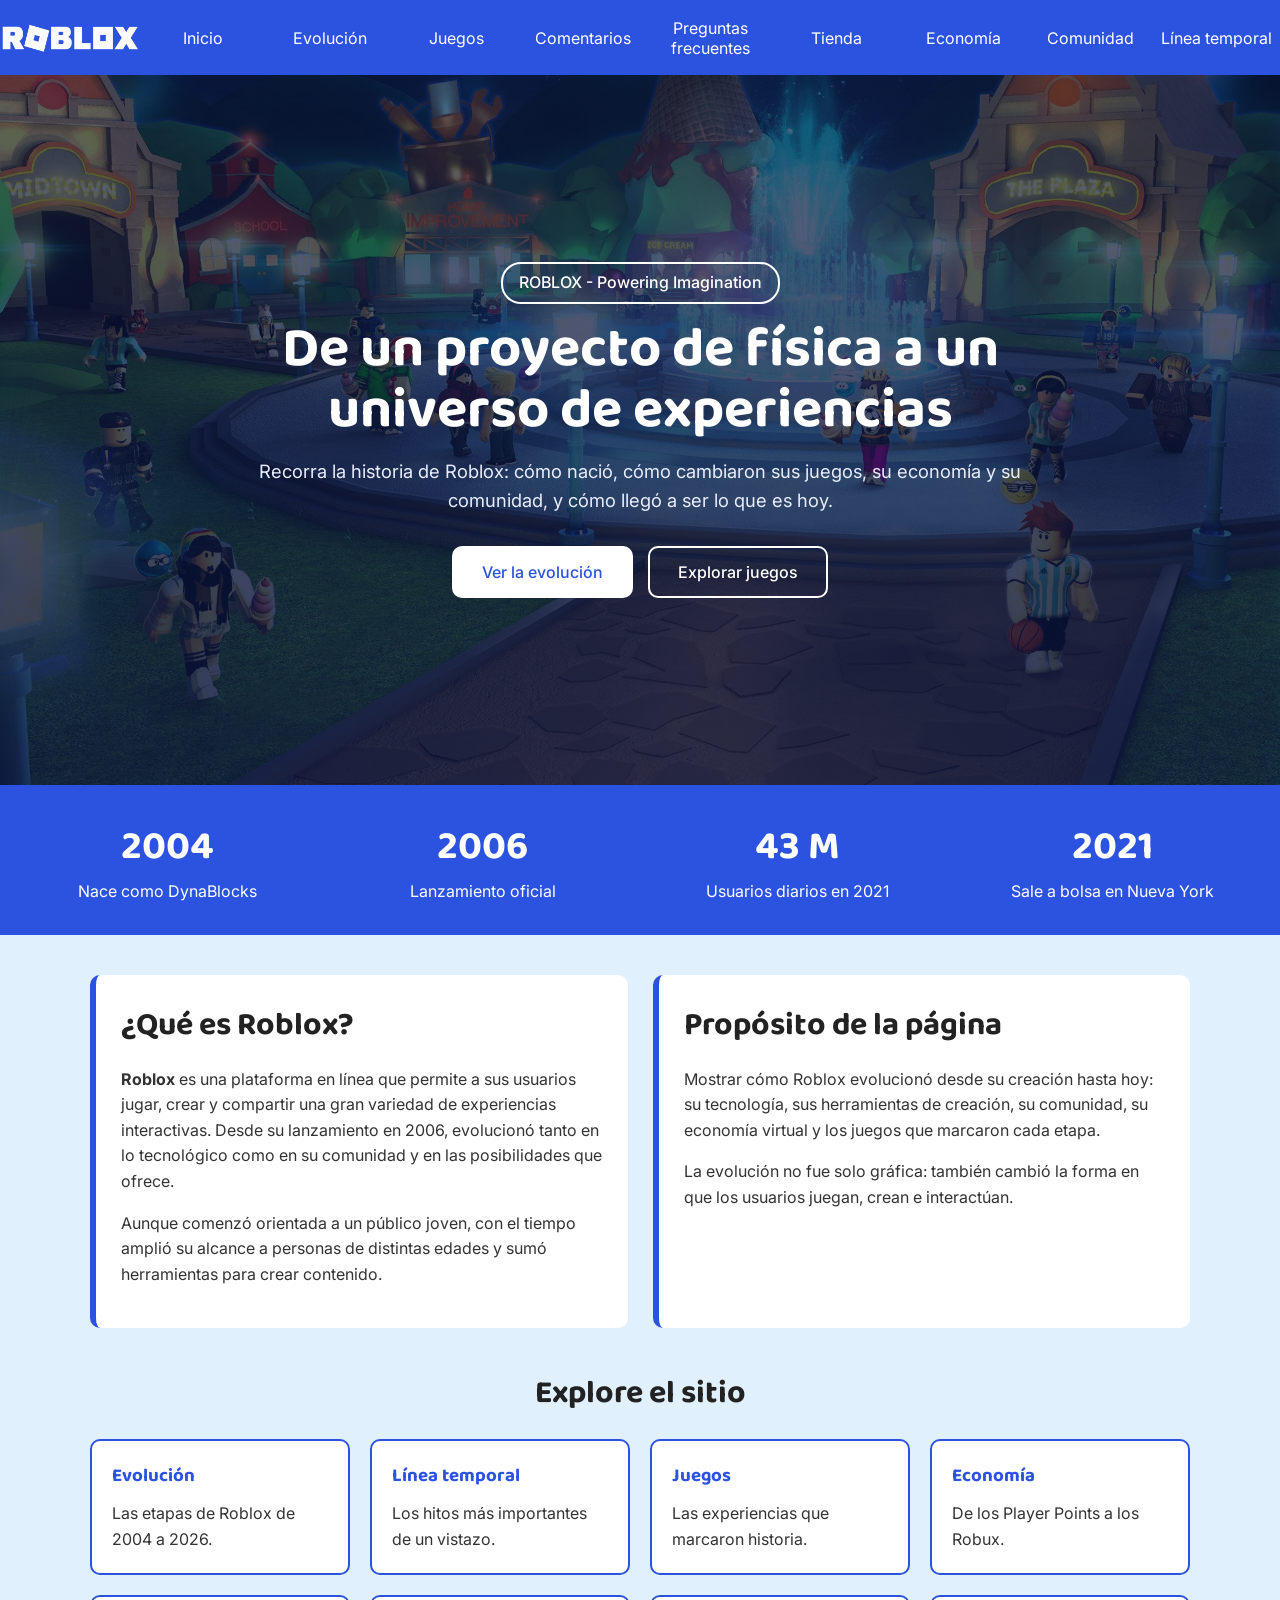
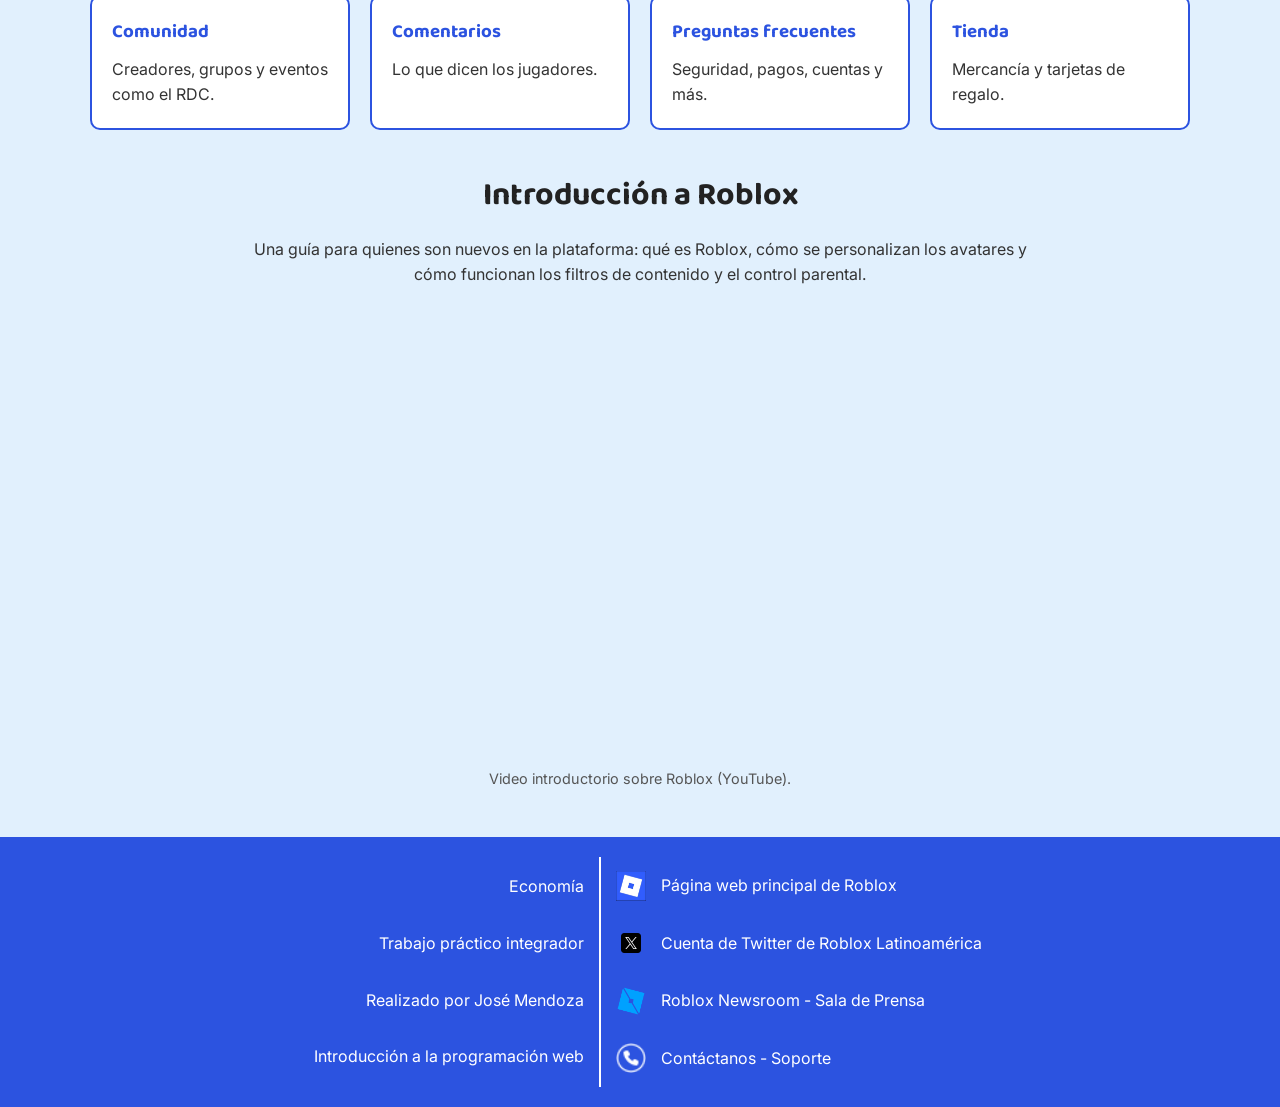
<file: index.html>
<!DOCTYPE html>
<html lang="es">
    <head>
        <meta charset="UTF-8">
        <meta name="author" content="José Mendoza">
        <meta name="description" content="Recorrido por la evolución de Roblox: su historia, sus juegos, su economía y su comunidad, desde 2004 hasta la actualidad.">
        <meta name="keywords" content="Roblox, historia, evolución, juegos, economía, comunidad">
        <meta name="viewport" content="width=device-width, initial-scale=1.0">
        <meta name="robots" content="index, follow">
        <meta name="theme-color" content="#2c53e0">
        <meta property="og:title" content="Roblox: su evolución">
        <meta property="og:description" content="De un pequeño proyecto de física a un ecosistema global de experiencias, comunidades y economía digital.">
        <title>Roblox: su evolución | Inicio</title>
        <link rel="icon" href="./Images/roblox_favicon.jpg">
        <link rel="preconnect" href="https://fonts.googleapis.com">
        <link href="https://fonts.googleapis.com/css2?family=Baloo+2:wght@600;700&family=Inter:wght@400;500&display=swap" rel="stylesheet">
        <link rel="stylesheet" href="./CSS/estilos_index.css">
    </head>
    <body>
        <!-- Enlace para saltar el menú (accesibilidad con teclado) -->
        <a class="saltar_menu" href="#contenido">Saltar al contenido principal</a>

        <!-- ENCABEZADO: logo + menú de navegación (sin cambios) -->
        <header>
            <nav>
                <div class="nav_logo">
                    <img src="./Images/roblox-logo-2022.png" height="50" width="140" alt="Logo de Roblox azul">
                </div>
                <div>
                    <a class="link" href="./index.html">Inicio</a>
                </div>
                <div>
                    <a class="link" href="./HTML/evolucion.html">Evolución</a>
                </div>
                <div>
                    <a class="link" href="./HTML/juegos.html">Juegos</a>
                </div>
                <div>
                    <a class="link" href="./HTML/testimonios.html">Comentarios</a>
                </div>
                <div>
                    <a class="link" href="./HTML/preguntas.html">Preguntas frecuentes</a>
                </div>
                <div>
                    <a class="link" href="./HTML/tienda.html">Tienda</a>
                </div>
                <div>
                    <a class="link" href="./HTML/economia.html">Economía</a>
                </div>
                <div>
                    <a class="link" href="./HTML/comunidad.html">Comunidad</a>
                </div>
                <div>
                    <a class="link" href="./HTML/lineatemp.html">Línea temporal</a>
                </div>
            </nav>
        </header>

        <main id="contenido">

            <!-- PORTADA: lo primero que ve la persona al entrar -->
            <section class="hero">
                <div class="hero_contenido">
                    <p class="hero_etiqueta">ROBLOX - Powering Imagination</p>
                    <h1>De un proyecto de física a un universo de experiencias</h1>
                    <p class="hero_texto">Recorra la historia de Roblox: cómo nació, cómo cambiaron sus juegos, su economía y su comunidad, y cómo llegó a ser lo que es hoy.</p>
                    <div class="hero_botones">
                        <a class="boton_principal" href="./HTML/evolucion.html">Ver la evolución</a>
                        <a class="boton_secundario" href="./HTML/juegos.html">Explorar juegos</a>
                    </div>
                </div>
            </section>

            <!-- DATOS CLAVE: resumen rápido con cifras que ya aparecen en el sitio -->
            <section class="datos" aria-label="Datos clave de Roblox">
                <div class="dato">
                    <p class="dato_numero">2004</p>
                    <p class="dato_texto">Nace como DynaBlocks</p>
                </div>
                <div class="dato">
                    <p class="dato_numero">2006</p>
                    <p class="dato_texto">Lanzamiento oficial</p>
                </div>
                <div class="dato">
                    <p class="dato_numero">43 M</p>
                    <p class="dato_texto">Usuarios diarios en 2021</p>
                </div>
                <div class="dato">
                    <p class="dato_numero">2021</p>
                    <p class="dato_texto">Sale a bolsa en Nueva York</p>
                </div>
            </section>

            <!-- ¿QUÉ ES ROBLOX? y propósito de la página -->
            <section class="presentacion">
                <article>
                    <h2>¿Qué es Roblox?</h2>
                    <p><strong>Roblox</strong> es una plataforma en línea que permite a sus usuarios jugar, crear y compartir una gran variedad de experiencias interactivas. Desde su lanzamiento en 2006, evolucionó tanto en lo tecnológico como en su comunidad y en las posibilidades que ofrece.</p>
                    <p>Aunque comenzó orientada a un público joven, con el tiempo amplió su alcance a personas de distintas edades y sumó herramientas para crear contenido.</p>
                </article>
                <article>
                    <h2>Propósito de la página</h2>
                    <p>Mostrar cómo Roblox evolucionó desde su creación hasta hoy: su tecnología, sus herramientas de creación, su comunidad, su economía virtual y los juegos que marcaron cada etapa.</p>
                    <p>La evolución no fue solo gráfica: también cambió la forma en que los usuarios juegan, crean e interactúan.</p>
                </article>
            </section>

            <!-- ACCESOS A LAS SECCIONES: tarjetas que enlazan al resto del sitio -->
            <section class="secciones">
                <h2>Explore el sitio</h2>
                <div class="secciones_tarjetas">
                    <a class="tarjeta_seccion" href="./HTML/evolucion.html">
                        <h3>Evolución</h3>
                        <p>Las etapas de Roblox de 2004 a 2026.</p>
                    </a>
                    <a class="tarjeta_seccion" href="./HTML/lineatemp.html">
                        <h3>Línea temporal</h3>
                        <p>Los hitos más importantes de un vistazo.</p>
                    </a>
                    <a class="tarjeta_seccion" href="./HTML/juegos.html">
                        <h3>Juegos</h3>
                        <p>Las experiencias que marcaron historia.</p>
                    </a>
                    <a class="tarjeta_seccion" href="./HTML/economia.html">
                        <h3>Economía</h3>
                        <p>De los Player Points a los Robux.</p>
                    </a>
                    <a class="tarjeta_seccion" href="./HTML/comunidad.html">
                        <h3>Comunidad</h3>
                        <p>Creadores, grupos y eventos como el RDC.</p>
                    </a>
                    <a class="tarjeta_seccion" href="./HTML/testimonios.html">
                        <h3>Comentarios</h3>
                        <p>Lo que dicen los jugadores.</p>
                    </a>
                    <a class="tarjeta_seccion" href="./HTML/preguntas.html">
                        <h3>Preguntas frecuentes</h3>
                        <p>Seguridad, pagos, cuentas y más.</p>
                    </a>
                    <a class="tarjeta_seccion" href="./HTML/tienda.html">
                        <h3>Tienda</h3>
                        <p>Mercancía y tarjetas de regalo.</p>
                    </a>
                </div>
            </section>

            <!-- VIDEO INTRODUCTORIO -->
            <section class="video_intro">
                <h2>Introducción a Roblox</h2>
                <p>Una guía para quienes son nuevos en la plataforma: qué es Roblox, cómo se personalizan los avatares y cómo funcionan los filtros de contenido y el control parental.</p>
                <figure>
                    <iframe src="https://www.youtube-nocookie.com/embed/DZo6u0c7DWk?si=-XJjkBUV9zBy3HRP" title="Video introductorio: qué es Roblox, avatares y seguridad" allow="accelerometer; clipboard-write; encrypted-media; gyroscope; picture-in-picture; web-share" referrerpolicy="strict-origin-when-cross-origin" allowfullscreen loading="lazy"></iframe>
                    <figcaption>Video introductorio sobre Roblox (YouTube).</figcaption>
                </figure>
            </section>
        </main>

        <!-- PIE DE PÁGINA (sin cambios) -->
        <footer>
            <div class="lad_izq">
                <p>Economía</p>
                <p>Trabajo práctico integrador</p>
                <p>Realizado por José Mendoza</p>
                <p>Introducción a la programación web</p>
            </div>
            <div class="lad_der">
                <div>
                    <a href="https://www.roblox.com/home" target="_blank" rel="noopener noreferrer">
                        <img src="./Images/icono-roblox.jpg" alt="Icono de Roblox">
                    </a>
                    <p>Página web principal de Roblox</p>
                </div>
                <div>
                    <a href="https://x.com/Roblox" target="_blank" rel="noopener noreferrer">
                        <img src="./Images/icono-twitter.webp" alt="Icono de Twitter/X">
                    </a>
                    <p>Cuenta de Twitter de Roblox Latinoamérica</p>
                </div>
                <div>
                    <a href="https://about.roblox.com/es/newsroom" target="_blank" rel="noopener noreferrer">
                        <img src="./Images/icono-roblox-studio.png" alt="Icono de Roblox Newsroom">
                    </a>
                    <p>Roblox Newsroom - Sala de Prensa</p>
                </div>
                <div>
                    <a href="./HTML/contacto.html">
                        <img src="./Images/telephone.png" alt="Icono de contacto">
                    </a>
                    <p>Contáctanos - Soporte</p>
                </div>
            </div>
        </footer>
    </body>
</html>
</file>
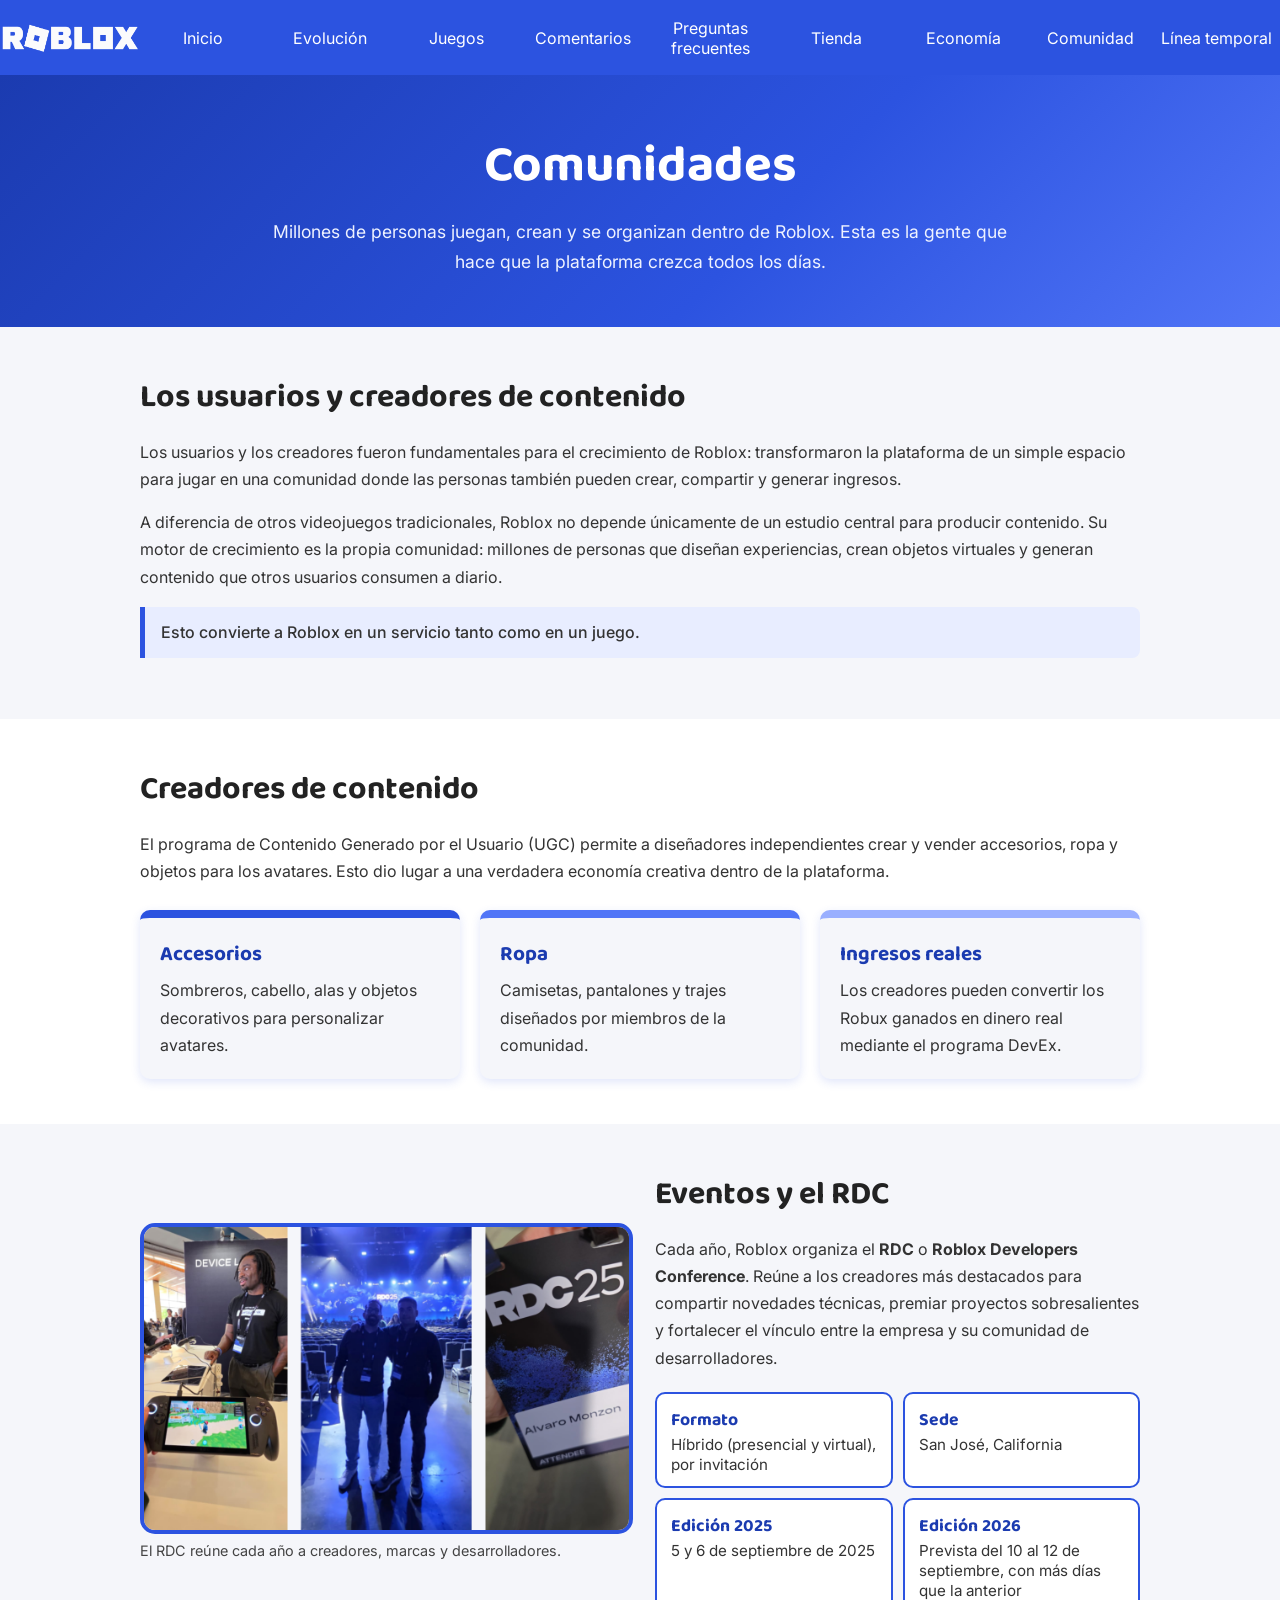
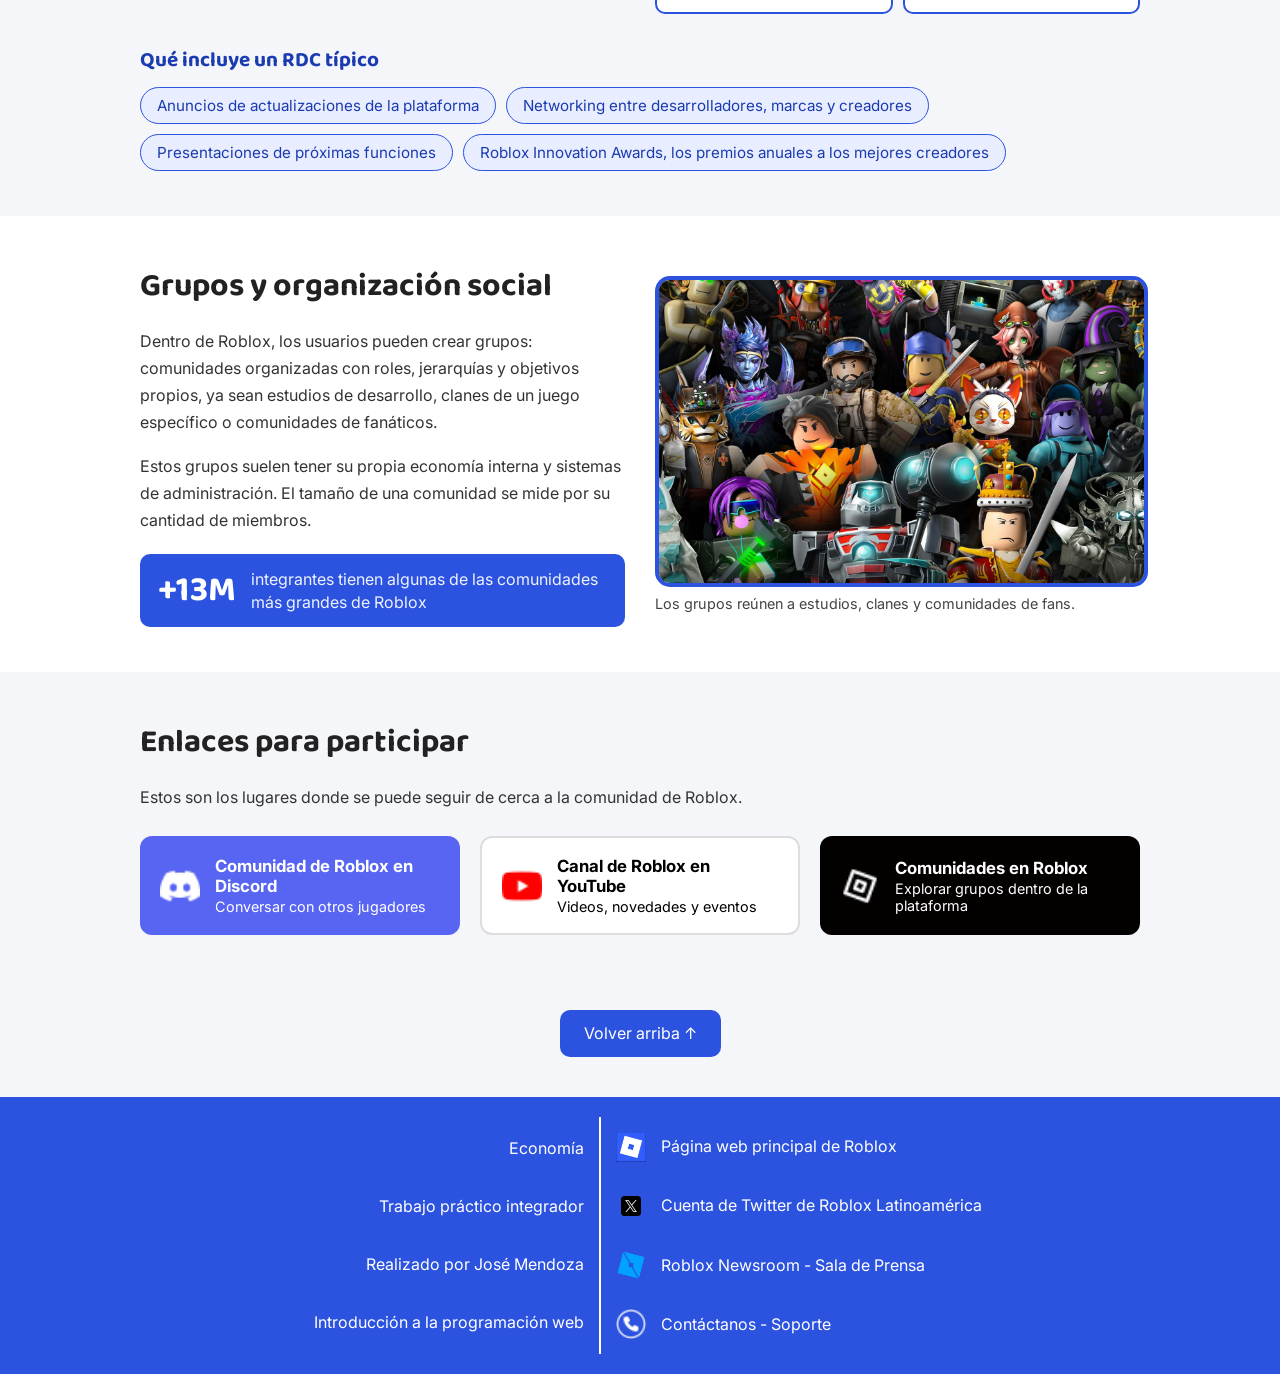
<file: HTML/comunidad.html>
<!DOCTYPE html>
<html lang="es">
    <head>
        <meta charset="UTF-8">
        <meta name="author" content="José Mendoza">
        <meta name="description" content="Cómo está conformada la comunidad de Roblox: usuarios, creadores de contenido, eventos como el RDC, grupos y enlaces para participar.">
        <meta name="keywords" content="Roblox, comunidad, creadores, UGC, grupos, eventos, RDC">
        <meta name="viewport" content="width=device-width, initial-scale=1.0">
        <meta name="robots" content="index, follow">
        <meta name="theme-color" content="#2c53e0">
        <title>Comunidad de Roblox | Creadores, grupos y eventos</title>
        <link rel="icon" href="../Images/roblox_favicon.jpg">
        <link rel="preconnect" href="https://fonts.googleapis.com">
        <link href="https://fonts.googleapis.com/css2?family=Baloo+2:wght@600;700&family=Inter:wght@400;500&display=swap" rel="stylesheet">
        <link rel="stylesheet" href="../CSS/estilos_comunidad.css">
    </head>
    <body id="inicio_pagina">
        <!-- Enlace para saltar el menú (accesibilidad con teclado) -->
        <a class="saltar_menu" href="#contenido">Saltar al contenido principal</a>

        <!-- ENCABEZADO: logo + menú de navegación -->
        <header>
            <nav>
                <div class="nav_logo">
                    <img src="../Images/roblox-logo-2022.png" height="50" width="140" alt="Logo de Roblox azul">
                </div>
                <div>
                    <a class="link" href="../index.html">Inicio</a>
                </div>
                <div>
                    <a class="link" href="./evolucion.html">Evolución</a>
                </div>
                <div>
                    <a class="link" href="./juegos.html">Juegos</a>
                </div>
                <div>
                    <a class="link" href="./testimonios.html">Comentarios</a>
                </div>
                <div>
                    <a class="link" href="./preguntas.html">Preguntas frecuentes</a>
                </div>
                <div>
                    <a class="link" href="./tienda.html">Tienda</a>
                </div>
                <div>
                    <a class="link" href="./economia.html">Economía</a>
                </div>
                <div>
                    <a class="link" href="./comunidad.html">Comunidad</a>
                </div>
                <div>
                    <a class="link" href="./lineatemp.html">Línea temporal</a>
                </div>
            </nav>
        </header>

        <main id="contenido">

            <!-- PORTADA DE LA SECCIÓN -->
            <section class="portada">
                <h1>Comunidades</h1>
                <p>Millones de personas juegan, crean y se organizan dentro de Roblox. Esta es la gente que hace que la plataforma crezca todos los días.</p>
            </section>

            <!-- USUARIOS Y CREADORES -->
            <section class="bloque" id="usuarios">
                <div class="bloque_interior">
                    <h2>Los usuarios y creadores de contenido</h2>
                    <p>Los usuarios y los creadores fueron fundamentales para el crecimiento de Roblox: transformaron la plataforma de un simple espacio para jugar en una comunidad donde las personas también pueden crear, compartir y generar ingresos.</p>
                    <p>A diferencia de otros videojuegos tradicionales, Roblox no depende únicamente de un estudio central para producir contenido. Su motor de crecimiento es la propia comunidad: millones de personas que diseñan experiencias, crean objetos virtuales y generan contenido que otros usuarios consumen a diario.</p>
                    <p class="destacado">Esto convierte a Roblox en un servicio tanto como en un juego.</p>
                </div>
            </section>

            <!-- CREADORES DE CONTENIDO (UGC) -->
            <section class="bloque_claro" id="creadores">
                <div class="bloque_interior">
                    <h2>Creadores de contenido</h2>
                    <p>El programa de Contenido Generado por el Usuario (UGC) permite a diseñadores independientes crear y vender accesorios, ropa y objetos para los avatares. Esto dio lugar a una verdadera economía creativa dentro de la plataforma.</p>
                    <div class="contenedor_tarjetas">
                        <article class="tarjeta t1">
                            <h3>Accesorios</h3>
                            <p>Sombreros, cabello, alas y objetos decorativos para personalizar avatares.</p>
                        </article>
                        <article class="tarjeta t2">
                            <h3>Ropa</h3>
                            <p>Camisetas, pantalones y trajes diseñados por miembros de la comunidad.</p>
                        </article>
                        <article class="tarjeta t3">
                            <h3>Ingresos reales</h3>
                            <p>Los creadores pueden convertir los Robux ganados en dinero real mediante el programa DevEx.</p>
                        </article>
                    </div>
                </div>
            </section>

            <!-- EVENTOS Y RDC -->
            <section class="bloque" id="eventos">
                <div class="bloque_interior dos_columnas">
                    <figure class="figura">
                        <img src="../Images/RDC25-asistentes.webp" alt="Asistentes durante la conferencia de desarrolladores RDC 2025">
                        <figcaption>El RDC reúne cada año a creadores, marcas y desarrolladores.</figcaption>
                    </figure>
                    <div class="texto_columna">
                        <h2>Eventos y el RDC</h2>
                        <p>Cada año, Roblox organiza el <strong>RDC</strong> o <strong>Roblox Developers Conference</strong>. Reúne a los creadores más destacados para compartir novedades técnicas, premiar proyectos sobresalientes y fortalecer el vínculo entre la empresa y su comunidad de desarrolladores.</p>
                        <ul class="datos_rdc">
                            <li><strong>Formato</strong><span>Híbrido (presencial y virtual), por invitación</span></li>
                            <li><strong>Sede</strong><span>San José, California</span></li>
                            <li><strong>Edición 2025</strong><span>5 y 6 de septiembre de 2025</span></li>
                            <li><strong>Edición 2026</strong><span>Prevista del 10 al 12 de septiembre, con más días que la anterior</span></li>
                        </ul>
                    </div>
                </div>
                <div class="bloque_interior">
                    <h3>Qué incluye un RDC típico</h3>
                    <ul class="etiquetas">
                        <li>Anuncios de actualizaciones de la plataforma</li>
                        <li>Networking entre desarrolladores, marcas y creadores</li>
                        <li>Presentaciones de próximas funciones</li>
                        <li>Roblox Innovation Awards, los premios anuales a los mejores creadores</li>
                    </ul>
                </div>
            </section>

            <!-- GRUPOS Y ORGANIZACIÓN SOCIAL -->
            <section class="bloque_claro" id="grupos">
                <div class="bloque_interior dos_columnas invertido">
                    <figure class="figura">
                        <img src="../Images/roblox-characters.jpg" alt="Avatares de Roblox reunidos en grupo">
                        <figcaption>Los grupos reúnen a estudios, clanes y comunidades de fans.</figcaption>
                    </figure>
                    <div class="texto_columna">
                        <h2>Grupos y organización social</h2>
                        <p>Dentro de Roblox, los usuarios pueden crear grupos: comunidades organizadas con roles, jerarquías y objetivos propios, ya sean estudios de desarrollo, clanes de un juego específico o comunidades de fanáticos.</p>
                        <p>Estos grupos suelen tener su propia economía interna y sistemas de administración. El tamaño de una comunidad se mide por su cantidad de miembros.</p>
                        <p class="cifra"><strong>+13M</strong><span>integrantes tienen algunas de las comunidades más grandes de Roblox</span></p>
                    </div>
                </div>
            </section>

            <!-- ENLACES PARA PARTICIPAR -->
            <section class="bloque" id="enlaces">
                <div class="bloque_interior">
                    <h2>Enlaces para participar</h2>
                    <p>Estos son los lugares donde se puede seguir de cerca a la comunidad de Roblox.</p>
                    <div class="enlaces">
                        <a class="enlace_tarjeta enlace_discord" href="https://discord.gg/robloxunofficial" target="_blank" rel="noopener noreferrer">
                            <img src="../Images/discord.png" alt="">
                            <span class="enlace_texto">
                                <strong>Comunidad de Roblox en Discord</strong>
                                <span>Conversar con otros jugadores</span>
                            </span>
                            <span class="solo_lectores">(se abre en una pestaña nueva)</span>
                        </a>
                        <a class="enlace_tarjeta enlace_youtube" href="https://www.youtube.com/Roblox" target="_blank" rel="noopener noreferrer">
                            <img src="../Images/youtube.png" alt="">
                            <span class="enlace_texto">
                                <strong>Canal de Roblox en YouTube</strong>
                                <span>Videos, novedades y eventos</span>
                            </span>
                            <span class="solo_lectores">(se abre en una pestaña nueva)</span>
                        </a>
                        <a class="enlace_tarjeta enlace_roblox" href="https://www.roblox.com/communities" target="_blank" rel="noopener noreferrer">
                            <img src="../Images/roblox.png" alt="">
                            <span class="enlace_texto">
                                <strong>Comunidades en Roblox</strong>
                                <span>Explorar grupos dentro de la plataforma</span>
                            </span>
                            <span class="solo_lectores">(se abre en una pestaña nueva)</span>
                        </a>
                    </div>
                </div>
            </section>

            <!-- VOLVER ARRIBA -->
            <p class="volver_arriba"><a href="#inicio_pagina">Volver arriba ↑</a></p>
        </main>

        <!-- PIE DE PÁGINA -->
        <footer>
            <div class="lad_izq">
                <p>Economía</p>
                <p>Trabajo práctico integrador</p>
                <p>Realizado por José Mendoza</p>
                <p>Introducción a la programación web</p>
            </div>
            <div class="lad_der">
                <div>
                    <a href="https://www.roblox.com/home" target="_blank" rel="noopener noreferrer">
                        <img src="../Images/icono-roblox.jpg" alt="Icono de Roblox">
                    </a>
                    <p>Página web principal de Roblox</p>
                </div>
                <div>
                    <a href="https://x.com/Roblox" target="_blank" rel="noopener noreferrer">
                        <img src="../Images/icono-twitter.webp" alt="Icono de Twitter/X">
                    </a>
                    <p>Cuenta de Twitter de Roblox Latinoamérica</p>
                </div>
                <div>
                    <a href="https://about.roblox.com/es/newsroom" target="_blank" rel="noopener noreferrer">
                        <img src="../Images/icono-roblox-studio.png" alt="Icono de Roblox Newsroom">
                    </a>
                    <p>Roblox Newsroom - Sala de Prensa</p>
                </div>
                <div>
                    <a href="./contacto.html">
                        <img src="../Images/telephone.png" alt="Icono de contacto">
                    </a>
                    <p>Contáctanos - Soporte</p>
                </div>
            </div>
        </footer>
    </body>
</html>
</file>
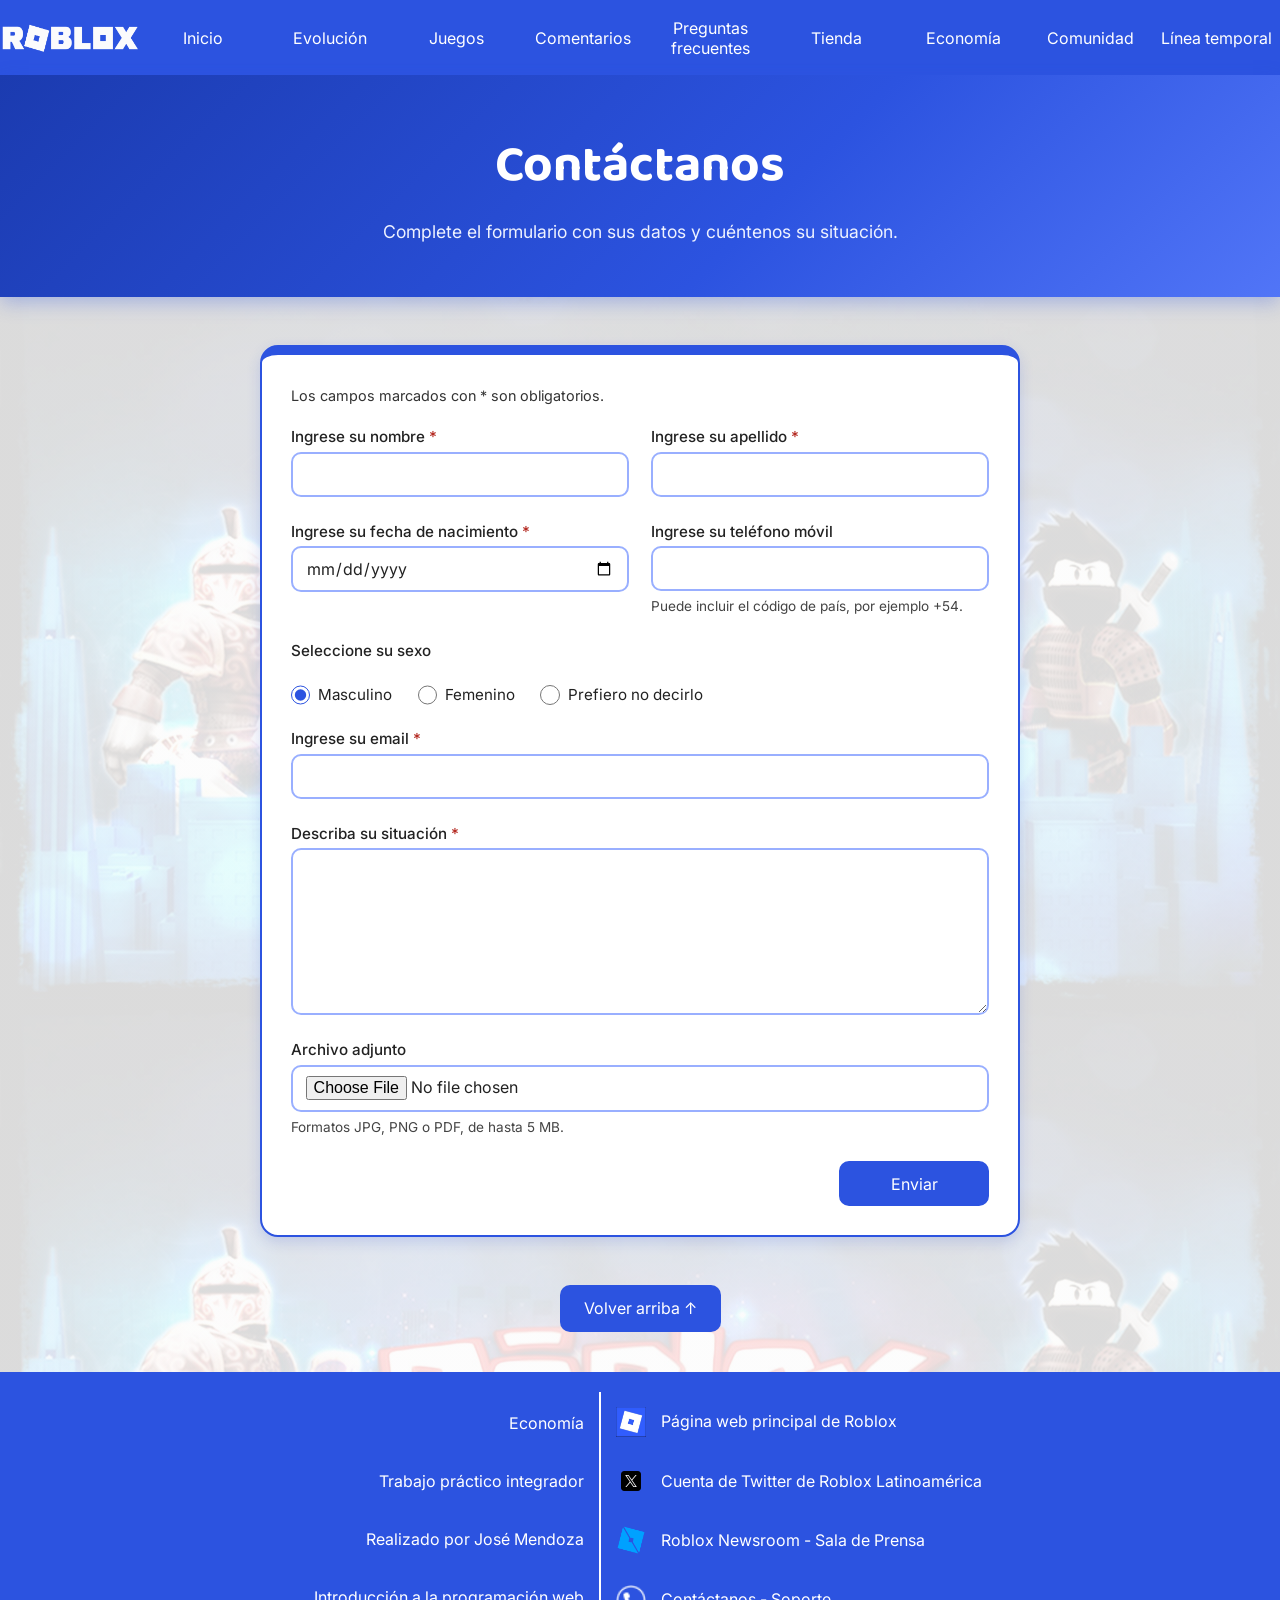
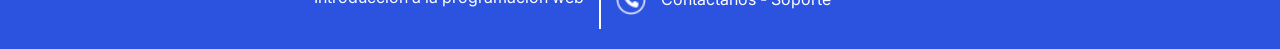
<file: HTML/contacto.html>
<!DOCTYPE html>
<html lang="es">
    <head>
        <meta charset="UTF-8">
        <meta name="author" content="José Mendoza">
        <meta name="description" content="Formulario de contacto para enviar consultas, sugerencias o pedidos de ayuda sobre este sitio de Roblox.">
        <meta name="keywords" content="Roblox, contacto, ayuda, soporte, formulario">
        <meta name="viewport" content="width=device-width, initial-scale=1.0">
        <meta name="robots" content="index, follow">
        <meta name="theme-color" content="#2c53e0">
        <title>Contáctanos | Soporte y consultas sobre Roblox</title>
        <link rel="icon" href="../Images/roblox_favicon.jpg">
        <link rel="preconnect" href="https://fonts.googleapis.com">
        <link href="https://fonts.googleapis.com/css2?family=Baloo+2:wght@600;700&family=Inter:wght@400;500&display=swap" rel="stylesheet">
        <link rel="stylesheet" href="../CSS/estilos_contacto.css">
        <script src="../JS/script_contacto.js" defer></script>
    </head>
    <body id="inicio_pagina">
        <!-- Enlace para saltar el menú (accesibilidad con teclado) -->
        <a class="saltar_menu" href="#contenido">Saltar al contenido principal</a>

        <!-- ENCABEZADO: logo + menú de navegación -->
        <header>
            <nav>
                <div class="nav_logo">
                    <img src="../Images/roblox-logo-2022.png" height="50" width="140" alt="Logo de Roblox azul">
                </div>
                <div>
                    <a class="link" href="../index.html">Inicio</a>
                </div>
                <div>
                    <a class="link" href="./evolucion.html">Evolución</a>
                </div>
                <div>
                    <a class="link" href="./juegos.html">Juegos</a>
                </div>
                <div>
                    <a class="link" href="./testimonios.html">Comentarios</a>
                </div>
                <div>
                    <a class="link" href="./preguntas.html">Preguntas frecuentes</a>
                </div>
                <div>
                    <a class="link" href="./tienda.html">Tienda</a>
                </div>
                <div>
                    <a class="link" href="./economia.html">Economía</a>
                </div>
                <div>
                    <a class="link" href="./comunidad.html">Comunidad</a>
                </div>
                <div>
                    <a class="link" href="./lineatemp.html">Línea temporal</a>
                </div>
            </nav>
        </header>

        <main id="contenido">

            <!-- PORTADA DE LA SECCIÓN -->
            <section class="portada">
                <h1>Contáctanos</h1>
                <p>Complete el formulario con sus datos y cuéntenos su situación.</p>
            </section>

            <!-- FORMULARIO -->
            <section class="contacto">
                <form class="formulario" id="formulario_contacto" action="#" method="post">
                    <p class="formulario_nota">Los campos marcados con <span aria-hidden="true">*</span> son obligatorios.</p>

                    <div class="campo">
                        <label for="nombre">Ingrese su nombre <span class="obligatorio" aria-hidden="true">*</span></label>
                        <input type="text" id="nombre" name="nombre" autocomplete="given-name" required data-validar aria-describedby="error_nombre">
                        <p class="campo_error" id="error_nombre"></p>
                    </div>
                    <div class="campo">
                        <label for="apellido">Ingrese su apellido <span class="obligatorio" aria-hidden="true">*</span></label>
                        <input type="text" id="apellido" name="apellido" autocomplete="family-name" required data-validar aria-describedby="error_apellido">
                        <p class="campo_error" id="error_apellido"></p>
                    </div>
                    <div class="campo">
                        <label for="fecha-nacimiento">Ingrese su fecha de nacimiento <span class="obligatorio" aria-hidden="true">*</span></label>
                        <input type="date" id="fecha-nacimiento" name="fecha-nacimiento" autocomplete="bday" data-validar aria-describedby="error_fecha-nacimiento" required>
                        <p class="campo_error" id="error_fecha-nacimiento"></p>
                    </div>
                    <div class="campo">
                        <label for="telefono">Ingrese su teléfono móvil</label>
                        <input type="tel" id="telefono" name="telefono" autocomplete="tel" inputmode="tel" data-validar aria-describedby="ayuda_telefono error_telefono">
                        <p class="campo_ayuda" id="ayuda_telefono">Puede incluir el código de país, por ejemplo +54.</p>
                        <p class="campo_error" id="error_telefono"></p>
                    </div>
                    <fieldset class="campo campo_ancho">
                        <legend>Seleccione su sexo</legend>
                        <br>
                        <div class="opciones">
                            <div class="opcion">
                                <input type="radio" name="sexo" id="masculino" value="masculino" checked>
                                <label for="masculino">Masculino</label>
                            </div>
                            <div class="opcion">
                                <input type="radio" name="sexo" id="femenino" value="femenino">
                                <label for="femenino">Femenino</label>
                            </div>
                            <div class="opcion">
                                <input type="radio" name="sexo" id="no-indica" value="no-indica">
                                <label for="no-indica">Prefiero no decirlo</label>
                            </div>
                        </div>
                        <p class="campo_error" id="error_sexo"></p>
                    </fieldset>
                    <div class="campo campo_ancho">
                        <label for="email">Ingrese su email <span class="obligatorio" aria-hidden="true">*</span></label>
                        <input type="email" id="email" name="email" autocomplete="email" required data-validar aria-describedby="error_email">
                        <p class="campo_error" id="error_email"></p>
                    </div>
                    <div class="campo campo_ancho">
                        <label for="descripcion">Describa su situación <span class="obligatorio" aria-hidden="true">*</span></label>
                        <textarea id="descripcion" name="descripcion" rows="6" required data-validar aria-describedby="error_descripcion"></textarea>
                        <p class="campo_error" id="error_descripcion"></p>
                    </div>
                    <div class="campo campo_ancho">
                        <label for="archivo">Archivo adjunto</label>
                        <input type="file" id="archivo" name="archivo" accept=".jpg,.jpeg,.png,.pdf" data-validar aria-describedby="ayuda_archivo error_archivo">
                        <p class="campo_ayuda" id="ayuda_archivo">Formatos JPG, PNG o PDF, de hasta 5 MB.</p>
                        <p class="campo_error" id="error_archivo"></p>
                    </div>

                    <div class="formulario_acciones">
                        <!-- role="alert": un lector de pantalla lo anuncia apenas aparece -->
                        <p class="formulario_resumen" id="resumen_errores" role="alert"></p>
                        <button type="submit" class="boton">Enviar</button>
                    </div>
                </form>

                <!-- MENSAJE DE GRACIAS: está oculto y JS lo muestra cuando el formulario se envía bien -->
                <section class="confirmacion" id="confirmacion" aria-labelledby="titulo_confirmacion" hidden>
                    <h2 id="titulo_confirmacion" tabindex="-1">¡Gracias!</h2>
                    <p>Hemos recibido su consulta.</p>
                    <button type="button" class="boton" id="otra_consulta">Enviar otra consulta</button>
                </section>
            </section>

            <!-- VOLVER ARRIBA -->
            <p class="volver_arriba"><a href="#inicio_pagina">Volver arriba ↑</a></p>
        </main>

        <!-- PIE DE PÁGINA -->
        <footer>
            <div class="lad_izq">
                <p>Economía</p>
                <p>Trabajo práctico integrador</p>
                <p>Realizado por José Mendoza</p>
                <p>Introducción a la programación web</p>
            </div>
            <div class="lad_der">
                <div>
                    <a href="https://www.roblox.com/home" target="_blank" rel="noopener noreferrer">
                        <img src="../Images/icono-roblox.jpg" alt="Icono de Roblox">
                    </a>
                    <p>Página web principal de Roblox</p>
                </div>
                <div>
                    <a href="https://x.com/Roblox" target="_blank" rel="noopener noreferrer">
                        <img src="../Images/icono-twitter.webp" alt="Icono de Twitter/X">
                    </a>
                    <p>Cuenta de Twitter de Roblox Latinoamérica</p>
                </div>
                <div>
                    <a href="https://about.roblox.com/es/newsroom" target="_blank" rel="noopener noreferrer">
                        <img src="../Images/icono-roblox-studio.png" alt="Icono de Roblox Newsroom">
                    </a>
                    <p>Roblox Newsroom - Sala de Prensa</p>
                </div>
                <div>
                    <a href="./contacto.html">
                        <img src="../Images/telephone.png" alt="Icono de contacto">
                    </a>
                    <p>Contáctanos - Soporte</p>
                </div>
            </div>
        </footer>
    </body>
</html>
</file>
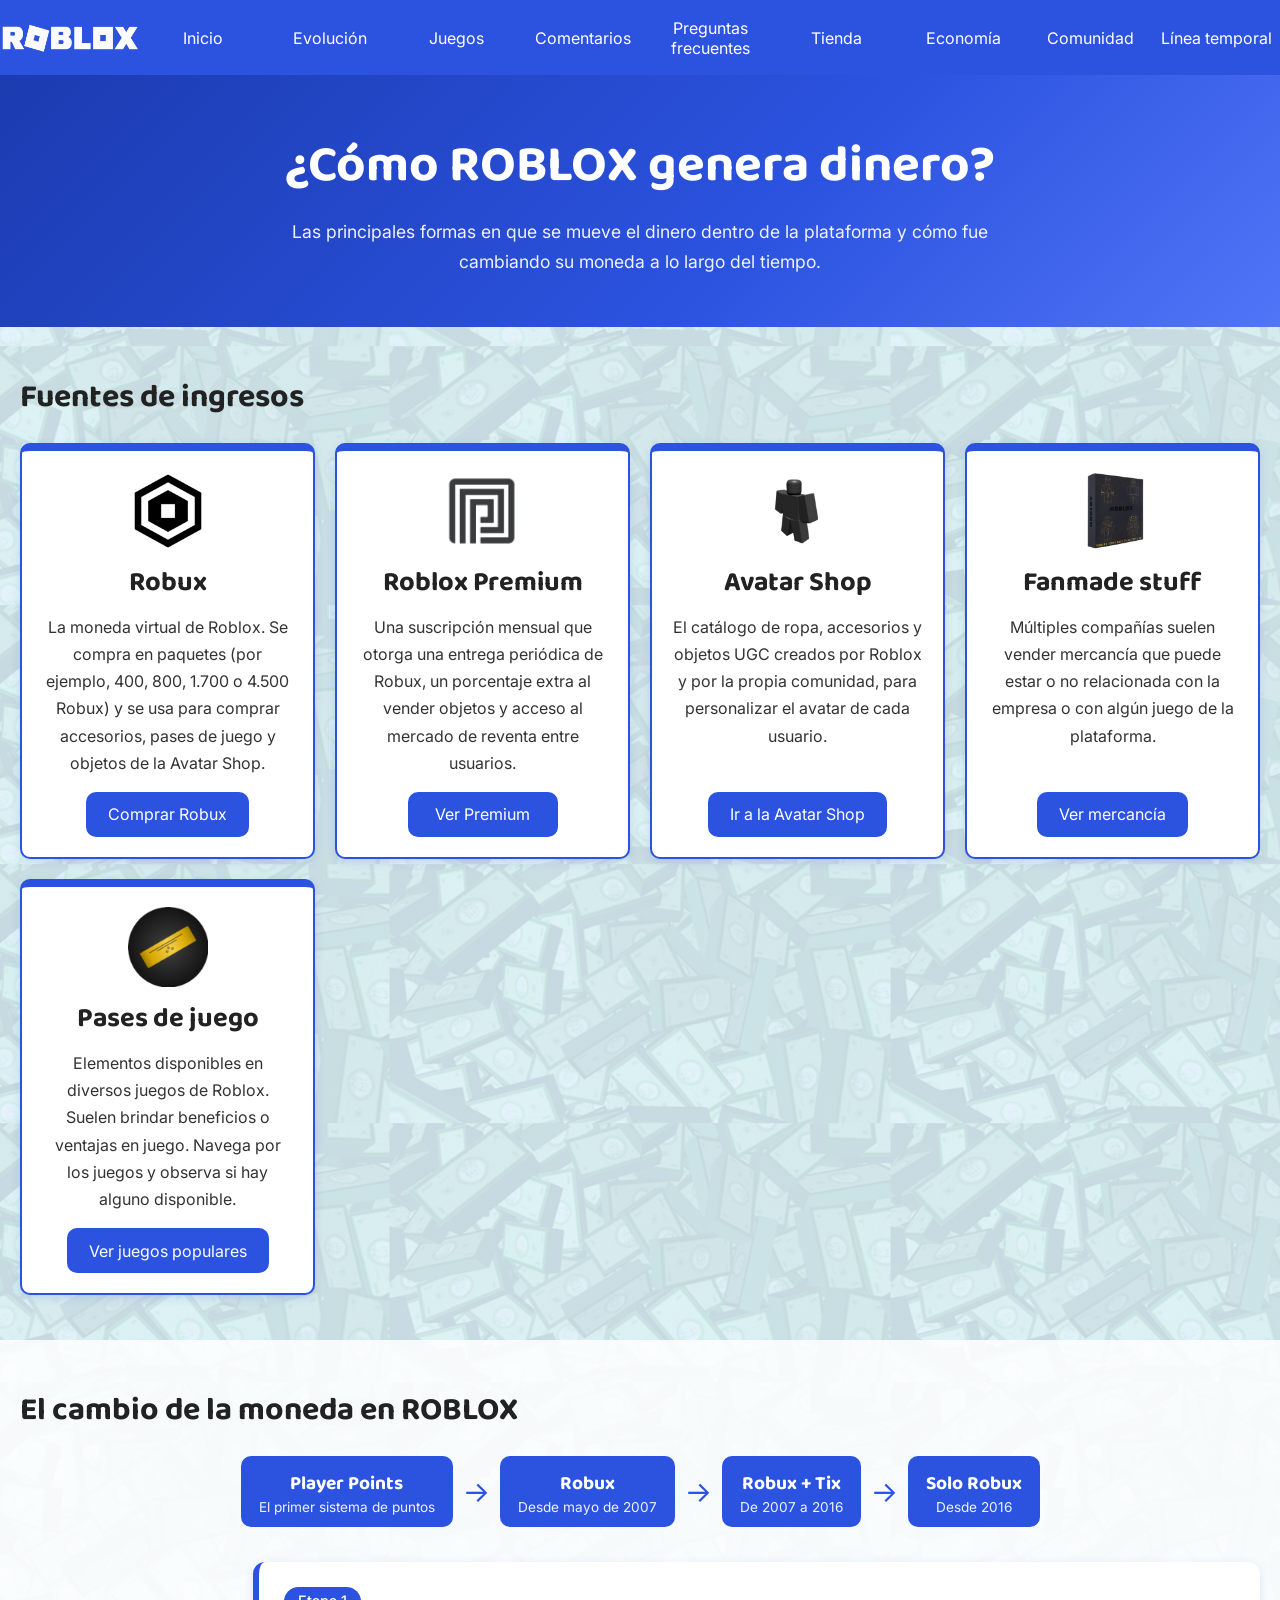
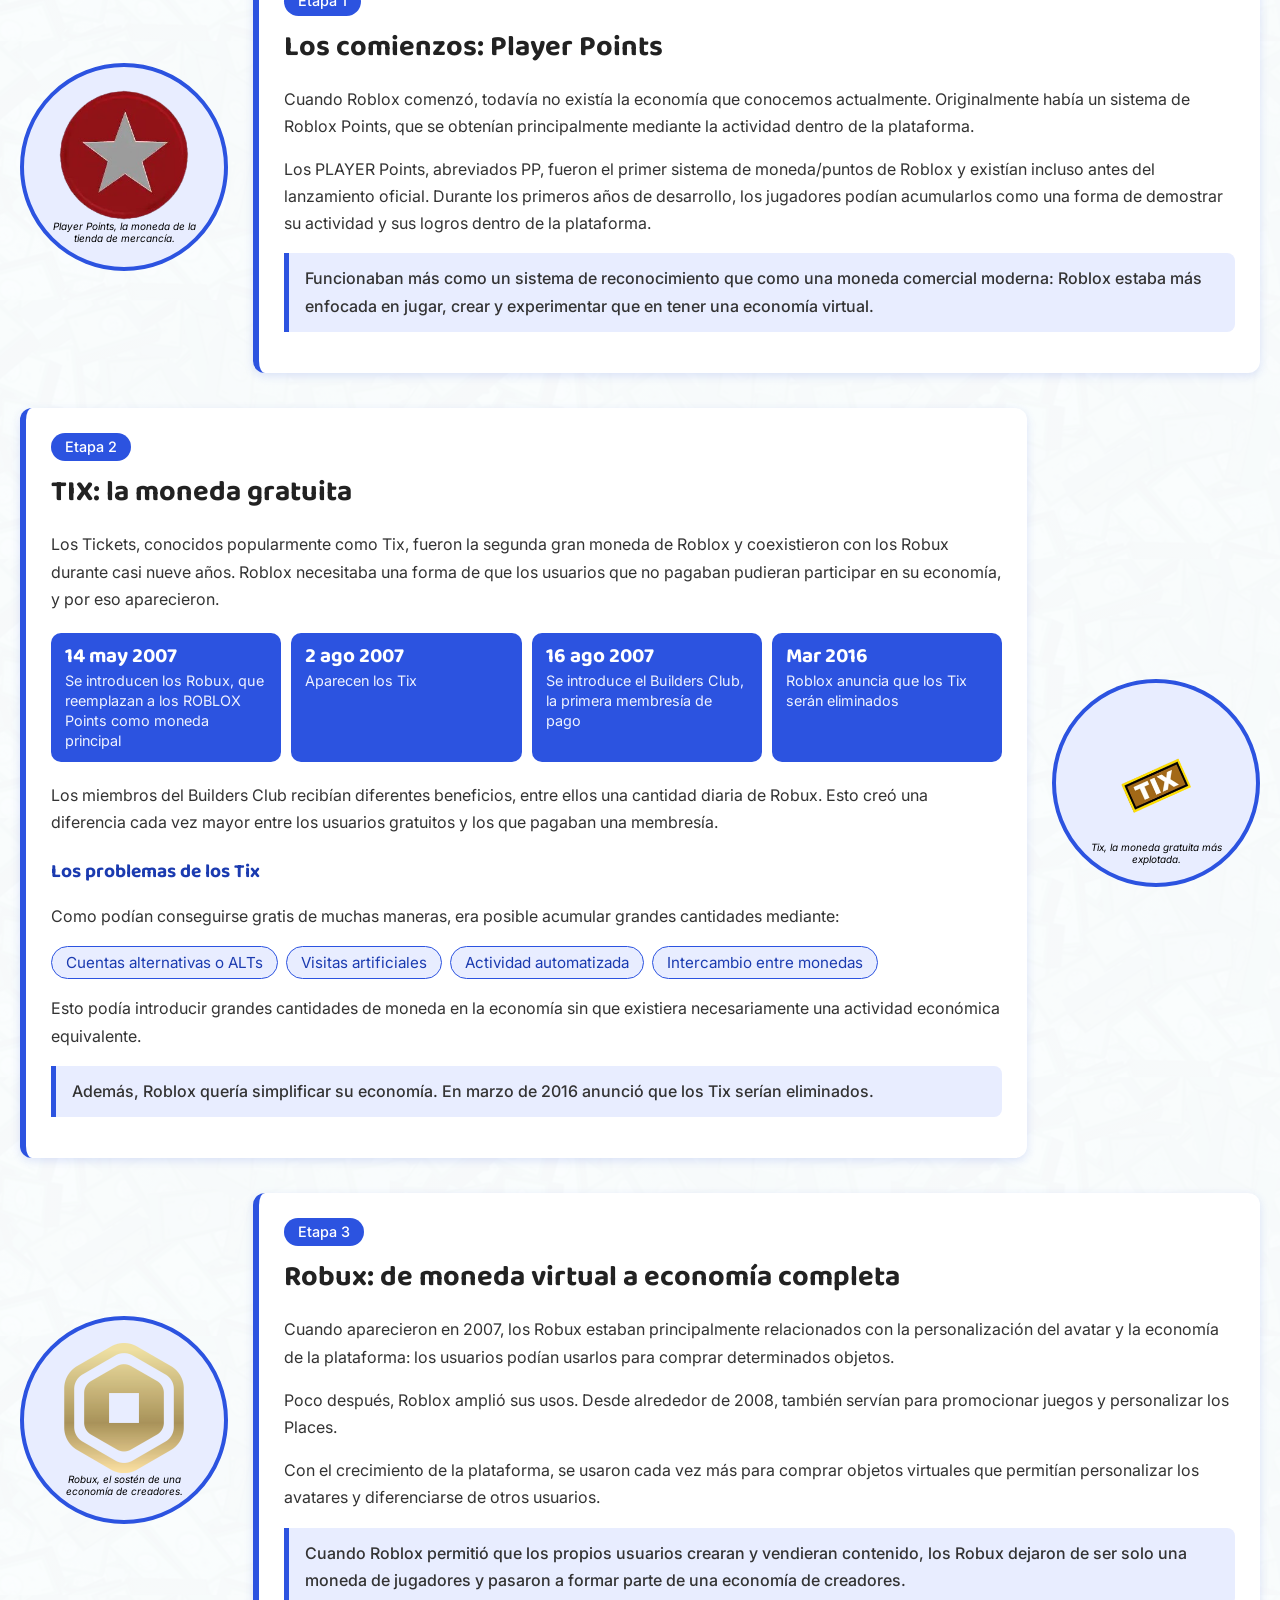
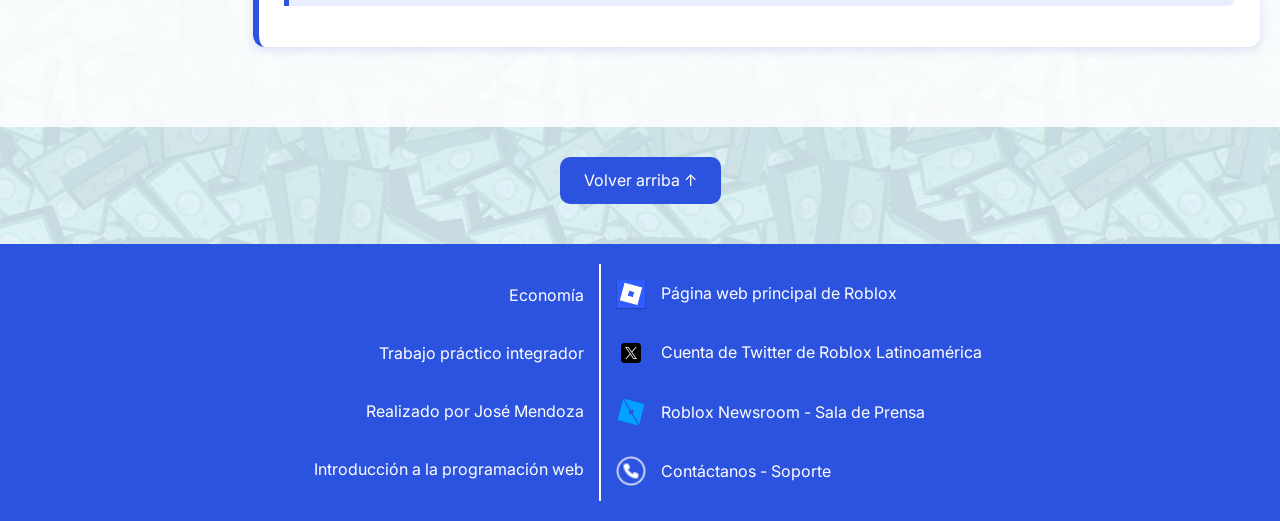
<file: HTML/economia.html>
<!DOCTYPE html>
<html lang="es">
    <head>
        <meta charset="UTF-8">
        <meta name="author" content="José Mendoza">
        <meta name="description" content="La economía de Roblox a través de los años: cómo genera dinero la plataforma y cómo cambió su moneda, de los Player Points a los Robux.">
        <meta name="keywords" content="Roblox, economía, Robux, Tix, Player Points, Premium, Avatar Shop">
        <meta name="viewport" content="width=device-width, initial-scale=1.0">
        <meta name="robots" content="index, follow">
        <meta name="theme-color" content="#2c53e0">
        <title>Economía de Roblox | Robux, Tix y Player Points</title>
        <link rel="icon" href="../Images/roblox_favicon.jpg">
        <link rel="preconnect" href="https://fonts.googleapis.com">
        <link href="https://fonts.googleapis.com/css2?family=Baloo+2:wght@600;700&family=Inter:wght@400;500&display=swap" rel="stylesheet">
        <link rel="stylesheet" href="../CSS/estilos_economia.css">
    </head>
    <body id="inicio_pagina">
        <!-- Enlace para saltar el menú (accesibilidad con teclado) -->
        <a class="saltar_menu" href="#contenido">Saltar al contenido principal</a>

        <!-- ENCABEZADO: logo + menú de navegación -->
        <header>
            <nav>
                <div class="nav_logo">
                    <img src="../Images/roblox-logo-2022.png" height="50" width="140" alt="Logo de Roblox azul">
                </div>
                <div>
                    <a class="link" href="../index.html">Inicio</a>
                </div>
                <div>
                    <a class="link" href="./evolucion.html">Evolución</a>
                </div>
                <div>
                    <a class="link" href="./juegos.html">Juegos</a>
                </div>
                <div>
                    <a class="link" href="./testimonios.html">Comentarios</a>
                </div>
                <div>
                    <a class="link" href="./preguntas.html">Preguntas frecuentes</a>
                </div>
                <div>
                    <a class="link" href="./tienda.html">Tienda</a>
                </div>
                <div>
                    <a class="link" href="./economia.html">Economía</a>
                </div>
                <div>
                    <a class="link" href="./comunidad.html">Comunidad</a>
                </div>
                <div>
                    <a class="link" href="./lineatemp.html">Línea temporal</a>
                </div>
            </nav>
        </header>

        <main id="contenido">

            <!-- PORTADA DE LA SECCIÓN -->
            <section class="portada">
                <h1>¿Cómo ROBLOX genera dinero?</h1>
                <p>Las principales formas en que se mueve el dinero dentro de la plataforma y cómo fue cambiando su moneda a lo largo del tiempo.</p>
            </section>

            <!-- FUENTES DE INGRESOS: tarjetas -->
            <section class="bloque" id="ingresos">
                <div class="bloque_interior">
                    <h2>Fuentes de ingresos</h2>
                    <div class="tarjetas">
                        <article class="tarjeta">
                            <img src="../Images/robux.png" alt="Ícono de Robux" width="80" height="80">
                            <h3>Robux</h3>
                            <p>La moneda virtual de Roblox. Se compra en paquetes (por ejemplo, 400, 800, 1.700 o 4.500 Robux) y se usa para comprar accesorios, pases de juego y objetos de la Avatar Shop.</p>
                            <a class="boton" href="https://www.roblox.com/upgrades/robux?ctx=navpopover" target="_blank" rel="noopener noreferrer">Comprar Robux</a>
                        </article>
                        <article class="tarjeta">
                            <img src="../Images/icono-rblx-premium.png" alt="Ícono de Roblox Premium" width="80" height="80">
                            <h3>Roblox Premium</h3>
                            <p>Una suscripción mensual que otorga una entrega periódica de Robux, un porcentaje extra al vender objetos y acceso al mercado de reventa entre usuarios.</p>
                            <a class="boton" href="https://www.roblox.com/upgrades/robux?ctx=navpopover" target="_blank" rel="noopener noreferrer">Ver Premium</a>
                        </article>
                        <article class="tarjeta">
                            <img src="../Images/icono_avatar-shop.png" alt="Ícono de la Avatar Shop" width="80" height="80">
                            <h3>Avatar Shop</h3>
                            <p>El catálogo de ropa, accesorios y objetos UGC creados por Roblox y por la propia comunidad, para personalizar el avatar de cada usuario.</p>
                            <a class="boton" href="https://www.roblox.com/catalog?taxonomy=tZsUsd2BqGViQrJ9Vs3Wah&amp;salesTypeFilter=1" target="_blank" rel="noopener noreferrer">Ir a la Avatar Shop</a>
                        </article>
                        <article class="tarjeta">
                            <img src="../Images/imagen_mercancia-fanmade.png" alt="Mercancía de fans de Roblox" width="80" height="80">
                            <h3>Fanmade stuff</h3>
                            <p>Múltiples compañías suelen vender mercancía que puede estar o no relacionada con la empresa o con algún juego de la plataforma.</p>
                            <a class="boton" href="https://www.ositoazul.com.ar/juguetes-por-marca/roblox/" target="_blank" rel="noopener noreferrer">Ver mercancía</a>
                        </article>
                        <article class="tarjeta">
                            <img src="../Images/icono-gamepass.png" alt="Ícono de pase de juego de Roblox" width="80" height="80">
                            <h3>Pases de juego</h3>
                            <p>Elementos disponibles en diversos juegos de Roblox. Suelen brindar beneficios o ventajas en juego. Navega por los juegos y observa si hay alguno disponible.</p>
                            <a class="boton" href="https://www.roblox.com/charts" target="_blank" rel="noopener noreferrer">Ver juegos populares</a>
                        </article>
                    </div>
                </div>
            </section>

            <!-- EL CAMBIO DE LA MONEDA -->
            <section class="bloque_claro" id="monedas">
                <div class="bloque_interior">
                    <h2>El cambio de la moneda en ROBLOX</h2>

                    <!-- Resumen visual de las etapas -->
                    <ol class="resumen_monedas" aria-label="Resumen de las monedas de Roblox">
                        <li><strong>Player Points</strong><span>El primer sistema de puntos</span></li>
                        <li class="flecha" aria-hidden="true">→</li>
                        <li><strong>Robux</strong><span>Desde mayo de 2007</span></li>
                        <li class="flecha" aria-hidden="true">→</li>
                        <li><strong>Robux + Tix</strong><span>De 2007 a 2016</span></li>
                        <li class="flecha" aria-hidden="true">→</li>
                        <li><strong>Solo Robux</strong><span>Desde 2016</span></li>
                    </ol>

                    <ol class="monedas">

                        <!-- Etapa 1 -->
                        <li class="moneda" id="pp">
                            <figure class="moneda_figura">
                                <img src="../Images/player-points.png" alt="Player Points de Roblox">
                                <figcaption>Player Points, la moneda de la tienda de mercancía.</figcaption>
                            </figure>
                            <article class="moneda_texto">
                                <p class="etapa_etiqueta">Etapa 1</p>
                                <h3>Los comienzos: Player Points</h3>
                                <p>Cuando Roblox comenzó, todavía no existía la economía que conocemos actualmente. Originalmente había un sistema de Roblox Points, que se obtenían principalmente mediante la actividad dentro de la plataforma.</p>
                                <p>Los PLAYER Points, abreviados PP, fueron el primer sistema de moneda/puntos de Roblox y existían incluso antes del lanzamiento oficial. Durante los primeros años de desarrollo, los jugadores podían acumularlos como una forma de demostrar su actividad y sus logros dentro de la plataforma.</p>
                                <p class="destacado">Funcionaban más como un sistema de reconocimiento que como una moneda comercial moderna: Roblox estaba más enfocada en jugar, crear y experimentar que en tener una economía virtual.</p>
                            </article>
                        </li>

                        <!-- Etapa 2 -->
                        <li class="moneda" id="tix">
                            <figure class="moneda_figura">
                                <img src="../Images/tix.png" alt="Un Tix, la moneda gratuita de Roblox">
                                <figcaption>Tix, la moneda gratuita más explotada.</figcaption>
                            </figure>
                            <article class="moneda_texto">
                                <p class="etapa_etiqueta">Etapa 2</p>
                                <h3>TIX: la moneda gratuita</h3>
                                <p>Los Tickets, conocidos popularmente como Tix, fueron la segunda gran moneda de Roblox y coexistieron con los Robux durante casi nueve años. Roblox necesitaba una forma de que los usuarios que no pagaban pudieran participar en su economía, y por eso aparecieron.</p>

                                <ul class="fechas">
                                    <li><strong>14 may 2007</strong><span>Se introducen los Robux, que reemplazan a los ROBLOX Points como moneda principal</span></li>
                                    <li><strong>2 ago 2007</strong><span>Aparecen los Tix</span></li>
                                    <li><strong>16 ago 2007</strong><span>Se introduce el Builders Club, la primera membresía de pago</span></li>
                                    <li><strong>Mar 2016</strong><span>Roblox anuncia que los Tix serán eliminados</span></li>
                                </ul>

                                <p>Los miembros del Builders Club recibían diferentes beneficios, entre ellos una cantidad diaria de Robux. Esto creó una diferencia cada vez mayor entre los usuarios gratuitos y los que pagaban una membresía.</p>

                                <h4>Los problemas de los Tix</h4>
                                <p>Como podían conseguirse gratis de muchas maneras, era posible acumular grandes cantidades mediante:</p>
                                <ul class="etiquetas">
                                    <li>Cuentas alternativas o ALTs</li>
                                    <li>Visitas artificiales</li>
                                    <li>Actividad automatizada</li>
                                    <li>Intercambio entre monedas</li>
                                </ul>
                                <p>Esto podía introducir grandes cantidades de moneda en la economía sin que existiera necesariamente una actividad económica equivalente.</p>
                                <p class="destacado">Además, Roblox quería simplificar su economía. En marzo de 2016 anunció que los Tix serían eliminados.</p>
                            </article>
                        </li>

                        <!-- Etapa 3 -->
                        <li class="moneda" id="robux">
                            <figure class="moneda_figura">
                                <img src="../Images/icono-robux.webp" alt="Robux, la moneda actual de Roblox">
                                <figcaption>Robux, el sostén de una economía de creadores.</figcaption>
                            </figure>
                            <article class="moneda_texto">
                                <p class="etapa_etiqueta">Etapa 3</p>
                                <h3>Robux: de moneda virtual a economía completa</h3>
                                <p>Cuando aparecieron en 2007, los Robux estaban principalmente relacionados con la personalización del avatar y la economía de la plataforma: los usuarios podían usarlos para comprar determinados objetos.</p>
                                <p>Poco después, Roblox amplió sus usos. Desde alrededor de 2008, también servían para promocionar juegos y personalizar los Places.</p>
                                <p>Con el crecimiento de la plataforma, se usaron cada vez más para comprar objetos virtuales que permitían personalizar los avatares y diferenciarse de otros usuarios.</p>
                                <p class="destacado">Cuando Roblox permitió que los propios usuarios crearan y vendieran contenido, los Robux dejaron de ser solo una moneda de jugadores y pasaron a formar parte de una economía de creadores.</p>
                            </article>
                        </li>
                    </ol>
                </div>
            </section>

            <!-- VOLVER ARRIBA -->
            <p class="volver_arriba"><a href="#inicio_pagina">Volver arriba ↑</a></p>
        </main>

        <!-- PIE DE PÁGINA -->
        <footer>
            <div class="lad_izq">
                <p>Economía</p>
                <p>Trabajo práctico integrador</p>
                <p>Realizado por José Mendoza</p>
                <p>Introducción a la programación web</p>
            </div>
            <div class="lad_der">
                <div>
                    <a href="https://www.roblox.com/home" target="_blank" rel="noopener noreferrer">
                        <img src="../Images/icono-roblox.jpg" alt="Icono de Roblox">
                    </a>
                    <p>Página web principal de Roblox</p>
                </div>
                <div>
                    <a href="https://x.com/Roblox" target="_blank" rel="noopener noreferrer">
                        <img src="../Images/icono-twitter.webp" alt="Icono de Twitter/X">
                    </a>
                    <p>Cuenta de Twitter de Roblox Latinoamérica</p>
                </div>
                <div>
                    <a href="https://about.roblox.com/es/newsroom" target="_blank" rel="noopener noreferrer">
                        <img src="../Images/icono-roblox-studio.png" alt="Icono de Roblox Newsroom">
                    </a>
                    <p>Roblox Newsroom - Sala de Prensa</p>
                </div>
                <div>
                    <a href="./contacto.html">
                        <img src="../Images/telephone.png" alt="Icono de contacto">
                    </a>
                    <p>Contáctanos - Soporte</p>
                </div>
            </div>
        </footer>
    </body>
</html>
</file>
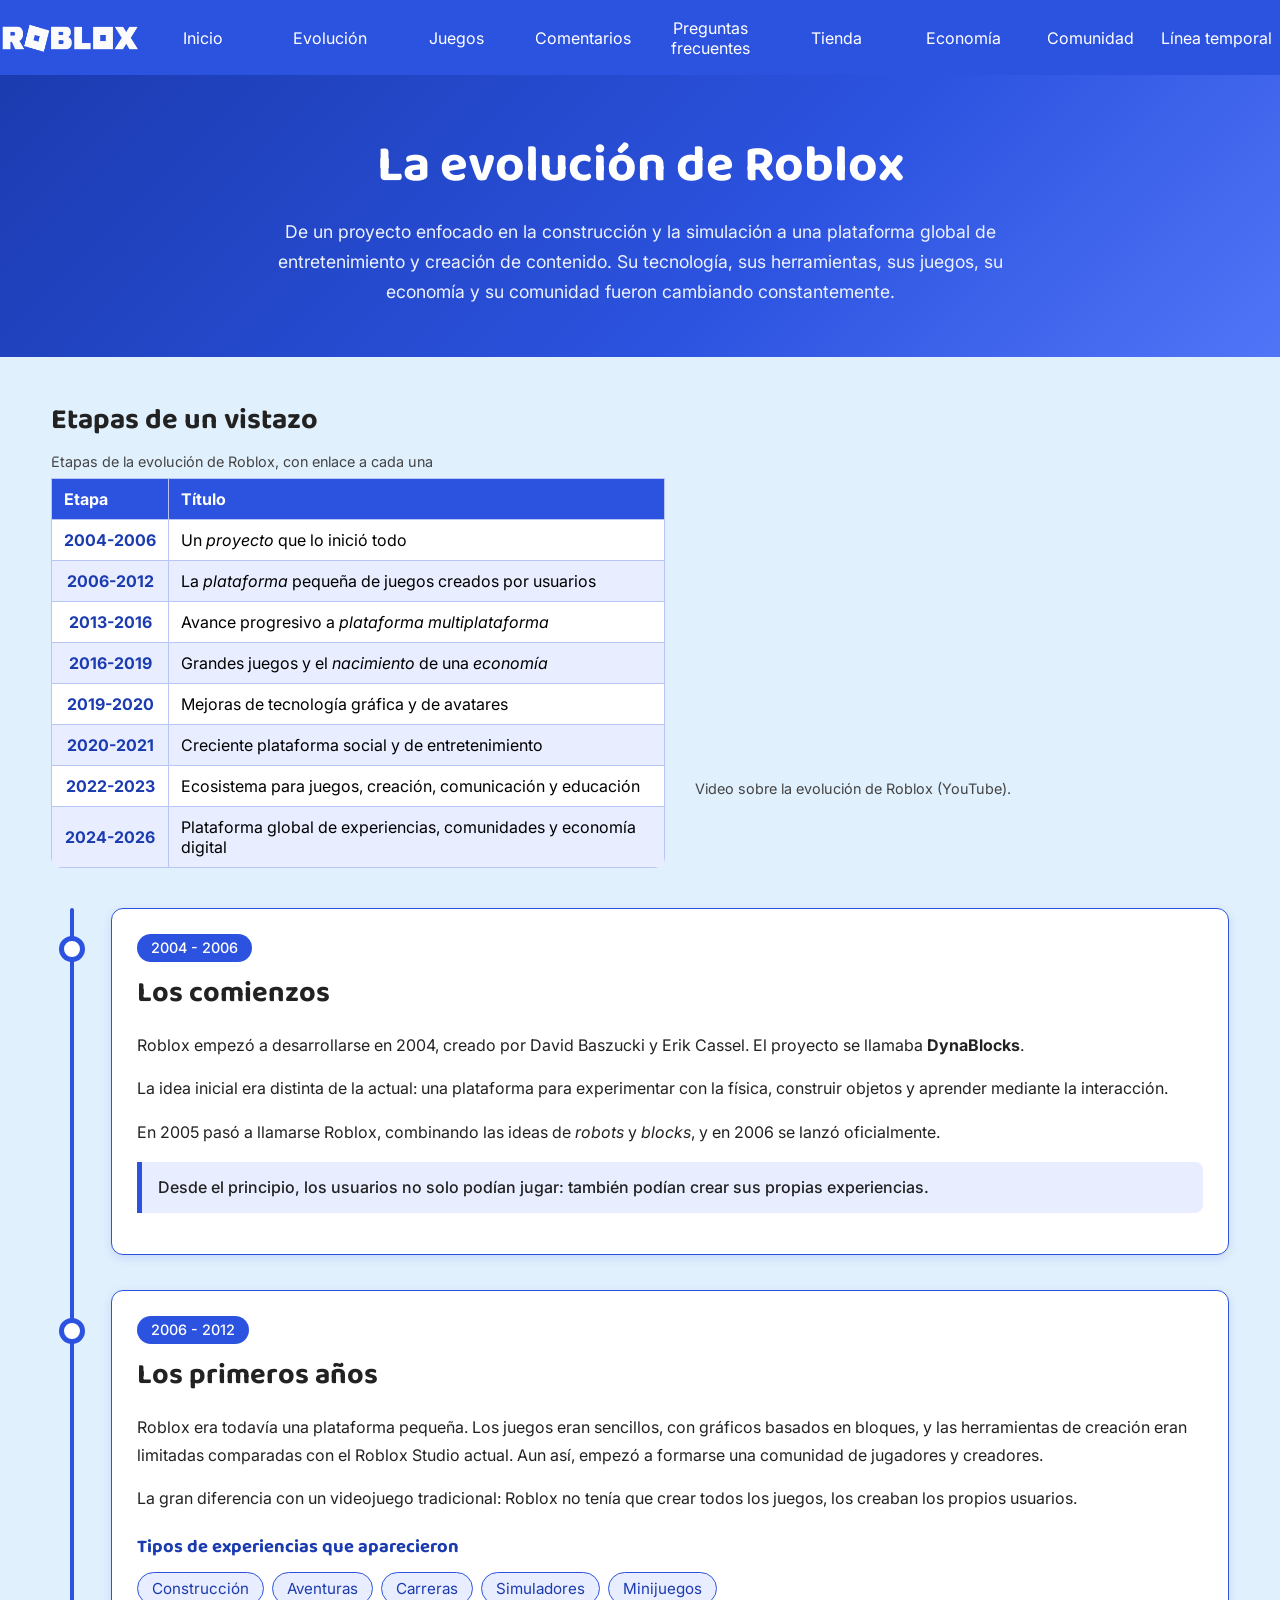
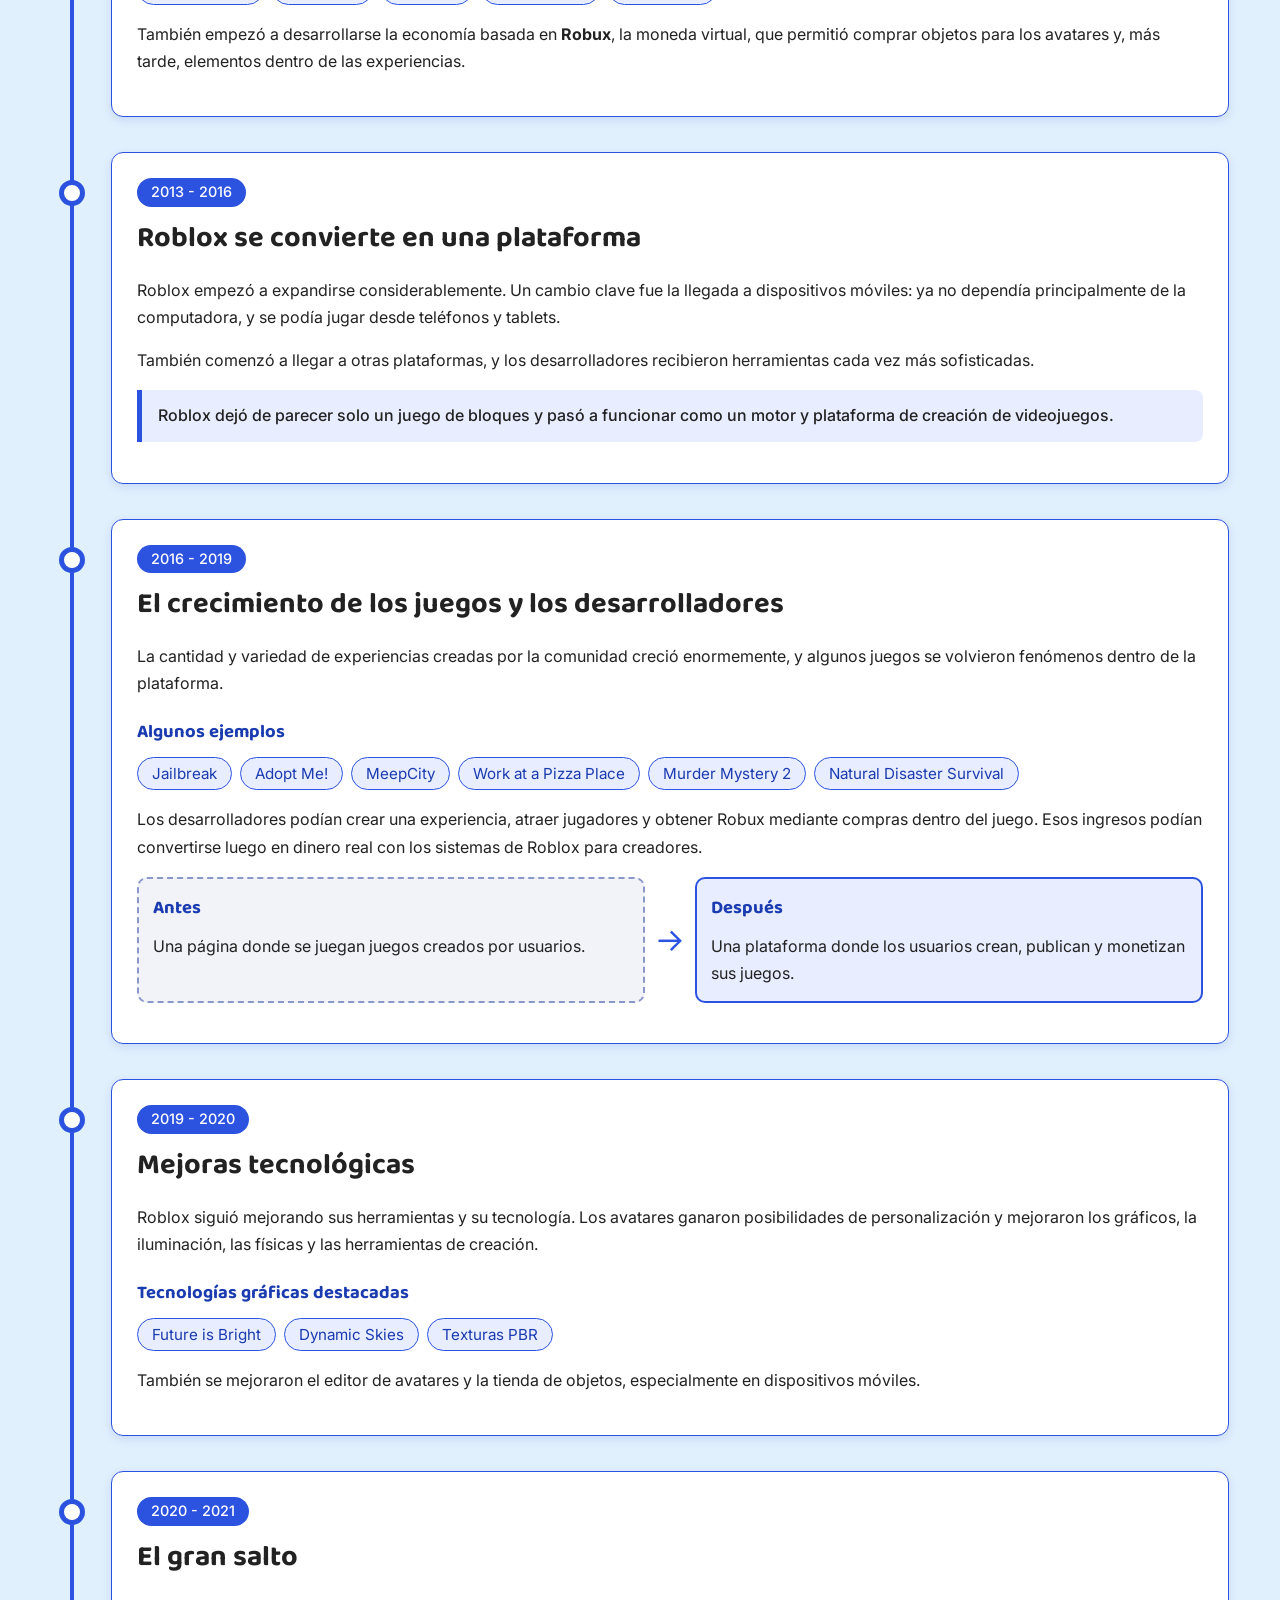
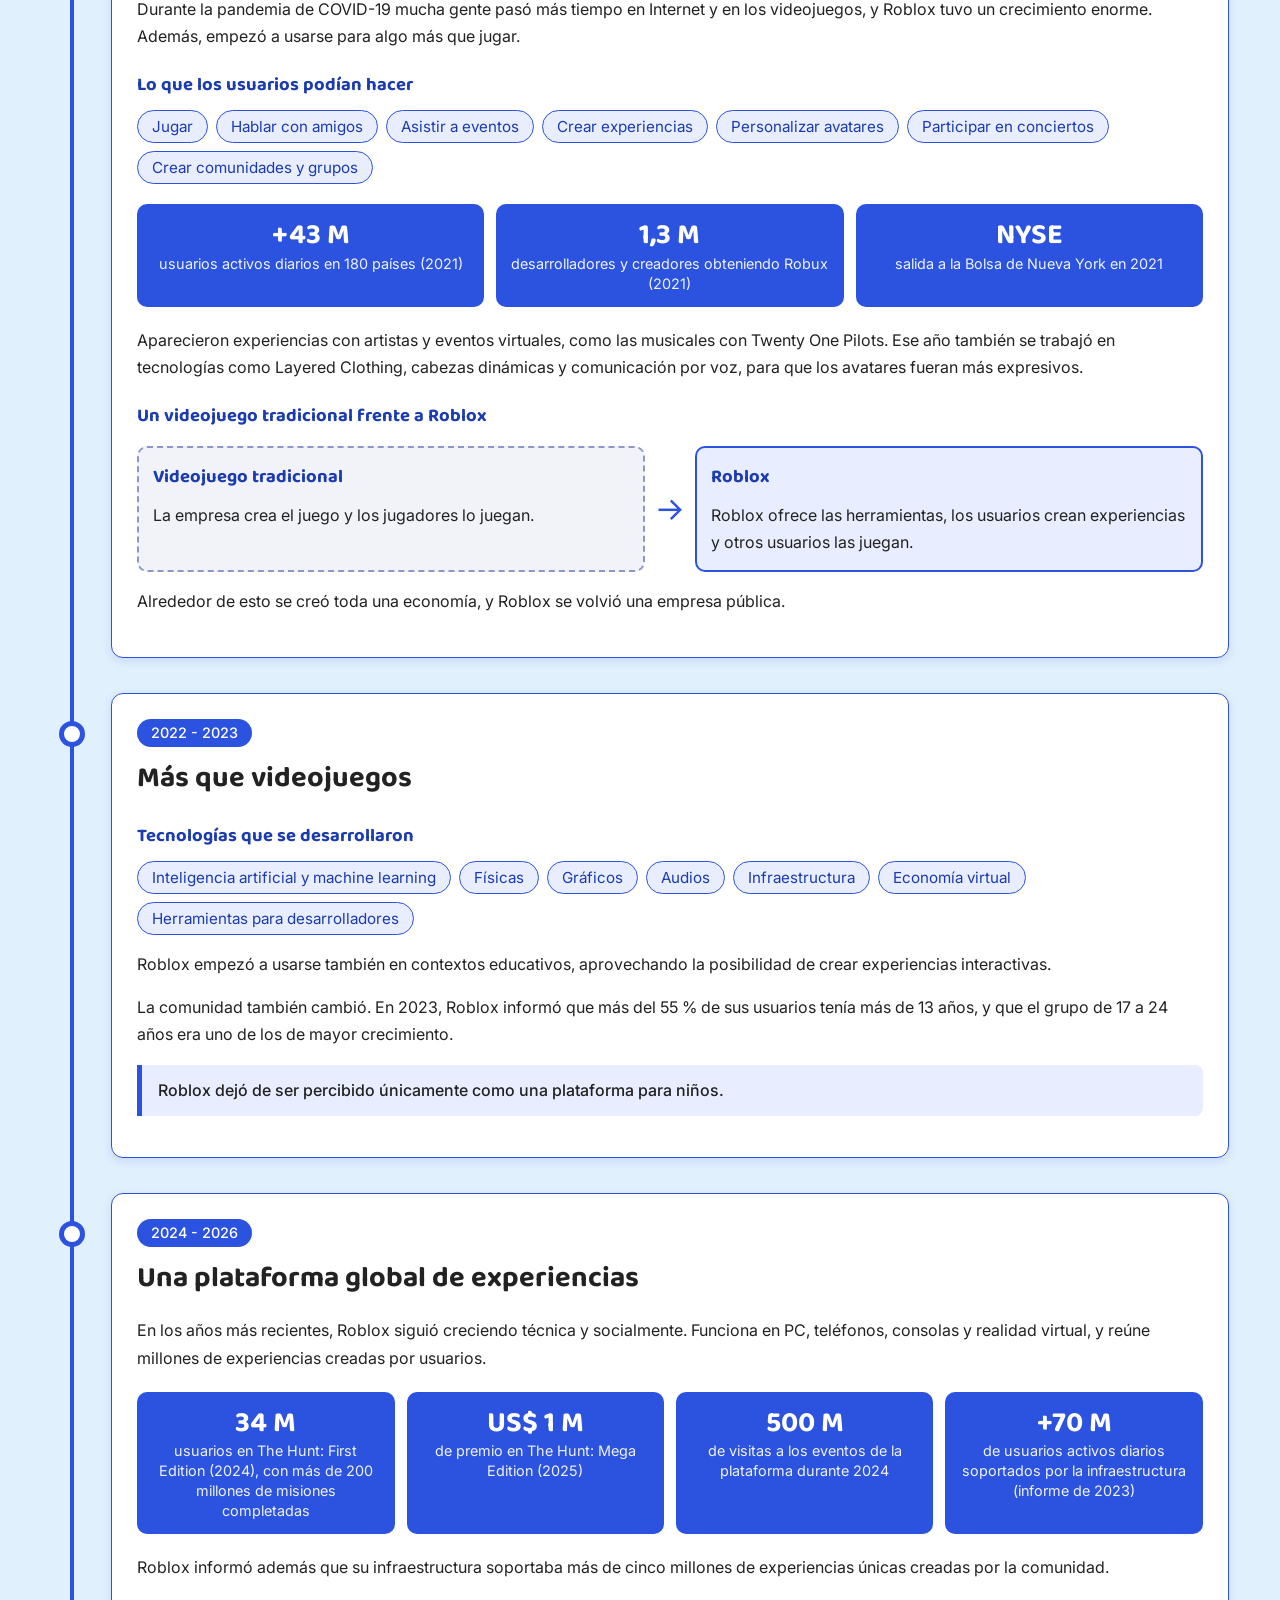
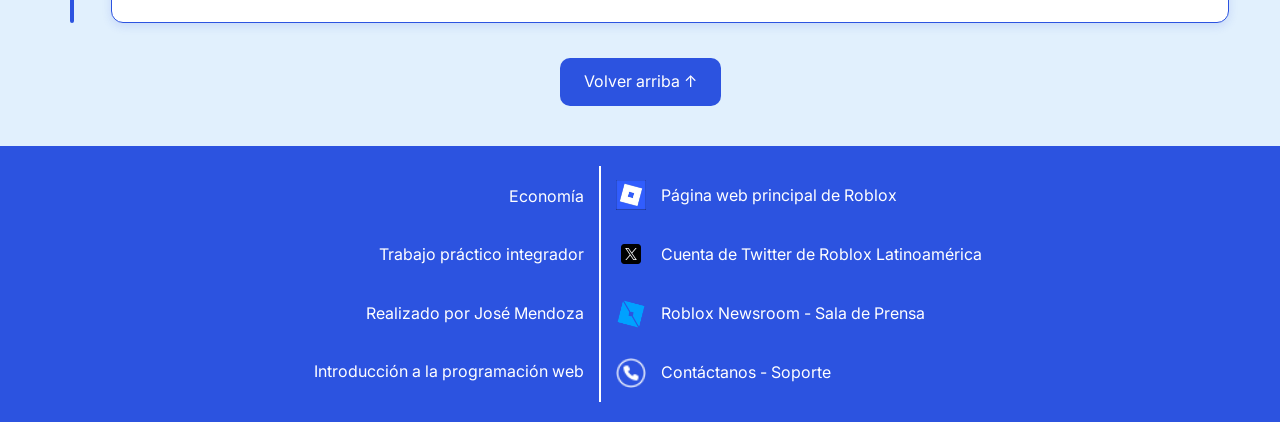
<file: HTML/evolucion.html>
<!DOCTYPE html>
<html lang="es">
    <head>
        <meta charset="UTF-8">
        <meta name="author" content="José Mendoza">
        <meta name="description" content="Las etapas de la evolución de Roblox de 2004 a 2026: tecnología, juegos, economía y comunidad.">
        <meta name="keywords" content="Roblox, evolución, historia, etapas, cambios">
        <meta name="viewport" content="width=device-width, initial-scale=1.0">
        <meta name="robots" content="index, follow">
        <meta name="theme-color" content="#2c53e0">
        <title>Evolución de Roblox | De 2004 a 2026</title>
        <link rel="icon" href="../Images/roblox_favicon.jpg">
        <link rel="preconnect" href="https://fonts.googleapis.com">
        <link href="https://fonts.googleapis.com/css2?family=Baloo+2:wght@600;700&family=Inter:wght@400;500&display=swap" rel="stylesheet">
        <link rel="stylesheet" href="../CSS/estilos_evolucion.css">
    </head>
    <body id="inicio_pagina">
        <!-- Enlace para saltar el menú (accesibilidad con teclado) -->
        <a class="saltar_menu" href="#contenido">Saltar al contenido principal</a>

        <!-- ENCABEZADO: logo + menú de navegación -->
        <header>
            <nav>
                <div class="nav_logo">
                    <img src="../Images/roblox-logo-2022.png" height="50" width="140" alt="Logo de Roblox azul">
                </div>
                <div>
                    <a class="link" href="../index.html">Inicio</a>
                </div>
                <div>
                    <a class="link" href="./evolucion.html">Evolución</a>
                </div>
                <div>
                    <a class="link" href="./juegos.html">Juegos</a>
                </div>
                <div>
                    <a class="link" href="./testimonios.html">Comentarios</a>
                </div>
                <div>
                    <a class="link" href="./preguntas.html">Preguntas frecuentes</a>
                </div>
                <div>
                    <a class="link" href="./tienda.html">Tienda</a>
                </div>
                <div>
                    <a class="link" href="./economia.html">Economía</a>
                </div>
                <div>
                    <a class="link" href="./comunidad.html">Comunidad</a>
                </div>
                <div>
                    <a class="link" href="./lineatemp.html">Línea temporal</a>
                </div>
            </nav>
        </header>

        <main id="contenido">

            <!-- PORTADA DE LA SECCIÓN -->
            <section class="portada">
                <h1>La evolución de Roblox</h1>
                <p>De un proyecto enfocado en la construcción y la simulación a una plataforma global de entretenimiento y creación de contenido. Su tecnología, sus herramientas, sus juegos, su economía y su comunidad fueron cambiando constantemente.</p>
            </section>

            <!-- ÍNDICE (tabla) + VIDEO -->
            <section class="indice_video">
                <div class="indice">
                    <h2>Etapas de un vistazo</h2>
                    <table>
                        <caption>Etapas de la evolución de Roblox, con enlace a cada una</caption>
                        <thead>
                            <tr>
                                <th scope="col">Etapa</th>
                                <th scope="col">Título</th>
                            </tr>
                        </thead>
                        <tbody>
                            <tr>
                                <th scope="row"><a href="#e0406">2004-2006</a></th>
                                <td>Un <em>proyecto</em> que lo inició todo</td>
                            </tr>
                            <tr>
                                <th scope="row"><a href="#e0612">2006-2012</a></th>
                                <td>La <em>plataforma</em> pequeña de juegos creados por usuarios</td>
                            </tr>
                            <tr>
                                <th scope="row"><a href="#e1316">2013-2016</a></th>
                                <td>Avance progresivo a <em>plataforma multiplataforma</em></td>
                            </tr>
                            <tr>
                                <th scope="row"><a href="#e1619">2016-2019</a></th>
                                <td>Grandes juegos y el <em>nacimiento</em> de una <em>economía</em></td>
                            </tr>
                            <tr>
                                <th scope="row"><a href="#e1920">2019-2020</a></th>
                                <td>Mejoras de tecnología gráfica y de avatares</td>
                            </tr>
                            <tr>
                                <th scope="row"><a href="#e2021">2020-2021</a></th>
                                <td>Creciente plataforma social y de entretenimiento</td>
                            </tr>
                            <tr>
                                <th scope="row"><a href="#e2223">2022-2023</a></th>
                                <td>Ecosistema para juegos, creación, comunicación y educación</td>
                            </tr>
                            <tr>
                                <th scope="row"><a href="#e2426">2024-2026</a></th>
                                <td>Plataforma global de experiencias, comunidades y economía digital</td>
                            </tr>
                        </tbody>
                    </table>
                </div>
                <figure class="video">
                    <iframe src="https://www.youtube.com/embed/UvE6dCJ5VlU?si=uuUqCmwl0CSbw2tl" title="Video sobre la evolución de Roblox a lo largo de los años" allow="accelerometer; autoplay; clipboard-write; encrypted-media; gyroscope; picture-in-picture; web-share" referrerpolicy="strict-origin-when-cross-origin" allowfullscreen></iframe>
                    <figcaption>Video sobre la evolución de Roblox (YouTube).</figcaption>
                </figure>
            </section>

            <!-- LÍNEA DE TIEMPO: cada etapa es un <li> con su tarjeta -->
            <ol class="linea_etapas">

                <!-- 2004-2006 -->
                <li class="etapa" id="e0406">
                    <article class="etapa_tarjeta">
                        <p class="etapa_anio">2004 - 2006</p>
                        <h2>Los comienzos</h2>
                        <p>Roblox empezó a desarrollarse en 2004, creado por David Baszucki y Erik Cassel. El proyecto se llamaba <strong>DynaBlocks</strong>.</p>
                        <p>La idea inicial era distinta de la actual: una plataforma para experimentar con la física, construir objetos y aprender mediante la interacción.</p>
                        <p>En 2005 pasó a llamarse Roblox, combinando las ideas de <em>robots</em> y <em>blocks</em>, y en 2006 se lanzó oficialmente.</p>
                        <p class="destacado">Desde el principio, los usuarios no solo podían jugar: también podían crear sus propias experiencias.</p>
                    </article>
                </li>

                <!-- 2006-2012 -->
                <li class="etapa" id="e0612">
                    <article class="etapa_tarjeta">
                        <p class="etapa_anio">2006 - 2012</p>
                        <h2>Los primeros años</h2>
                        <p>Roblox era todavía una plataforma pequeña. Los juegos eran sencillos, con gráficos basados en bloques, y las herramientas de creación eran limitadas comparadas con el Roblox Studio actual. Aun así, empezó a formarse una comunidad de jugadores y creadores.</p>
                        <p>La gran diferencia con un videojuego tradicional: Roblox no tenía que crear todos los juegos, los creaban los propios usuarios.</p>
                        <h3>Tipos de experiencias que aparecieron</h3>
                        <ul class="etiquetas">
                            <li>Construcción</li>
                            <li>Aventuras</li>
                            <li>Carreras</li>
                            <li>Simuladores</li>
                            <li>Minijuegos</li>
                        </ul>
                        <p>También empezó a desarrollarse la economía basada en <strong>Robux</strong>, la moneda virtual, que permitió comprar objetos para los avatares y, más tarde, elementos dentro de las experiencias.</p>
                    </article>
                </li>

                <!-- 2013-2016 -->
                <li class="etapa" id="e1316">
                    <article class="etapa_tarjeta">
                        <p class="etapa_anio">2013 - 2016</p>
                        <h2>Roblox se convierte en una plataforma</h2>
                        <p>Roblox empezó a expandirse considerablemente. Un cambio clave fue la llegada a dispositivos móviles: ya no dependía principalmente de la computadora, y se podía jugar desde teléfonos y tablets.</p>
                        <p>También comenzó a llegar a otras plataformas, y los desarrolladores recibieron herramientas cada vez más sofisticadas.</p>
                        <p class="destacado">Roblox dejó de parecer solo un juego de bloques y pasó a funcionar como un motor y plataforma de creación de videojuegos.</p>
                    </article>
                </li>

                <!-- 2016-2019 -->
                <li class="etapa" id="e1619">
                    <article class="etapa_tarjeta">
                        <p class="etapa_anio">2016 - 2019</p>
                        <h2>El crecimiento de los juegos y los desarrolladores</h2>
                        <p>La cantidad y variedad de experiencias creadas por la comunidad creció enormemente, y algunos juegos se volvieron fenómenos dentro de la plataforma.</p>
                        <h3>Algunos ejemplos</h3>
                        <ul class="etiquetas">
                            <li>Jailbreak</li>
                            <li>Adopt Me!</li>
                            <li>MeepCity</li>
                            <li>Work at a Pizza Place</li>
                            <li>Murder Mystery 2</li>
                            <li>Natural Disaster Survival</li>
                        </ul>
                        <p>Los desarrolladores podían crear una experiencia, atraer jugadores y obtener Robux mediante compras dentro del juego. Esos ingresos podían convertirse luego en dinero real con los sistemas de Roblox para creadores.</p>
                        <div class="comparacion">
                            <div class="comparacion_caja">
                                <h3>Antes</h3>
                                <p>Una página donde se juegan juegos creados por usuarios.</p>
                            </div>
                            <p class="comparacion_flecha" aria-hidden="true">→</p>
                            <div class="comparacion_caja comparacion_caja_nueva">
                                <h3>Después</h3>
                                <p>Una plataforma donde los usuarios crean, publican y monetizan sus juegos.</p>
                            </div>
                        </div>
                    </article>
                </li>

                <!-- 2019-2020 -->
                <li class="etapa" id="e1920">
                    <article class="etapa_tarjeta">
                        <p class="etapa_anio">2019 - 2020</p>
                        <h2>Mejoras tecnológicas</h2>
                        <p>Roblox siguió mejorando sus herramientas y su tecnología. Los avatares ganaron posibilidades de personalización y mejoraron los gráficos, la iluminación, las físicas y las herramientas de creación.</p>
                        <h3>Tecnologías gráficas destacadas</h3>
                        <ul class="etiquetas">
                            <li>Future is Bright</li>
                            <li>Dynamic Skies</li>
                            <li>Texturas PBR</li>
                        </ul>
                        <p>También se mejoraron el editor de avatares y la tienda de objetos, especialmente en dispositivos móviles.</p>
                    </article>
                </li>

                <!-- 2020-2021 -->
                <li class="etapa" id="e2021">
                    <article class="etapa_tarjeta">
                        <p class="etapa_anio">2020 - 2021</p>
                        <h2>El gran salto</h2>
                        <p>Durante la pandemia de COVID-19 mucha gente pasó más tiempo en Internet y en los videojuegos, y Roblox tuvo un crecimiento enorme. Además, empezó a usarse para algo más que jugar.</p>
                        <h3>Lo que los usuarios podían hacer</h3>
                        <ul class="etiquetas">
                            <li>Jugar</li>
                            <li>Hablar con amigos</li>
                            <li>Asistir a eventos</li>
                            <li>Crear experiencias</li>
                            <li>Personalizar avatares</li>
                            <li>Participar en conciertos</li>
                            <li>Crear comunidades y grupos</li>
                        </ul>
                        <ul class="cifras">
                            <li><strong>+43 M</strong><span>usuarios activos diarios en 180 países (2021)</span></li>
                            <li><strong>1,3 M</strong><span>desarrolladores y creadores obteniendo Robux (2021)</span></li>
                            <li><strong>NYSE</strong><span>salida a la Bolsa de Nueva York en 2021</span></li>
                        </ul>
                        <p>Aparecieron experiencias con artistas y eventos virtuales, como las musicales con Twenty One Pilots. Ese año también se trabajó en tecnologías como Layered Clothing, cabezas dinámicas y comunicación por voz, para que los avatares fueran más expresivos.</p>
                        <h3>Un videojuego tradicional frente a Roblox</h3>
                        <div class="comparacion">
                            <div class="comparacion_caja">
                                <h3>Videojuego tradicional</h3>
                                <p>La empresa crea el juego y los jugadores lo juegan.</p>
                            </div>
                            <p class="comparacion_flecha" aria-hidden="true">→</p>
                            <div class="comparacion_caja comparacion_caja_nueva">
                                <h3>Roblox</h3>
                                <p>Roblox ofrece las herramientas, los usuarios crean experiencias y otros usuarios las juegan.</p>
                            </div>
                        </div>
                        <p>Alrededor de esto se creó toda una economía, y Roblox se volvió una empresa pública.</p>
                    </article>
                </li>

                <!-- 2022-2023 -->
                <li class="etapa" id="e2223">
                    <article class="etapa_tarjeta">
                        <p class="etapa_anio">2022 - 2023</p>
                        <h2>Más que videojuegos</h2>
                        <h3>Tecnologías que se desarrollaron</h3>
                        <ul class="etiquetas">
                            <li>Inteligencia artificial y machine learning</li>
                            <li>Físicas</li>
                            <li>Gráficos</li>
                            <li>Audios</li>
                            <li>Infraestructura</li>
                            <li>Economía virtual</li>
                            <li>Herramientas para desarrolladores</li>
                        </ul>
                        <p>Roblox empezó a usarse también en contextos educativos, aprovechando la posibilidad de crear experiencias interactivas.</p>
                        <p>La comunidad también cambió. En 2023, Roblox informó que más del 55 % de sus usuarios tenía más de 13 años, y que el grupo de 17 a 24 años era uno de los de mayor crecimiento.</p>
                        <p class="destacado">Roblox dejó de ser percibido únicamente como una plataforma para niños.</p>
                    </article>
                </li>

                <!-- 2024-2026 -->
                <li class="etapa" id="e2426">
                    <article class="etapa_tarjeta">
                        <p class="etapa_anio">2024 - 2026</p>
                        <h2>Una plataforma global de experiencias</h2>
                        <p>En los años más recientes, Roblox siguió creciendo técnica y socialmente. Funciona en PC, teléfonos, consolas y realidad virtual, y reúne millones de experiencias creadas por usuarios.</p>
                        <ul class="cifras">
                            <li><strong>34 M</strong><span>usuarios en The Hunt: First Edition (2024), con más de 200 millones de misiones completadas</span></li>
                            <li><strong>US$ 1 M</strong><span>de premio en The Hunt: Mega Edition (2025)</span></li>
                            <li><strong>500 M</strong><span>de visitas a los eventos de la plataforma durante 2024</span></li>
                            <li><strong>+70 M</strong><span>de usuarios activos diarios soportados por la infraestructura (informe de 2023)</span></li>
                        </ul>
                        <p>Roblox informó además que su infraestructura soportaba más de cinco millones de experiencias únicas creadas por la comunidad.</p>
                    </article>
                </li>
            </ol>

            <!-- VOLVER ARRIBA -->
            <p class="volver_arriba"><a href="#inicio_pagina">Volver arriba ↑</a></p>
        </main>

        <!-- PIE DE PÁGINA -->
        <footer>
            <div class="lad_izq">
                <p>Economía</p>
                <p>Trabajo práctico integrador</p>
                <p>Realizado por José Mendoza</p>
                <p>Introducción a la programación web</p>
            </div>
            <div class="lad_der">
                <div>
                    <a href="https://www.roblox.com/home" target="_blank" rel="noopener noreferrer">
                        <img src="../Images/icono-roblox.jpg" alt="Icono de Roblox">
                    </a>
                    <p>Página web principal de Roblox</p>
                </div>
                <div>
                    <a href="https://x.com/Roblox" target="_blank" rel="noopener noreferrer">
                        <img src="../Images/icono-twitter.webp" alt="Icono de Twitter/X">
                    </a>
                    <p>Cuenta de Twitter de Roblox Latinoamérica</p>
                </div>
                <div>
                    <a href="https://about.roblox.com/es/newsroom" target="_blank" rel="noopener noreferrer">
                        <img src="../Images/icono-roblox-studio.png" alt="Icono de Roblox Newsroom">
                    </a>
                    <p>Roblox Newsroom - Sala de Prensa</p>
                </div>
                <div>
                    <a href="./contacto.html">
                        <img src="../Images/telephone.png" alt="Icono de contacto">
                    </a>
                    <p>Contáctanos - Soporte</p>
                </div>
            </div>
        </footer>
    </body>
</html>
</file>
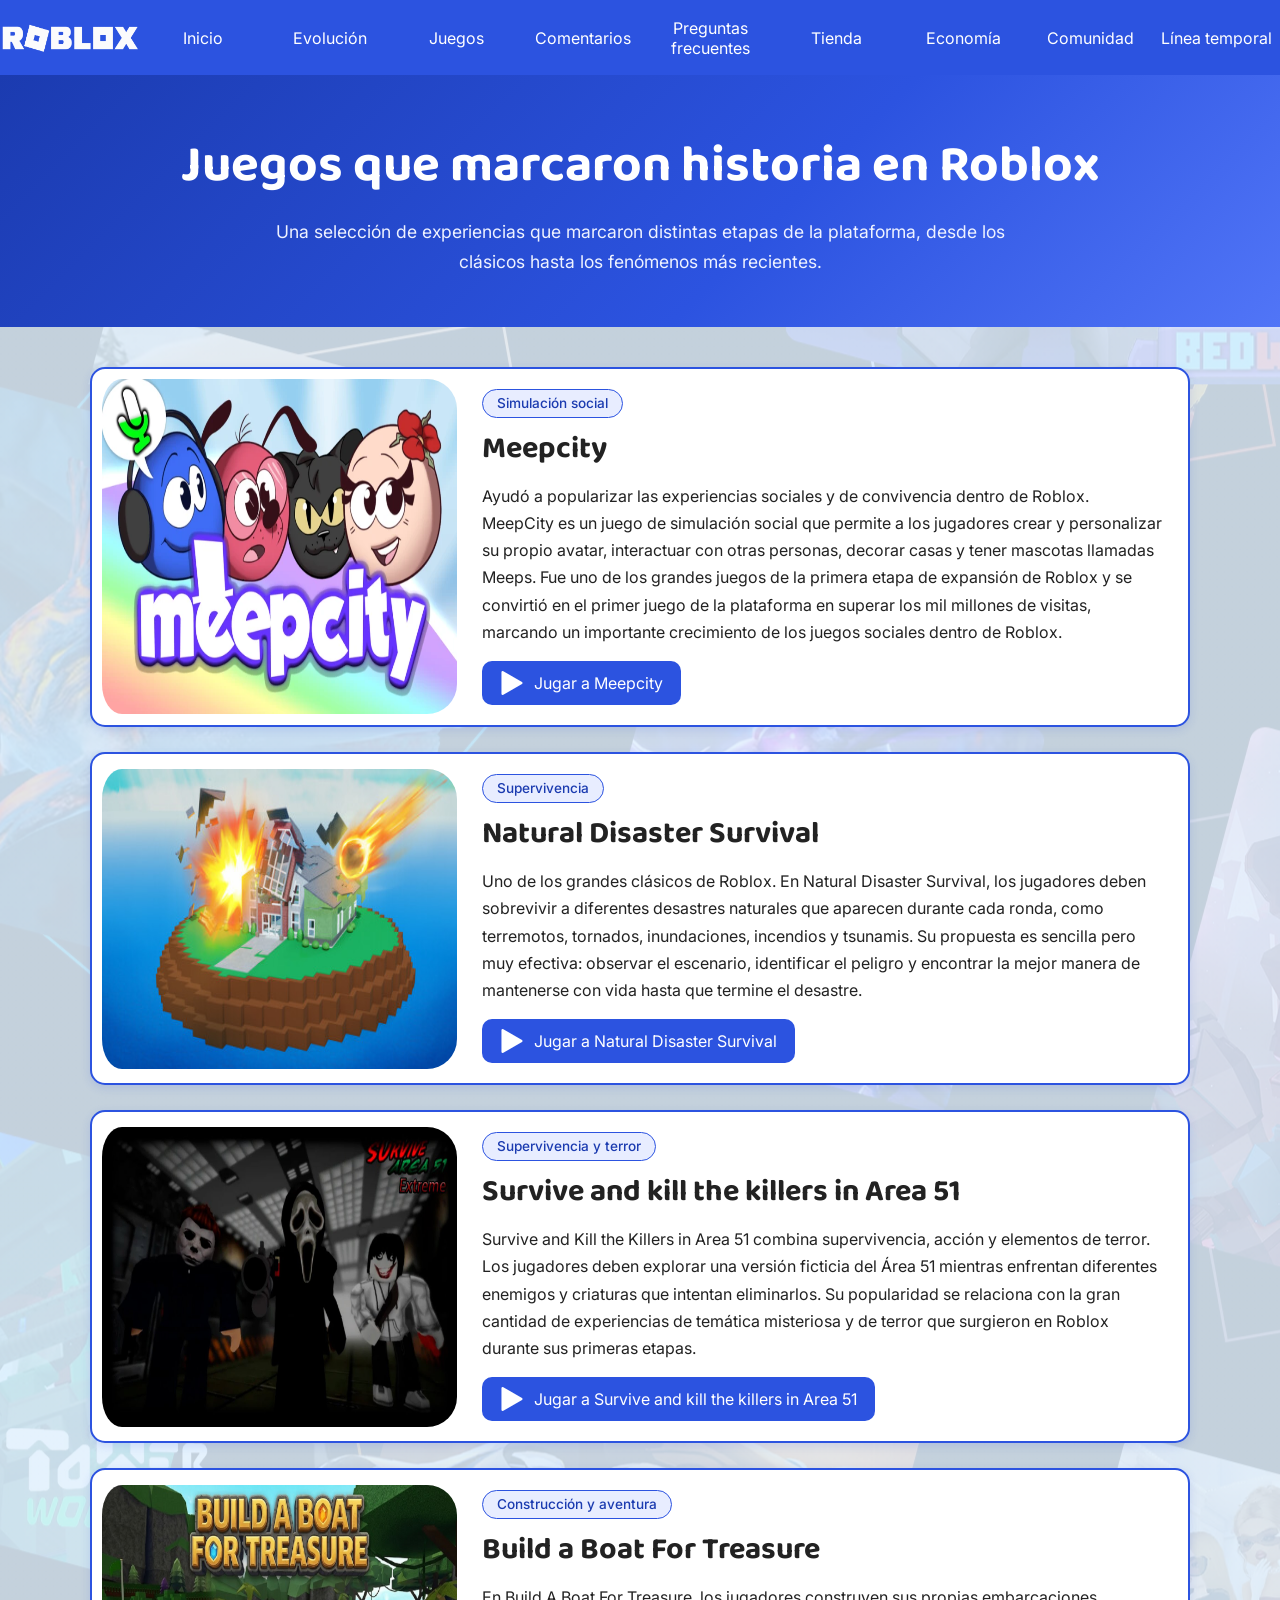
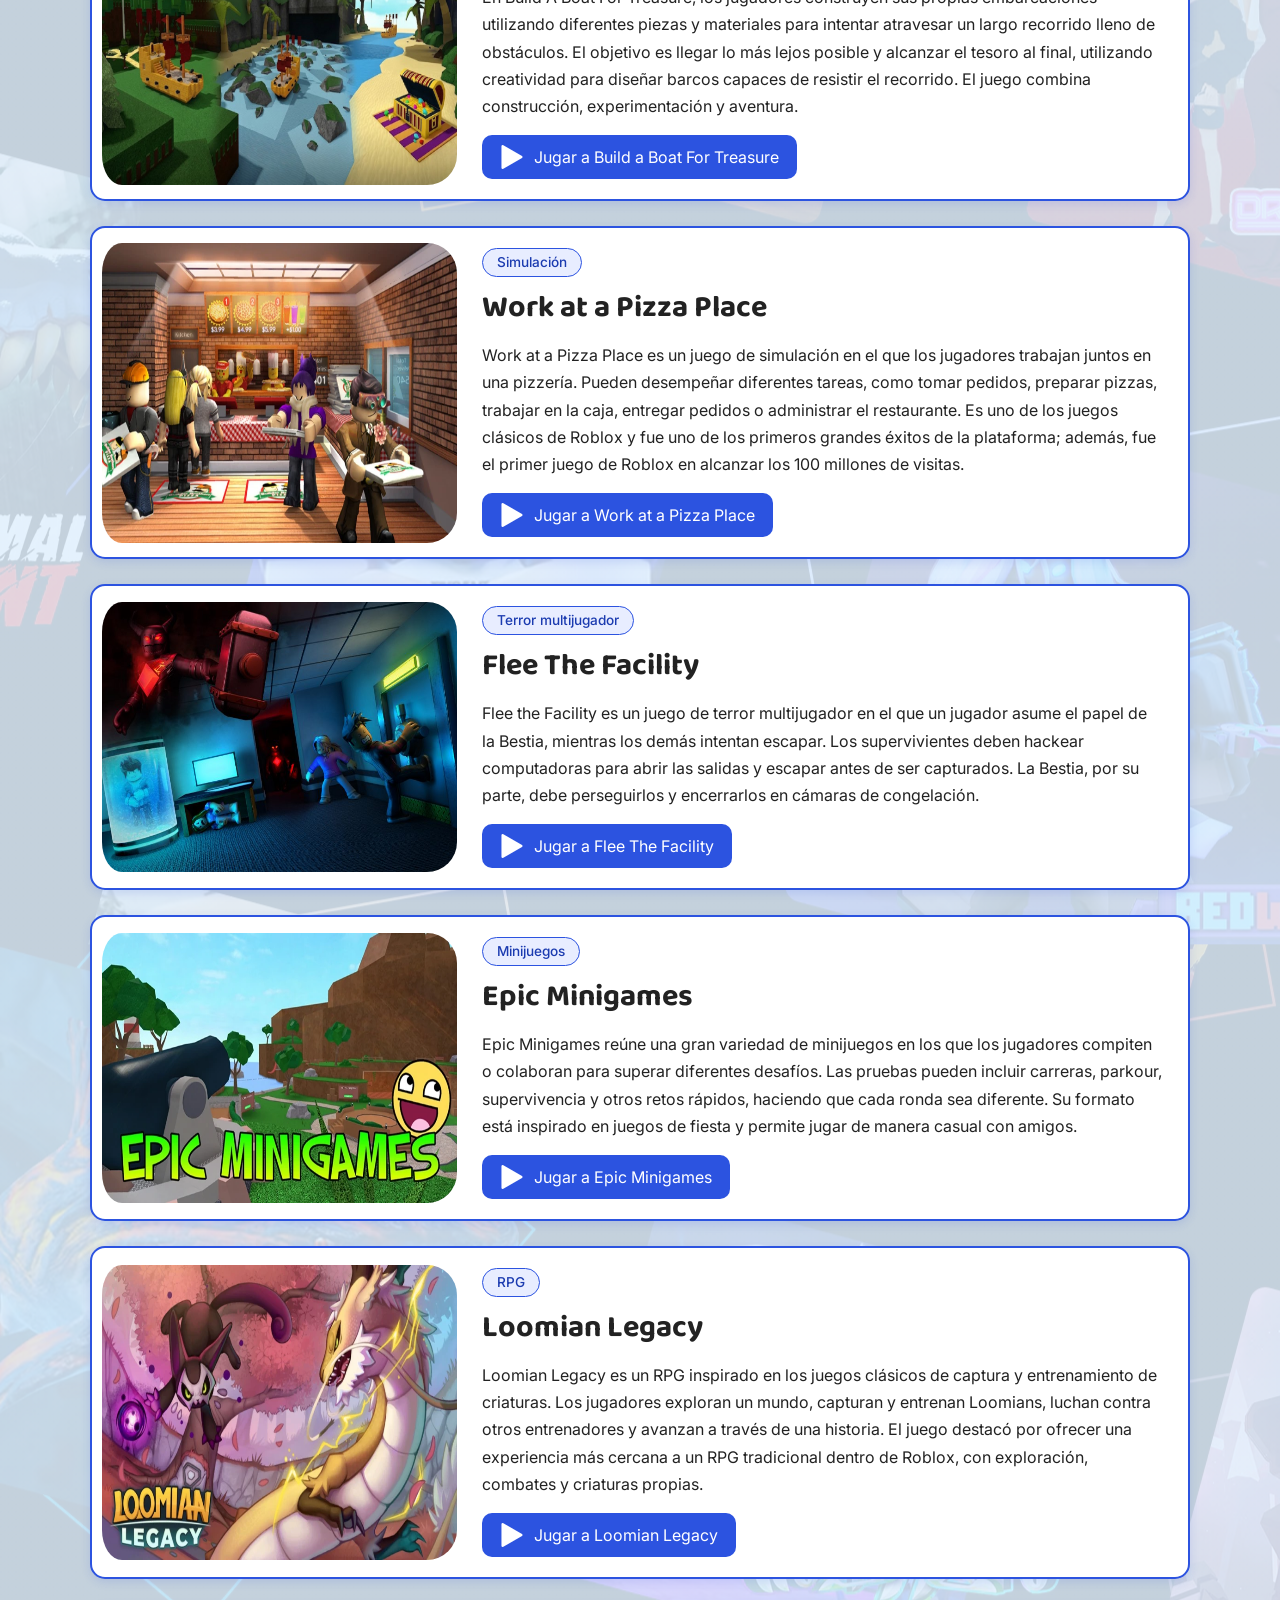
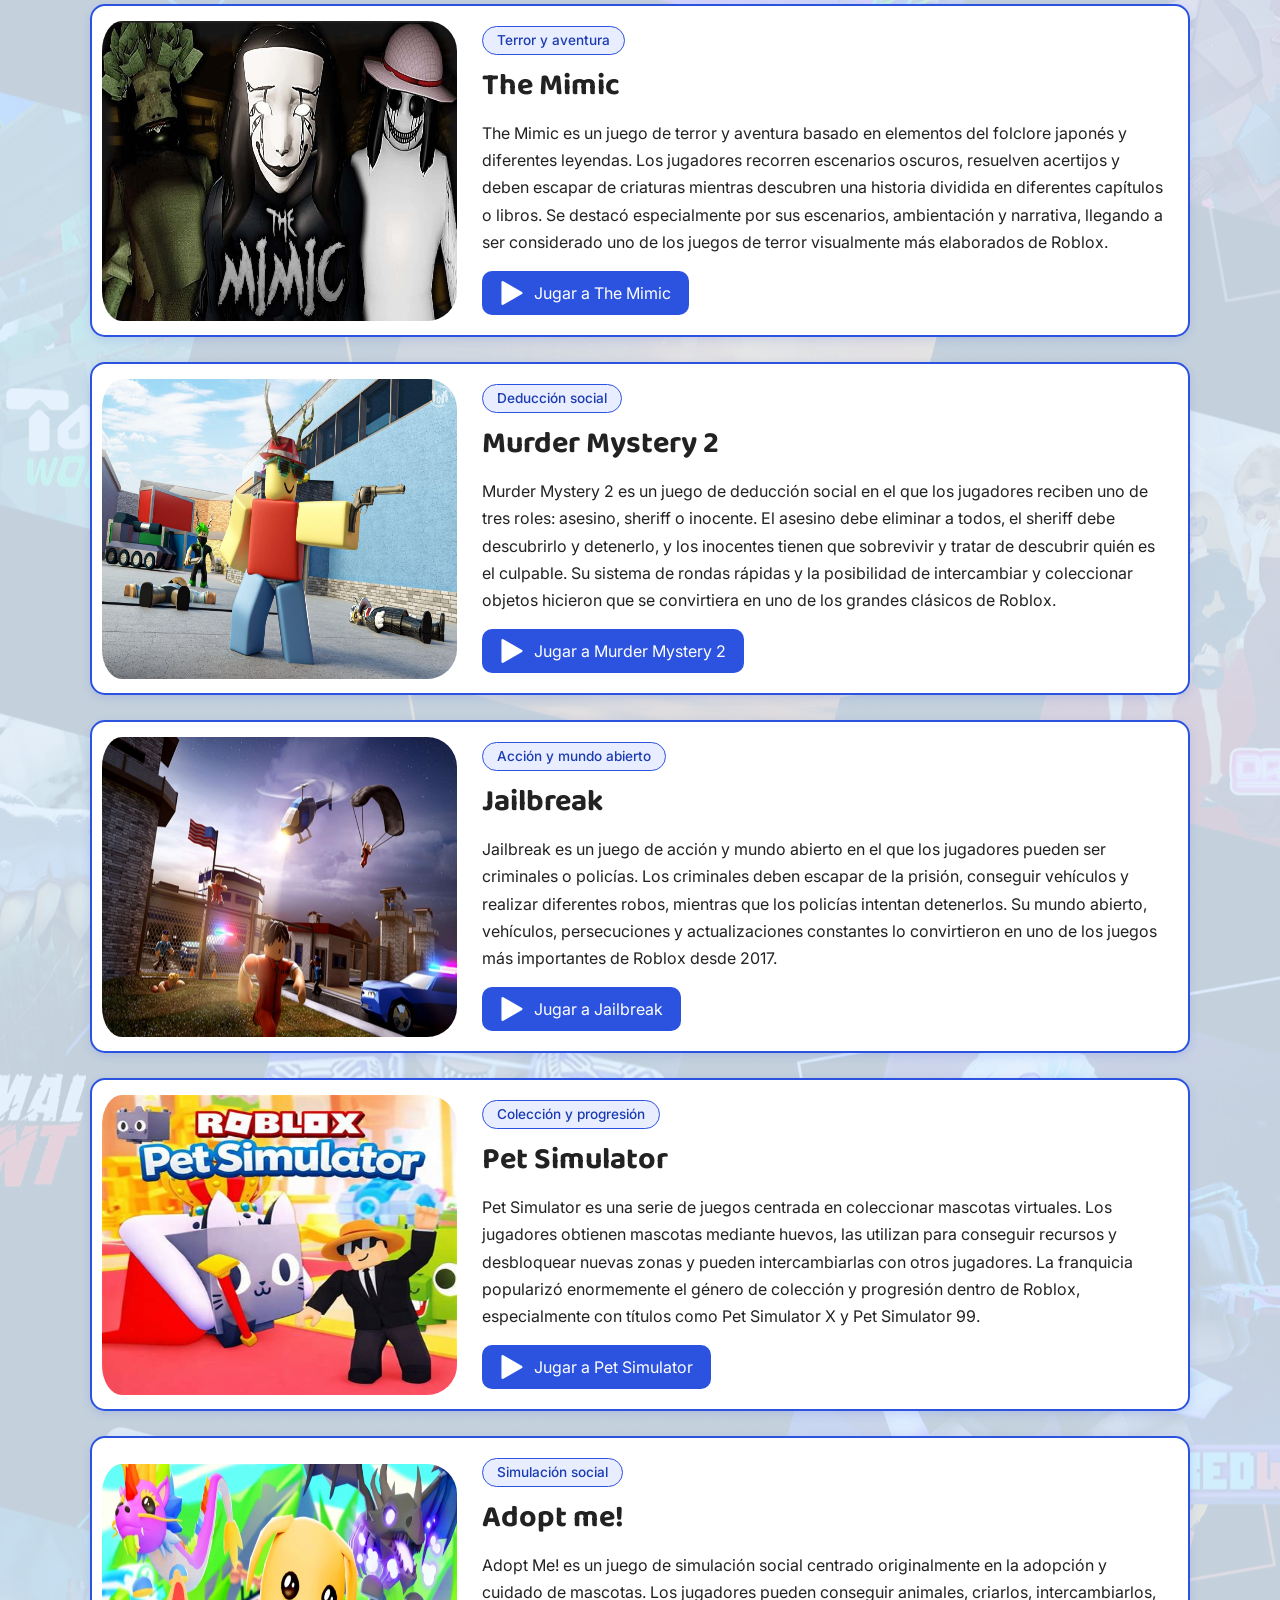
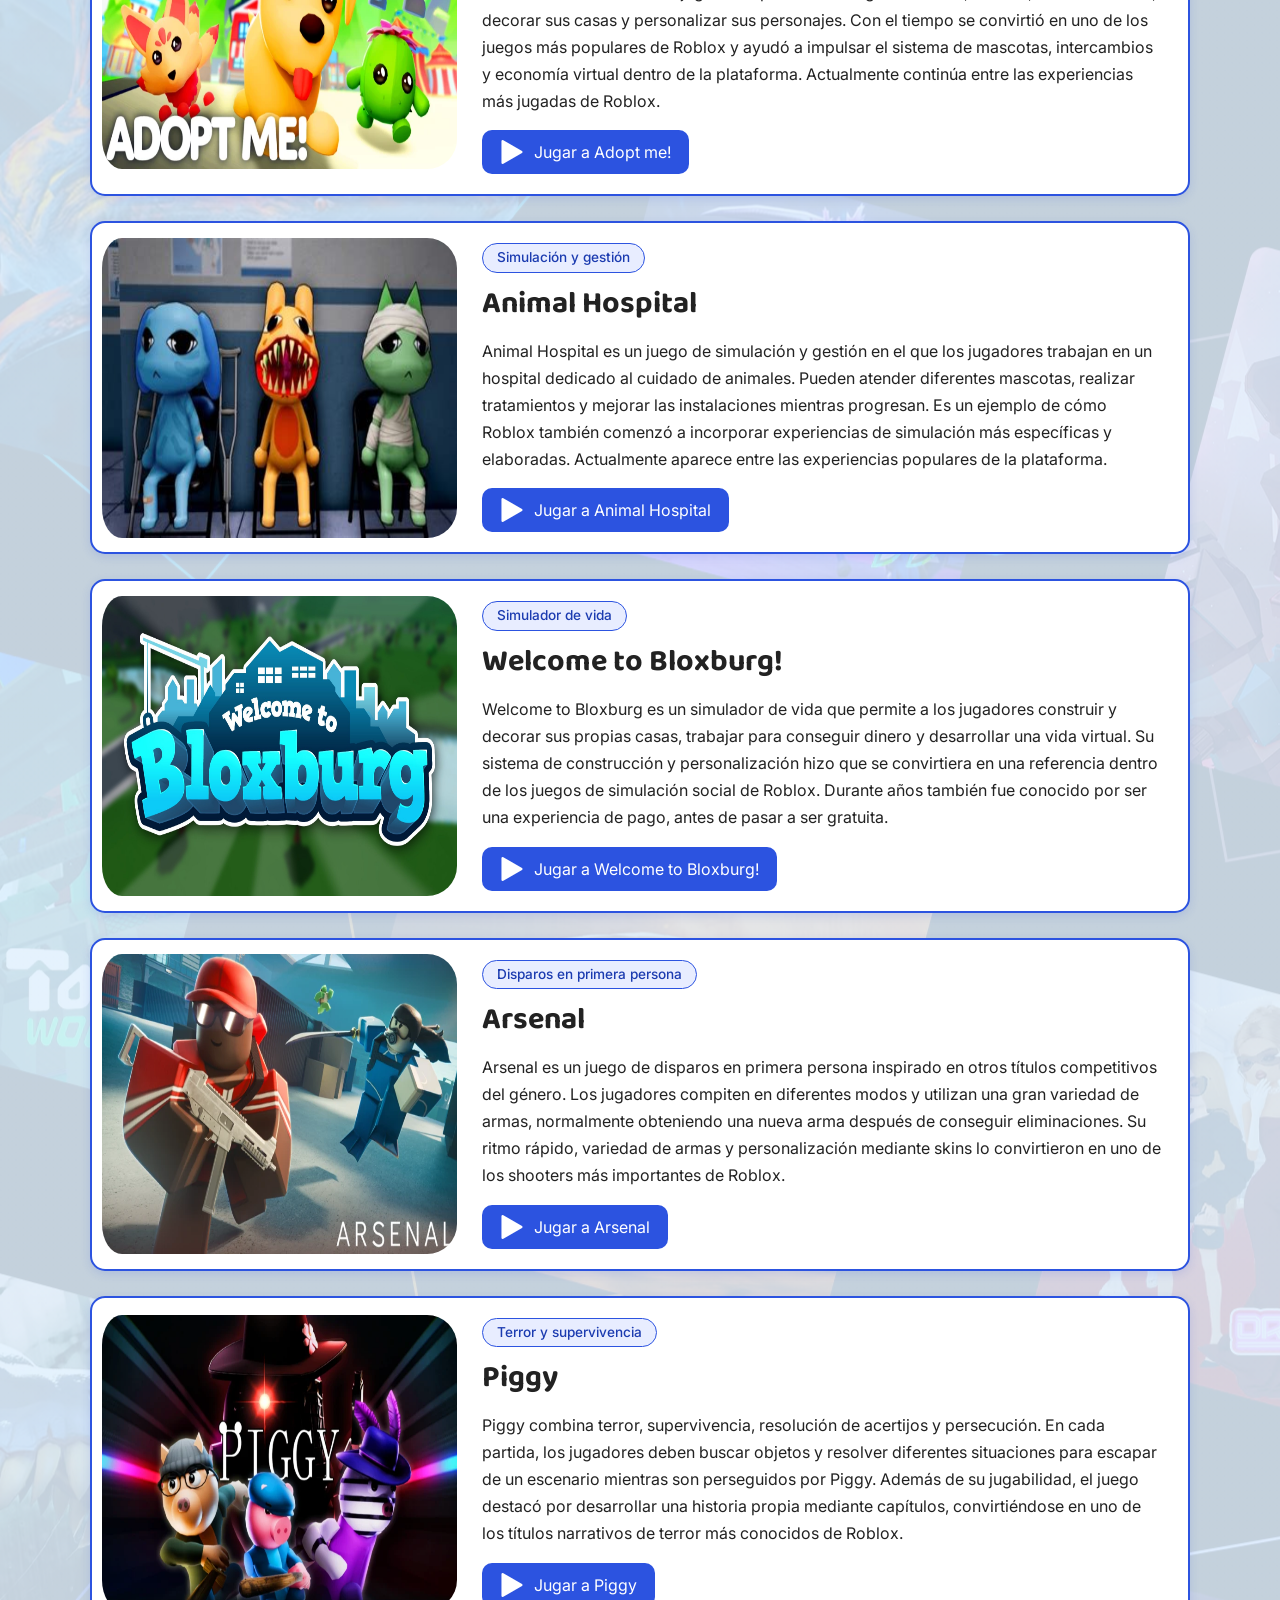
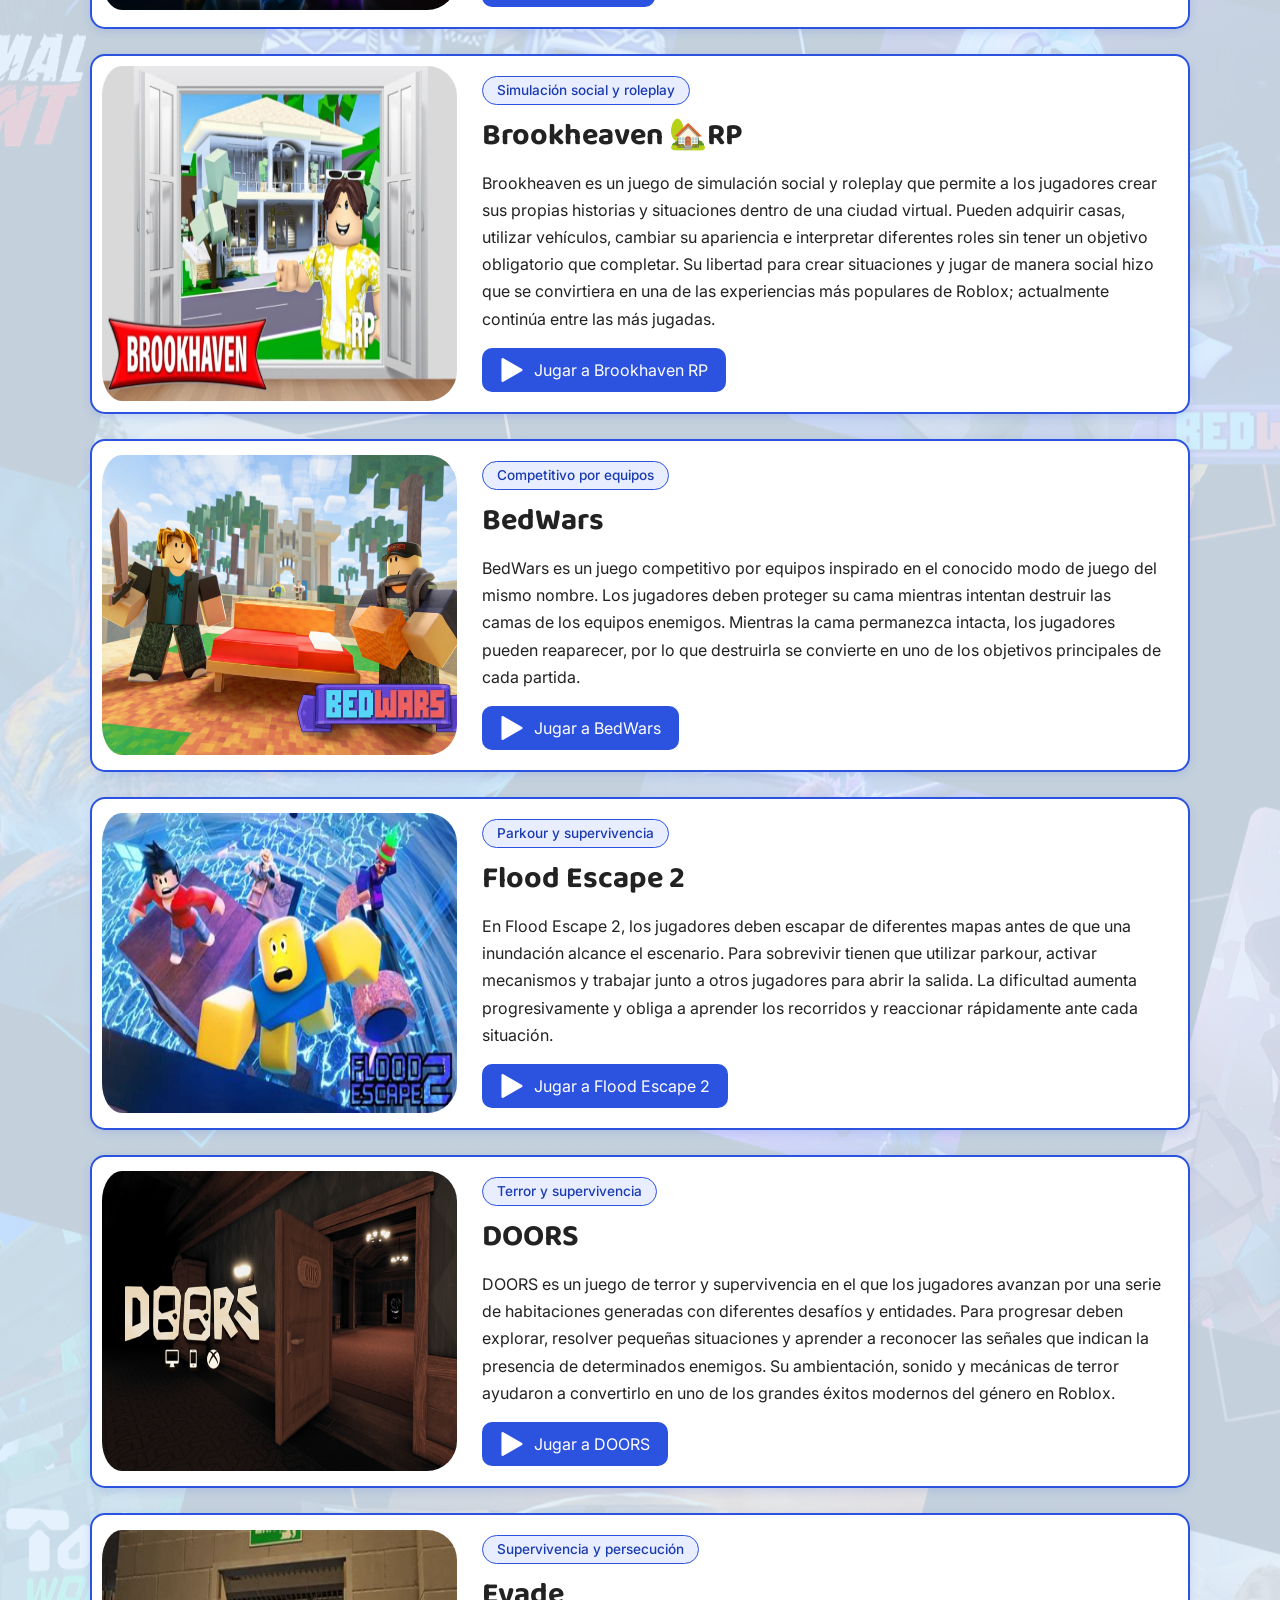
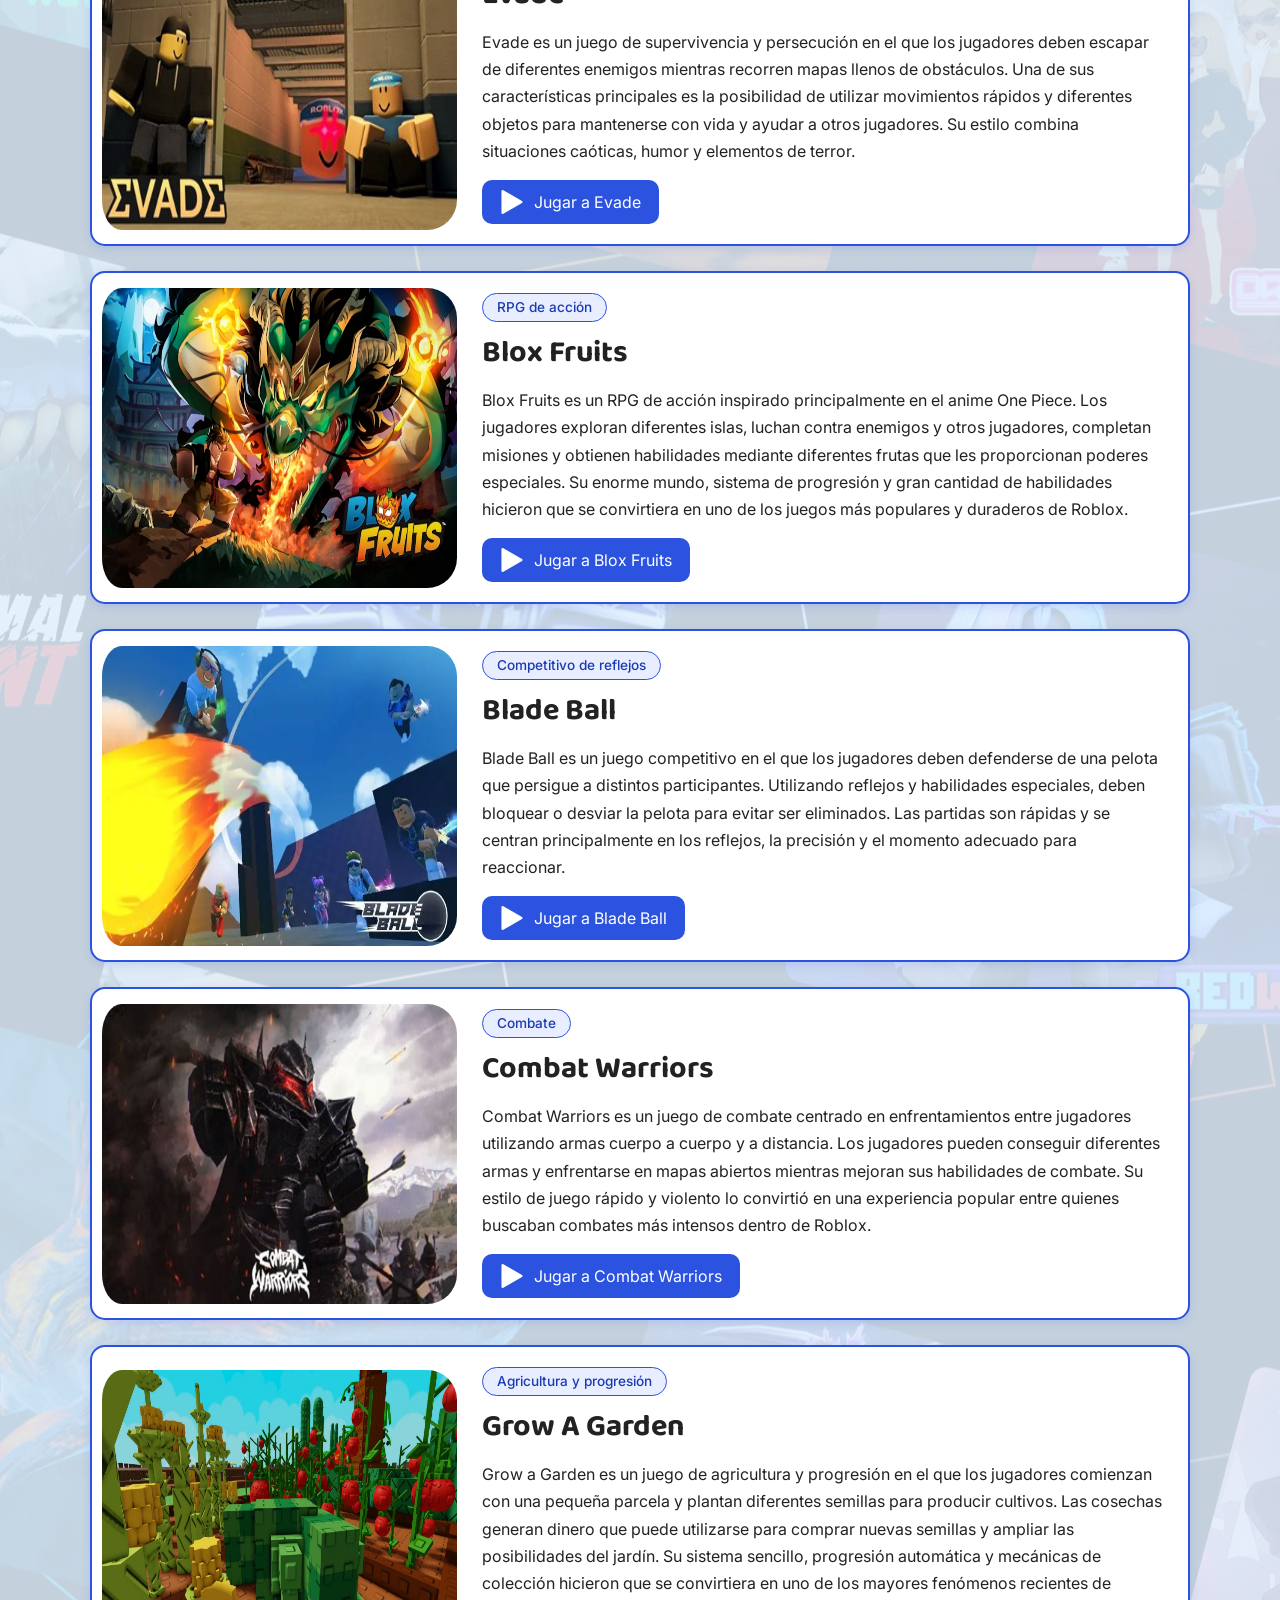
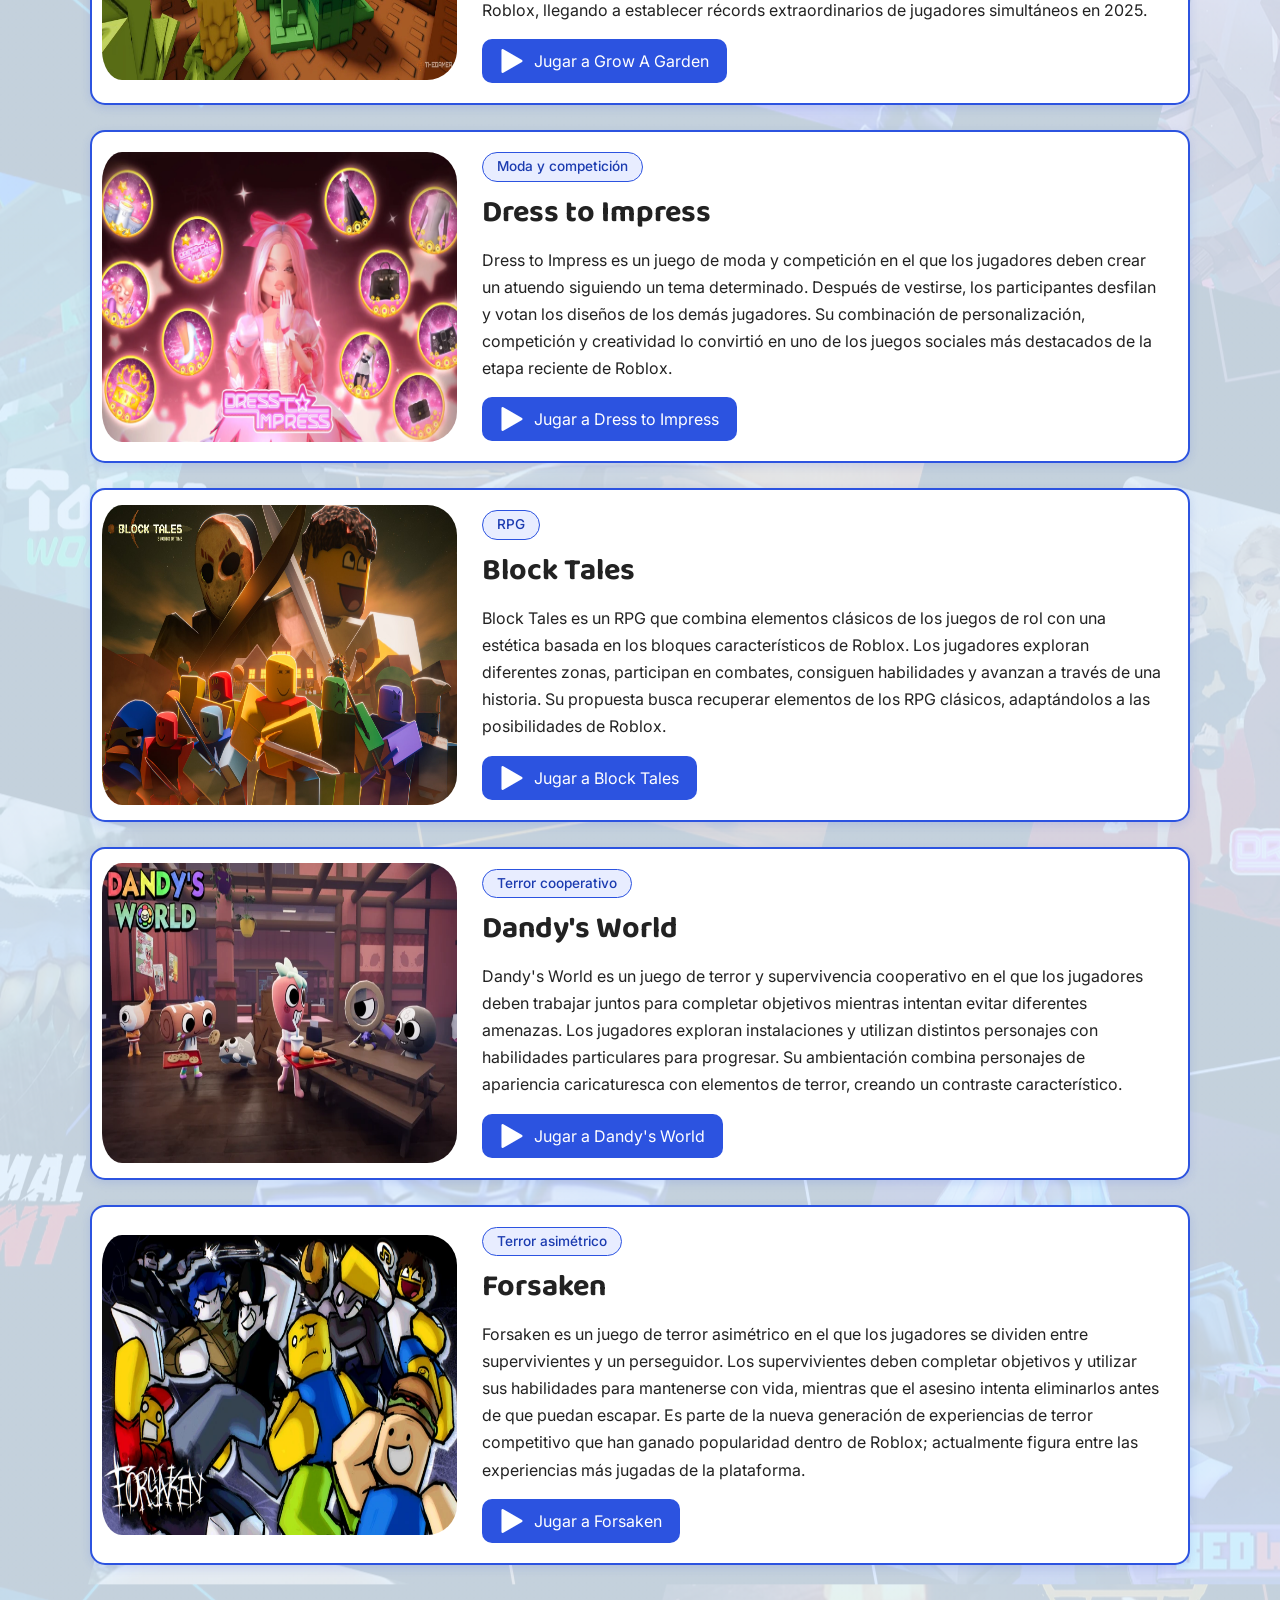
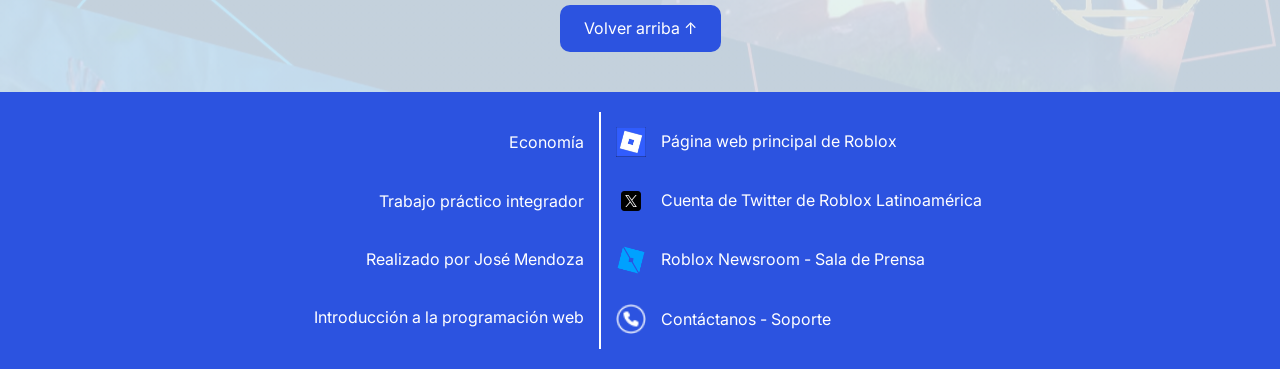
<file: HTML/juegos.html>
<!DOCTYPE html>
<html lang="es">
    <head>
        <meta charset="UTF-8">
        <meta name="author" content="José Mendoza">
        <meta name="description" content="Los juegos que marcaron la historia de Roblox: de los clásicos como MeepCity y Work at a Pizza Place a fenómenos recientes como Grow a Garden.">
        <meta name="keywords" content="Roblox, juegos, tendencia, clásicos, experiencias populares">
        <meta name="viewport" content="width=device-width, initial-scale=1.0">
        <meta name="robots" content="index, follow">
        <meta name="theme-color" content="#2c53e0">
        <title>Juegos que marcaron historia en Roblox</title>
        <link rel="icon" href="../Images/roblox_favicon.jpg">
        <link rel="preconnect" href="https://fonts.googleapis.com">
        <link href="https://fonts.googleapis.com/css2?family=Baloo+2:wght@600;700&family=Inter:wght@400;500&display=swap" rel="stylesheet">
        <link rel="stylesheet" href="../CSS/estilos_juegos.css">
    </head>
    <body id="inicio_pagina">
        <!-- Enlace para saltar el menú (accesibilidad con teclado) -->
        <a class="saltar_menu" href="#contenido">Saltar al contenido principal</a>

        <!-- ENCABEZADO: logo + menú de navegación -->
        <header>
            <nav>
                <div class="nav_logo">
                    <img src="../Images/roblox-logo-2022.png" height="50" width="140" alt="Logo de Roblox azul">
                </div>
                <div>
                    <a class="link" href="../index.html">Inicio</a>
                </div>
                <div>
                    <a class="link" href="./evolucion.html">Evolución</a>
                </div>
                <div>
                    <a class="link" href="./juegos.html">Juegos</a>
                </div>
                <div>
                    <a class="link" href="./testimonios.html">Comentarios</a>
                </div>
                <div>
                    <a class="link" href="./preguntas.html">Preguntas frecuentes</a>
                </div>
                <div>
                    <a class="link" href="./tienda.html">Tienda</a>
                </div>
                <div>
                    <a class="link" href="./economia.html">Economía</a>
                </div>
                <div>
                    <a class="link" href="./comunidad.html">Comunidad</a>
                </div>
                <div>
                    <a class="link" href="./lineatemp.html">Línea temporal</a>
                </div>
            </nav>
        </header>

        <main id="contenido">

            <!-- PORTADA DE LA SECCIÓN -->
            <section class="portada">
                <h1>Juegos que marcaron historia en Roblox</h1>
                <p>Una selección de experiencias que marcaron distintas etapas de la plataforma, desde los clásicos hasta los fenómenos más recientes.</p>
            </section>

            <!-- LISTA DE JUEGOS: cada <article> es un juego -->
            <div class="lista_juegos">

                <article class="juego">
                    <img class="juego_imagen" src="../Images/imagen-meepcity.webp" alt="Portada de Meepcity" width="335" height="335" loading="lazy">
                    <div class="juego_info">
                        <p class="juego_tipo">Simulación social</p>
                        <h2>Meepcity</h2>
                        <p>Ayudó a popularizar las experiencias sociales y de convivencia dentro de Roblox. MeepCity es un juego de simulación social que permite a los jugadores crear y personalizar su propio avatar, interactuar con otras personas, decorar casas y tener mascotas llamadas Meeps. Fue uno de los grandes juegos de la primera etapa de expansión de Roblox y se convirtió en el primer juego de la plataforma en superar los mil millones de visitas, marcando un importante crecimiento de los juegos sociales dentro de Roblox.</p>
                        <a class="boton_play" href="https://www.roblox.com/games/370731277/MeepCity" target="_blank" rel="noopener noreferrer"><img src="../Images/play-buttton.png" alt=""><span>Jugar a Meepcity</span></a>
                    </div>
                </article>

                <article class="juego">
                    <img class="juego_imagen" src="../Images/imagen-natural-disaster.jfif" alt="Portada de Natural Disaster Survival" width="355" height="300" loading="lazy">
                    <div class="juego_info">
                        <p class="juego_tipo">Supervivencia</p>
                        <h2>Natural Disaster Survival</h2>
                        <p>Uno de los grandes clásicos de Roblox. En Natural Disaster Survival, los jugadores deben sobrevivir a diferentes desastres naturales que aparecen durante cada ronda, como terremotos, tornados, inundaciones, incendios y tsunamis. Su propuesta es sencilla pero muy efectiva: observar el escenario, identificar el peligro y encontrar la mejor manera de mantenerse con vida hasta que termine el desastre.</p>
                        <a class="boton_play" href="https://www.roblox.com/games/189707/Natural-Disaster-Survival" target="_blank" rel="noopener noreferrer"><img src="../Images/play-buttton.png" alt=""><span>Jugar a Natural Disaster Survival</span></a>
                    </div>
                </article>

                <article class="juego">
                    <img class="juego_imagen" src="../Images/imagen-survive-area51.jpg" alt="Portada de Survive and Kill the Killers in Area 51" width="355" height="300" loading="lazy">
                    <div class="juego_info">
                        <p class="juego_tipo">Supervivencia y terror</p>
                        <h2>Survive and kill the killers in Area 51</h2>
                        <p>Survive and Kill the Killers in Area 51 combina supervivencia, acción y elementos de terror. Los jugadores deben explorar una versión ficticia del Área 51 mientras enfrentan diferentes enemigos y criaturas que intentan eliminarlos. Su popularidad se relaciona con la gran cantidad de experiencias de temática misteriosa y de terror que surgieron en Roblox durante sus primeras etapas.</p>
                        <a class="boton_play" href="https://www.roblox.com/games/155382109/Survive-and-Kill-the-Killers-in-Area-51" target="_blank" rel="noopener noreferrer"><img src="../Images/play-buttton.png" alt=""><span>Jugar a Survive and kill the killers in Area 51</span></a>
                    </div>
                </article>

                <article class="juego">
                    <img class="juego_imagen" src="../Images/build-a-boat-for-treasure.png" alt="Portada de Build a Boat for Treasure" width="355" height="300" loading="lazy">
                    <div class="juego_info">
                        <p class="juego_tipo">Construcción y aventura</p>
                        <h2>Build a Boat For Treasure</h2>
                        <p>En Build A Boat For Treasure, los jugadores construyen sus propias embarcaciones utilizando diferentes piezas y materiales para intentar atravesar un largo recorrido lleno de obstáculos. El objetivo es llegar lo más lejos posible y alcanzar el tesoro al final, utilizando creatividad para diseñar barcos capaces de resistir el recorrido. El juego combina construcción, experimentación y aventura.</p>
                        <a class="boton_play" href="https://www.roblox.com/games/537413528/Build-A-Boat-For-Treasure" target="_blank" rel="noopener noreferrer"><img src="../Images/play-buttton.png" alt=""><span>Jugar a Build a Boat For Treasure</span></a>
                    </div>
                </article>

                <article class="juego">
                    <img class="juego_imagen" src="../Images/work-pizza-place.webp" alt="Portada de Work at a Pizza Place" width="355" height="300" loading="lazy">
                    <div class="juego_info">
                        <p class="juego_tipo">Simulación</p>
                        <h2>Work at a Pizza Place</h2>
                        <p>Work at a Pizza Place es un juego de simulación en el que los jugadores trabajan juntos en una pizzería. Pueden desempeñar diferentes tareas, como tomar pedidos, preparar pizzas, trabajar en la caja, entregar pedidos o administrar el restaurante. Es uno de los juegos clásicos de Roblox y fue uno de los primeros grandes éxitos de la plataforma; además, fue el primer juego de Roblox en alcanzar los 100 millones de visitas.</p>
                        <a class="boton_play" href="https://www.roblox.com/games/192800/Work-at-a-Pizza-Place" target="_blank" rel="noopener noreferrer"><img src="../Images/play-buttton.png" alt=""><span>Jugar a Work at a Pizza Place</span></a>
                    </div>
                </article>

                <article class="juego">
                    <img class="juego_imagen" src="../Images/roblox-player-flee-the-facility.jpg" alt="Escena de Flee the Facility" width="355" height="270" loading="lazy">
                    <div class="juego_info">
                        <p class="juego_tipo">Terror multijugador</p>
                        <h2>Flee The Facility</h2>
                        <p>Flee the Facility es un juego de terror multijugador en el que un jugador asume el papel de la Bestia, mientras los demás intentan escapar. Los supervivientes deben hackear computadoras para abrir las salidas y escapar antes de ser capturados. La Bestia, por su parte, debe perseguirlos y encerrarlos en cámaras de congelación.</p>
                        <a class="boton_play" href="https://www.roblox.com/games/893973440/Flee-the-Facility" target="_blank" rel="noopener noreferrer"><img src="../Images/play-buttton.png" alt=""><span>Jugar a Flee The Facility</span></a>
                    </div>
                </article>

                <article class="juego">
                    <img class="juego_imagen" src="../Images/EpicMinigames.webp" alt="Portada de Epic Minigames" width="355" height="270" loading="lazy">
                    <div class="juego_info">
                        <p class="juego_tipo">Minijuegos</p>
                        <h2>Epic Minigames</h2>
                        <p>Epic Minigames reúne una gran variedad de minijuegos en los que los jugadores compiten o colaboran para superar diferentes desafíos. Las pruebas pueden incluir carreras, parkour, supervivencia y otros retos rápidos, haciendo que cada ronda sea diferente. Su formato está inspirado en juegos de fiesta y permite jugar de manera casual con amigos.</p>
                        <a class="boton_play" href="https://www.roblox.com/games/277751860/Epic-Minigames" target="_blank" rel="noopener noreferrer"><img src="../Images/play-buttton.png" alt=""><span>Jugar a Epic Minigames</span></a>
                    </div>
                </article>

                <article class="juego">
                    <img class="juego_imagen" src="../Images/loomianlegacy.webp" alt="Póster de Loomian Legacy" width="355" height="295" loading="lazy">
                    <div class="juego_info">
                        <p class="juego_tipo">RPG</p>
                        <h2>Loomian Legacy</h2>
                        <p>Loomian Legacy es un RPG inspirado en los juegos clásicos de captura y entrenamiento de criaturas. Los jugadores exploran un mundo, capturan y entrenan Loomians, luchan contra otros entrenadores y avanzan a través de una historia. El juego destacó por ofrecer una experiencia más cercana a un RPG tradicional dentro de Roblox, con exploración, combates y criaturas propias.</p>
                        <a class="boton_play" href="https://www.roblox.com/games/306964494/Loomian-Legacy" target="_blank" rel="noopener noreferrer"><img src="../Images/play-buttton.png" alt=""><span>Jugar a Loomian Legacy</span></a>
                    </div>
                </article>

                <article class="juego">
                    <img class="juego_imagen" src="../Images/mimic.jpg" alt="Escena de The Mimic" width="355" height="300" loading="lazy">
                    <div class="juego_info">
                        <p class="juego_tipo">Terror y aventura</p>
                        <h2>The Mimic</h2>
                        <p>The Mimic es un juego de terror y aventura basado en elementos del folclore japonés y diferentes leyendas. Los jugadores recorren escenarios oscuros, resuelven acertijos y deben escapar de criaturas mientras descubren una historia dividida en diferentes capítulos o libros. Se destacó especialmente por sus escenarios, ambientación y narrativa, llegando a ser considerado uno de los juegos de terror visualmente más elaborados de Roblox.</p>
                        <a class="boton_play" href="https://www.roblox.com/games/6243699076/The-Mimic" target="_blank" rel="noopener noreferrer"><img src="../Images/play-buttton.png" alt=""><span>Jugar a The Mimic</span></a>
                    </div>
                </article>

                <article class="juego">
                    <img class="juego_imagen" src="../Images/mm2.jpg" alt="Ilustración de Murder Mystery 2" width="355" height="300" loading="lazy">
                    <div class="juego_info">
                        <p class="juego_tipo">Deducción social</p>
                        <h2>Murder Mystery 2</h2>
                        <p>Murder Mystery 2 es un juego de deducción social en el que los jugadores reciben uno de tres roles: asesino, sheriff o inocente. El asesino debe eliminar a todos, el sheriff debe descubrirlo y detenerlo, y los inocentes tienen que sobrevivir y tratar de descubrir quién es el culpable. Su sistema de rondas rápidas y la posibilidad de intercambiar y coleccionar objetos hicieron que se convirtiera en uno de los grandes clásicos de Roblox.</p>
                        <a class="boton_play" href="https://www.roblox.com/games/142823291/Murder-Mystery-2" target="_blank" rel="noopener noreferrer"><img src="../Images/play-buttton.png" alt=""><span>Jugar a Murder Mystery 2</span></a>
                    </div>
                </article>

                <article class="juego">
                    <img class="juego_imagen" src="../Images/jailbreak.jpg" alt="Ilustración de Jailbreak" width="355" height="300" loading="lazy">
                    <div class="juego_info">
                        <p class="juego_tipo">Acción y mundo abierto</p>
                        <h2>Jailbreak</h2>
                        <p>Jailbreak es un juego de acción y mundo abierto en el que los jugadores pueden ser criminales o policías. Los criminales deben escapar de la prisión, conseguir vehículos y realizar diferentes robos, mientras que los policías intentan detenerlos. Su mundo abierto, vehículos, persecuciones y actualizaciones constantes lo convirtieron en uno de los juegos más importantes de Roblox desde 2017.</p>
                        <a class="boton_play" href="https://www.roblox.com/games/606849621/Jailbreak" target="_blank" rel="noopener noreferrer"><img src="../Images/play-buttton.png" alt=""><span>Jugar a Jailbreak</span></a>
                    </div>
                </article>

                <article class="juego">
                    <img class="juego_imagen" src="../Images/pet-sim.jfif" alt="Portada de Pet Simulator" width="355" height="300" loading="lazy">
                    <div class="juego_info">
                        <p class="juego_tipo">Colección y progresión</p>
                        <h2>Pet Simulator</h2>
                        <p>Pet Simulator es una serie de juegos centrada en coleccionar mascotas virtuales. Los jugadores obtienen mascotas mediante huevos, las utilizan para conseguir recursos y desbloquear nuevas zonas y pueden intercambiarlas con otros jugadores. La franquicia popularizó enormemente el género de colección y progresión dentro de Roblox, especialmente con títulos como Pet Simulator X y Pet Simulator 99.</p>
                        <a class="boton_play" href="https://www.roblox.com/games/1599679393/Pet-Simulator" target="_blank" rel="noopener noreferrer"><img src="../Images/play-buttton.png" alt=""><span>Jugar a Pet Simulator</span></a>
                    </div>
                </article>

                <article class="juego">
                    <img class="juego_imagen" src="../Images/adopt-me.webp" alt="Portada de Adopt Me!" width="355" height="305" loading="lazy">
                    <div class="juego_info">
                        <p class="juego_tipo">Simulación social</p>
                        <h2>Adopt me!</h2>
                        <p>Adopt Me! es un juego de simulación social centrado originalmente en la adopción y cuidado de mascotas. Los jugadores pueden conseguir animales, criarlos, intercambiarlos, decorar sus casas y personalizar sus personajes. Con el tiempo se convirtió en uno de los juegos más populares de Roblox y ayudó a impulsar el sistema de mascotas, intercambios y economía virtual dentro de la plataforma. Actualmente continúa entre las experiencias más jugadas de Roblox.</p>
                        <a class="boton_play" href="https://www.roblox.com/games/920587237/Adopt-Me" target="_blank" rel="noopener noreferrer"><img src="../Images/play-buttton.png" alt=""><span>Jugar a Adopt me!</span></a>
                    </div>
                </article>

                <article class="juego">
                    <img class="juego_imagen" src="../Images/animal-hospital.jfif" alt="Portada de Animal Hospital" width="355" height="300" loading="lazy">
                    <div class="juego_info">
                        <p class="juego_tipo">Simulación y gestión</p>
                        <h2>Animal Hospital</h2>
                        <p>Animal Hospital es un juego de simulación y gestión en el que los jugadores trabajan en un hospital dedicado al cuidado de animales. Pueden atender diferentes mascotas, realizar tratamientos y mejorar las instalaciones mientras progresan. Es un ejemplo de cómo Roblox también comenzó a incorporar experiencias de simulación más específicas y elaboradas. Actualmente aparece entre las experiencias populares de la plataforma.</p>
                        <a class="boton_play" href="https://www.roblox.com/games/78515283254292/Animal-Hospital" target="_blank" rel="noopener noreferrer"><img src="../Images/play-buttton.png" alt=""><span>Jugar a Animal Hospital</span></a>
                    </div>
                </article>

                <article class="juego">
                    <img class="juego_imagen" src="../Images/Welcome-to-Bloxburg.png" alt="Escena de Welcome to Bloxburg" width="355" height="300" loading="lazy">
                    <div class="juego_info">
                        <p class="juego_tipo">Simulador de vida</p>
                        <h2>Welcome to Bloxburg!</h2>
                        <p>Welcome to Bloxburg es un simulador de vida que permite a los jugadores construir y decorar sus propias casas, trabajar para conseguir dinero y desarrollar una vida virtual. Su sistema de construcción y personalización hizo que se convirtiera en una referencia dentro de los juegos de simulación social de Roblox. Durante años también fue conocido por ser una experiencia de pago, antes de pasar a ser gratuita.</p>
                        <a class="boton_play" href="https://www.roblox.com/games/185655149/Welcome-to-Bloxburg" target="_blank" rel="noopener noreferrer"><img src="../Images/play-buttton.png" alt=""><span>Jugar a Welcome to Bloxburg!</span></a>
                    </div>
                </article>

                <article class="juego">
                    <img class="juego_imagen" src="../Images/arsenal.webp" alt="Portada de Arsenal" width="355" height="300" loading="lazy">
                    <div class="juego_info">
                        <p class="juego_tipo">Disparos en primera persona</p>
                        <h2>Arsenal</h2>
                        <p>Arsenal es un juego de disparos en primera persona inspirado en otros títulos competitivos del género. Los jugadores compiten en diferentes modos y utilizan una gran variedad de armas, normalmente obteniendo una nueva arma después de conseguir eliminaciones. Su ritmo rápido, variedad de armas y personalización mediante skins lo convirtieron en uno de los shooters más importantes de Roblox.</p>
                        <a class="boton_play" href="https://www.roblox.com/games/286090429/Arsenal" target="_blank" rel="noopener noreferrer"><img src="../Images/play-buttton.png" alt=""><span>Jugar a Arsenal</span></a>
                    </div>
                </article>

                <article class="juego">
                    <img class="juego_imagen" src="../Images/piggy.webp" alt="Portada de Piggy" width="355" height="295" loading="lazy">
                    <div class="juego_info">
                        <p class="juego_tipo">Terror y supervivencia</p>
                        <h2>Piggy</h2>
                        <p>Piggy combina terror, supervivencia, resolución de acertijos y persecución. En cada partida, los jugadores deben buscar objetos y resolver diferentes situaciones para escapar de un escenario mientras son perseguidos por Piggy. Además de su jugabilidad, el juego destacó por desarrollar una historia propia mediante capítulos, convirtiéndose en uno de los títulos narrativos de terror más conocidos de Roblox.</p>
                        <a class="boton_play" href="https://www.roblox.com/games/4623386862/Piggy" target="_blank" rel="noopener noreferrer"><img src="../Images/play-buttton.png" alt=""><span>Jugar a Piggy</span></a>
                    </div>
                </article>

                <article class="juego">
                    <img class="juego_imagen" src="../Images/Roblox-Brookheaven.jpg" alt="Portada de Brookheaven RP" width="355" height="335" loading="lazy">
                    <div class="juego_info">
                        <p class="juego_tipo">Simulación social y roleplay</p>
                        <h2>Brookheaven 🏡RP</h2>
                        <p>Brookheaven es un juego de simulación social y roleplay que permite a los jugadores crear sus propias historias y situaciones dentro de una ciudad virtual. Pueden adquirir casas, utilizar vehículos, cambiar su apariencia e interpretar diferentes roles sin tener un objetivo obligatorio que completar. Su libertad para crear situaciones y jugar de manera social hizo que se convirtiera en una de las experiencias más populares de Roblox; actualmente continúa entre las más jugadas.</p>
                        <a class="boton_play" href="https://www.roblox.com/games/4924922222/Brookhaven-RP" target="_blank" rel="noopener noreferrer"><img src="../Images/play-buttton.png" alt=""><span>Jugar a Brookhaven RP</span></a>
                    </div>
                </article>

                <article class="juego">
                    <img class="juego_imagen" src="../Images/bedwars-bloxgames.io.png" alt="Escena de BedWars" width="355" height="300" loading="lazy">
                    <div class="juego_info">
                        <p class="juego_tipo">Competitivo por equipos</p>
                        <h2>BedWars</h2>
                        <p>BedWars es un juego competitivo por equipos inspirado en el conocido modo de juego del mismo nombre. Los jugadores deben proteger su cama mientras intentan destruir las camas de los equipos enemigos. Mientras la cama permanezca intacta, los jugadores pueden reaparecer, por lo que destruirla se convierte en uno de los objetivos principales de cada partida.</p>
                        <a class="boton_play" href="https://www.roblox.com/games/6872265039/BedWars" target="_blank" rel="noopener noreferrer"><img src="../Images/play-buttton.png" alt=""><span>Jugar a BedWars</span></a>
                    </div>
                </article>

                <article class="juego">
                    <img class="juego_imagen" src="../Images/flood-escape2.jfif" alt="Portada de Flood Escape 2" width="355" height="300" loading="lazy">
                    <div class="juego_info">
                        <p class="juego_tipo">Parkour y supervivencia</p>
                        <h2>Flood Escape 2</h2>
                        <p>En Flood Escape 2, los jugadores deben escapar de diferentes mapas antes de que una inundación alcance el escenario. Para sobrevivir tienen que utilizar parkour, activar mecanismos y trabajar junto a otros jugadores para abrir la salida. La dificultad aumenta progresivamente y obliga a aprender los recorridos y reaccionar rápidamente ante cada situación.</p>
                        <a class="boton_play" href="https://www.roblox.com/games/738339342/Flood-Escape-2" target="_blank" rel="noopener noreferrer"><img src="../Images/play-buttton.png" alt=""><span>Jugar a Flood Escape 2</span></a>
                    </div>
                </article>

                <article class="juego">
                    <img class="juego_imagen" src="../Images/DOORS.webp" alt="Portada de DOORS" width="355" height="300" loading="lazy">
                    <div class="juego_info">
                        <p class="juego_tipo">Terror y supervivencia</p>
                        <h2>DOORS</h2>
                        <p>DOORS es un juego de terror y supervivencia en el que los jugadores avanzan por una serie de habitaciones generadas con diferentes desafíos y entidades. Para progresar deben explorar, resolver pequeñas situaciones y aprender a reconocer las señales que indican la presencia de determinados enemigos. Su ambientación, sonido y mecánicas de terror ayudaron a convertirlo en uno de los grandes éxitos modernos del género en Roblox.</p>
                        <a class="boton_play" href="https://www.roblox.com/games/6516141723/DOORS" target="_blank" rel="noopener noreferrer"><img src="../Images/play-buttton.png" alt=""><span>Jugar a DOORS</span></a>
                    </div>
                </article>

                <article class="juego">
                    <img class="juego_imagen" src="../Images/evade.jfif" alt="Portada de Evade" width="355" height="300" loading="lazy">
                    <div class="juego_info">
                        <p class="juego_tipo">Supervivencia y persecución</p>
                        <h2>Evade</h2>
                        <p>Evade es un juego de supervivencia y persecución en el que los jugadores deben escapar de diferentes enemigos mientras recorren mapas llenos de obstáculos. Una de sus características principales es la posibilidad de utilizar movimientos rápidos y diferentes objetos para mantenerse con vida y ayudar a otros jugadores. Su estilo combina situaciones caóticas, humor y elementos de terror.</p>
                        <a class="boton_play" href="https://www.roblox.com/games/9872472334/Evade" target="_blank" rel="noopener noreferrer"><img src="../Images/play-buttton.png" alt=""><span>Jugar a Evade</span></a>
                    </div>
                </article>

                <article class="juego">
                    <img class="juego_imagen" src="../Images/blox-fruits.jpg" alt="Fondo de personajes en Blox Fruits" width="355" height="300" loading="lazy">
                    <div class="juego_info">
                        <p class="juego_tipo">RPG de acción</p>
                        <h2>Blox Fruits</h2>
                        <p>Blox Fruits es un RPG de acción inspirado principalmente en el anime One Piece. Los jugadores exploran diferentes islas, luchan contra enemigos y otros jugadores, completan misiones y obtienen habilidades mediante diferentes frutas que les proporcionan poderes especiales. Su enorme mundo, sistema de progresión y gran cantidad de habilidades hicieron que se convirtiera en uno de los juegos más populares y duraderos de Roblox.</p>
                        <a class="boton_play" href="https://www.roblox.com/games/2753915549/Blox-Fruits" target="_blank" rel="noopener noreferrer"><img src="../Images/play-buttton.png" alt=""><span>Jugar a Blox Fruits</span></a>
                    </div>
                </article>

                <article class="juego">
                    <img class="juego_imagen" src="../Images/blade-ball.webp" alt="Personajes de roblox jugando Blade Ball" width="355" height="300" loading="lazy">
                    <div class="juego_info">
                        <p class="juego_tipo">Competitivo de reflejos</p>
                        <h2>Blade Ball</h2>
                        <p>Blade Ball es un juego competitivo en el que los jugadores deben defenderse de una pelota que persigue a distintos participantes. Utilizando reflejos y habilidades especiales, deben bloquear o desviar la pelota para evitar ser eliminados. Las partidas son rápidas y se centran principalmente en los reflejos, la precisión y el momento adecuado para reaccionar.</p>
                        <a class="boton_play" href="https://www.roblox.com/games/13772394625/Blade-Ball" target="_blank" rel="noopener noreferrer"><img src="../Images/play-buttton.png" alt=""><span>Jugar a Blade Ball</span></a>
                    </div>
                </article>

                <article class="juego">
                    <img class="juego_imagen" src="../Images/combat-warriors.jfif" alt="Portada de Combat Warriors" width="355" height="300" loading="lazy">
                    <div class="juego_info">
                        <p class="juego_tipo">Combate</p>
                        <h2>Combat Warriors</h2>
                        <p>Combat Warriors es un juego de combate centrado en enfrentamientos entre jugadores utilizando armas cuerpo a cuerpo y a distancia. Los jugadores pueden conseguir diferentes armas y enfrentarse en mapas abiertos mientras mejoran sus habilidades de combate. Su estilo de juego rápido y violento lo convirtió en una experiencia popular entre quienes buscaban combates más intensos dentro de Roblox.</p>
                        <a class="boton_play" href="https://www.roblox.com/games/4282985734/Combat-Warriors" target="_blank" rel="noopener noreferrer"><img src="../Images/play-buttton.png" alt=""><span>Jugar a Combat Warriors</span></a>
                    </div>
                </article>

                <article class="juego">
                    <img class="juego_imagen" src="../Images/grow-a-garden.avif" alt="Jardín del juego Grow a Garden" width="355" height="310" loading="lazy">
                    <div class="juego_info">
                        <p class="juego_tipo">Agricultura y progresión</p>
                        <h2>Grow A Garden</h2>
                        <p>Grow a Garden es un juego de agricultura y progresión en el que los jugadores comienzan con una pequeña parcela y plantan diferentes semillas para producir cultivos. Las cosechas generan dinero que puede utilizarse para comprar nuevas semillas y ampliar las posibilidades del jardín. Su sistema sencillo, progresión automática y mecánicas de colección hicieron que se convirtiera en uno de los mayores fenómenos recientes de Roblox, llegando a establecer récords extraordinarios de jugadores simultáneos en 2025.</p>
                        <a class="boton_play" href="https://www.roblox.com/games/126884695634066/Grow-a-Garden" target="_blank" rel="noopener noreferrer"><img src="../Images/play-buttton.png" alt=""><span>Jugar a Grow A Garden</span></a>
                    </div>
                </article>

                <article class="juego">
                    <img class="juego_imagen" src="../Images/dress_to_impress.webp" alt="Presentación de Dress to Impress" width="355" height="290" loading="lazy">
                    <div class="juego_info">
                        <p class="juego_tipo">Moda y competición</p>
                        <h2>Dress to Impress</h2>
                        <p>Dress to Impress es un juego de moda y competición en el que los jugadores deben crear un atuendo siguiendo un tema determinado. Después de vestirse, los participantes desfilan y votan los diseños de los demás jugadores. Su combinación de personalización, competición y creatividad lo convirtió en uno de los juegos sociales más destacados de la etapa reciente de Roblox.</p>
                        <a class="boton_play" href="https://www.roblox.com/games/15101393044/Dress-To-Impress" target="_blank" rel="noopener noreferrer"><img src="../Images/play-buttton.png" alt=""><span>Jugar a Dress to Impress</span></a>
                    </div>
                </article>

                <article class="juego">
                    <img class="juego_imagen" src="../Images/block-tales.jpg" alt="Ilustración de Block Tales" width="355" height="300" loading="lazy">
                    <div class="juego_info">
                        <p class="juego_tipo">RPG</p>
                        <h2>Block Tales</h2>
                        <p>Block Tales es un RPG que combina elementos clásicos de los juegos de rol con una estética basada en los bloques característicos de Roblox. Los jugadores exploran diferentes zonas, participan en combates, consiguen habilidades y avanzan a través de una historia. Su propuesta busca recuperar elementos de los RPG clásicos, adaptándolos a las posibilidades de Roblox.</p>
                        <a class="boton_play" href="https://www.roblox.com/games/16483433878/Block-Tales" target="_blank" rel="noopener noreferrer"><img src="../Images/play-buttton.png" alt=""><span>Jugar a Block Tales</span></a>
                    </div>
                </article>

                <article class="juego">
                    <img class="juego_imagen" src="../Images/dandysworld.webp" alt="Portada de Dandy's World" width="355" height="300" loading="lazy">
                    <div class="juego_info">
                        <p class="juego_tipo">Terror cooperativo</p>
                        <h2>Dandy's World</h2>
                        <p>Dandy's World es un juego de terror y supervivencia cooperativo en el que los jugadores deben trabajar juntos para completar objetivos mientras intentan evitar diferentes amenazas. Los jugadores exploran instalaciones y utilizan distintos personajes con habilidades particulares para progresar. Su ambientación combina personajes de apariencia caricaturesca con elementos de terror, creando un contraste característico.</p>
                        <a class="boton_play" href="https://www.roblox.com/games/16116270224/Dandys-World" target="_blank" rel="noopener noreferrer"><img src="../Images/play-buttton.png" alt=""><span>Jugar a Dandy's World</span></a>
                    </div>
                </article>

                <article class="juego">
                    <img class="juego_imagen" src="../Images/forsaken.webp" alt="Portada de Forsaken" width="355" height="300" loading="lazy">
                    <div class="juego_info">
                        <p class="juego_tipo">Terror asimétrico</p>
                        <h2>Forsaken</h2>
                        <p>Forsaken es un juego de terror asimétrico en el que los jugadores se dividen entre supervivientes y un perseguidor. Los supervivientes deben completar objetivos y utilizar sus habilidades para mantenerse con vida, mientras que el asesino intenta eliminarlos antes de que puedan escapar. Es parte de la nueva generación de experiencias de terror competitivo que han ganado popularidad dentro de Roblox; actualmente figura entre las experiencias más jugadas de la plataforma.</p>
                        <a class="boton_play" href="https://www.roblox.com/games/18687417158/Forsaken" target="_blank" rel="noopener noreferrer"><img src="../Images/play-buttton.png" alt=""><span>Jugar a Forsaken</span></a>
                    </div>
                </article>

            </div>

            <!-- VOLVER ARRIBA -->
            <p class="volver_arriba"><a href="#inicio_pagina">Volver arriba ↑</a></p>
        </main>

        <!-- PIE DE PÁGINA -->
        <footer>
            <div class="lad_izq">
                <p>Economía</p>
                <p>Trabajo práctico integrador</p>
                <p>Realizado por José Mendoza</p>
                <p>Introducción a la programación web</p>
            </div>
            <div class="lad_der">
                <div>
                    <a href="https://www.roblox.com/home" target="_blank" rel="noopener noreferrer">
                        <img src="../Images/icono-roblox.jpg" alt="Icono de Roblox">
                    </a>
                    <p>Página web principal de Roblox</p>
                </div>
                <div>
                    <a href="https://x.com/Roblox" target="_blank" rel="noopener noreferrer">
                        <img src="../Images/icono-twitter.webp" alt="Icono de Twitter/X">
                    </a>
                    <p>Cuenta de Twitter de Roblox Latinoamérica</p>
                </div>
                <div>
                    <a href="https://about.roblox.com/es/newsroom" target="_blank" rel="noopener noreferrer">
                        <img src="../Images/icono-roblox-studio.png" alt="Icono de Roblox Newsroom">
                    </a>
                    <p>Roblox Newsroom - Sala de Prensa</p>
                </div>
                <div>
                    <a href="./contacto.html">
                        <img src="../Images/telephone.png" alt="Icono de contacto">
                    </a>
                    <p>Contáctanos - Soporte</p>
                </div>
            </div>
        </footer>
    </body>
</html>
</file>
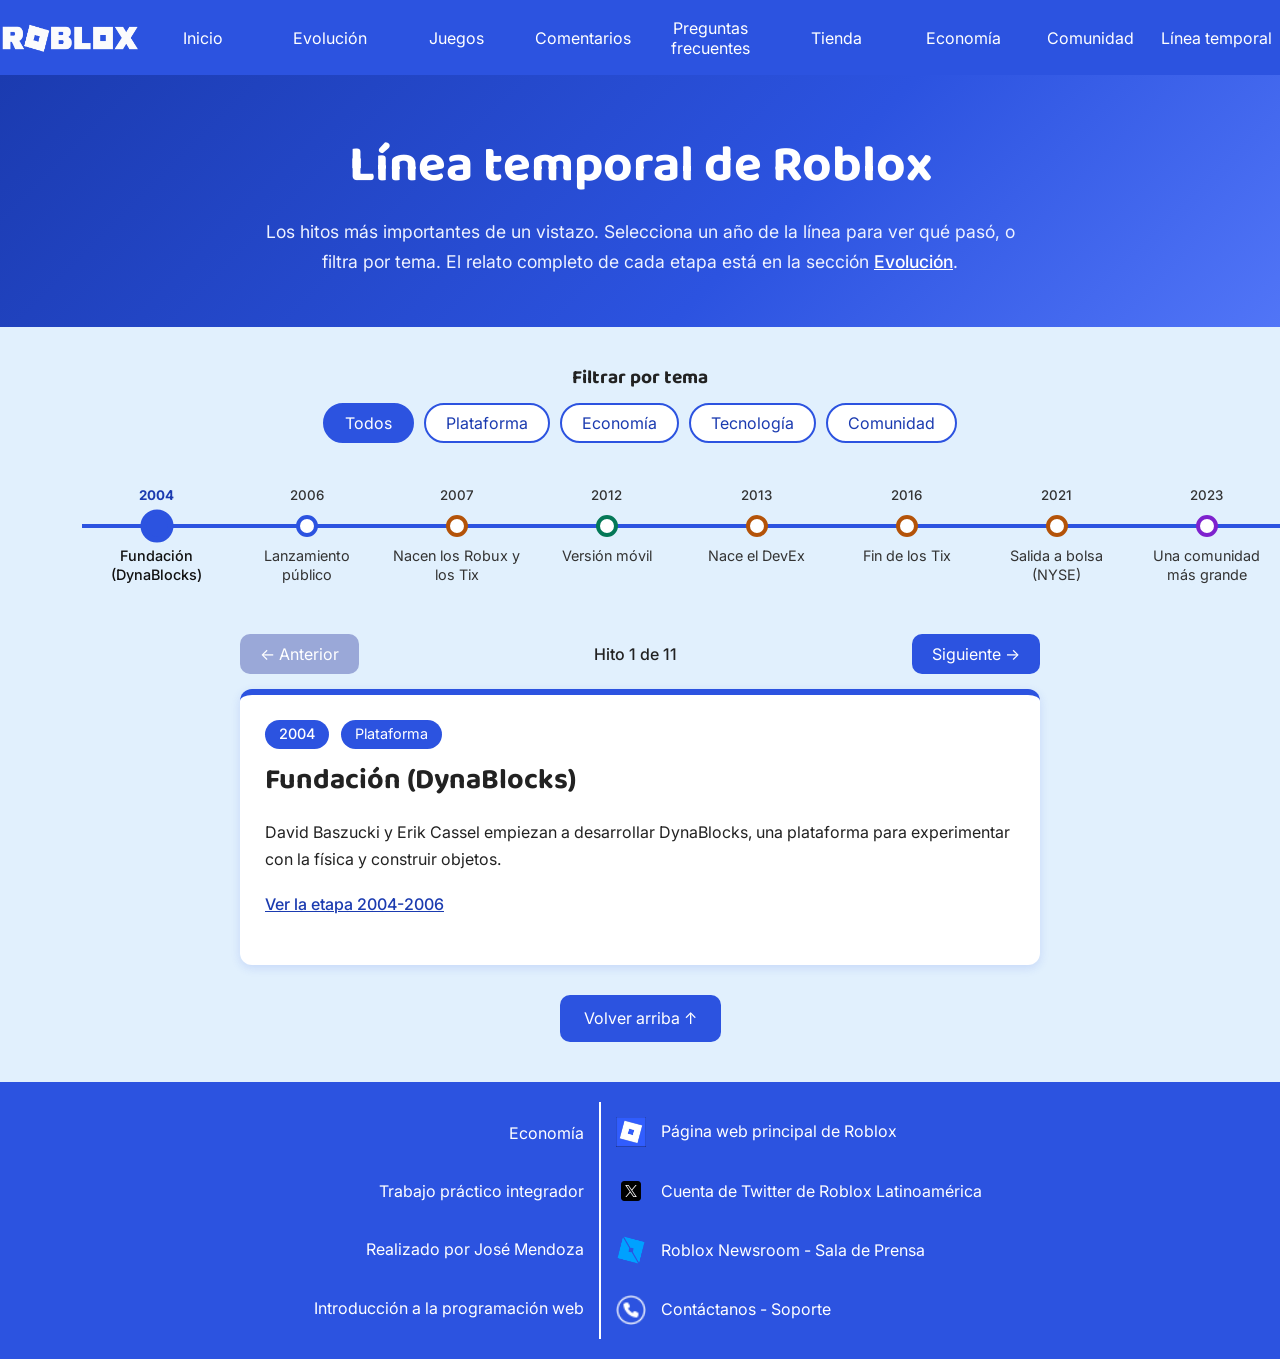
<file: HTML/lineatemp.html>
<!DOCTYPE html>
<html lang="es">
    <head>
        <meta charset="UTF-8">
        <meta name="author" content="José Mendoza">
        <meta name="description" content="Línea temporal interactiva con los hitos más importantes de la historia de Roblox, de 2004 a 2026.">
        <meta name="keywords" content="Roblox, línea temporal, historia, hitos, eventos importantes">
        <meta name="viewport" content="width=device-width, initial-scale=1.0">
        <meta name="robots" content="index, follow">
        <meta name="theme-color" content="#2c53e0">
        <title>Línea temporal de Roblox | Hitos de 2004 a 2026</title>
        <link rel="icon" href="../Images/roblox_favicon.jpg">
        <link rel="preconnect" href="https://fonts.googleapis.com">
        <link href="https://fonts.googleapis.com/css2?family=Baloo+2:wght@600;700&family=Inter:wght@400;500&display=swap" rel="stylesheet">
        <link rel="stylesheet" href="../CSS/estilos_lineatemp.css">
        <!-- "defer": el script se ejecuta cuando el HTML ya terminó de cargarse -->
        <script src="../JS/script_lineatemp.js" defer></script>
    </head>
    <body id="inicio_pagina">
        <!-- Enlace para saltar el menú (accesibilidad con teclado) -->
        <a class="saltar_menu" href="#contenido">Saltar al contenido principal</a>

        <!-- ENCABEZADO: logo + menú de navegación -->
        <header>
            <nav>
                <div class="nav_logo">
                    <img src="../Images/roblox-logo-2022.png" height="50" width="140" alt="Logo de Roblox azul">
                </div>
                <div>
                    <a class="link" href="../index.html">Inicio</a>
                </div>
                <div>
                    <a class="link" href="./evolucion.html">Evolución</a>
                </div>
                <div>
                    <a class="link" href="./juegos.html">Juegos</a>
                </div>
                <div>
                    <a class="link" href="./testimonios.html">Comentarios</a>
                </div>
                <div>
                    <a class="link" href="./preguntas.html">Preguntas frecuentes</a>
                </div>
                <div>
                    <a class="link" href="./tienda.html">Tienda</a>
                </div>
                <div>
                    <a class="link" href="./economia.html">Economía</a>
                </div>
                <div>
                    <a class="link" href="./comunidad.html">Comunidad</a>
                </div>
                <div>
                    <a class="link" href="./lineatemp.html">Línea temporal</a>
                </div>
            </nav>
        </header>

        <main id="contenido">

            <!-- PORTADA DE LA SECCIÓN -->
            <section class="portada">
                <h1>Línea temporal de Roblox</h1>
                <p>Los hitos más importantes de un vistazo. Selecciona un año de la línea para ver qué pasó, o filtra por tema. El relato completo de cada etapa está en la sección <a href="./evolucion.html">Evolución</a>.</p>
            </section>

            <!-- FILTROS POR TEMA -->
            <section class="filtros" aria-label="Filtrar hitos por tema">
                <h2 class="filtros_titulo">Filtrar por tema</h2>
                <div class="filtros_botones">
                    <button type="button" class="filtro" data-categoria="todos" aria-pressed="true">Todos</button>
                    <button type="button" class="filtro" data-categoria="plataforma" aria-pressed="false">Plataforma</button>
                    <button type="button" class="filtro" data-categoria="economia" aria-pressed="false">Economía</button>
                    <button type="button" class="filtro" data-categoria="tecnologia" aria-pressed="false">Tecnología</button>
                    <button type="button" class="filtro" data-categoria="comunidad" aria-pressed="false">Comunidad</button>
                </div>
            </section>

            <!-- LÍNEA DE TIEMPO HORIZONTAL (los hitos los genera el JS) -->
            <section class="linea" aria-label="Línea de tiempo">
                <div class="pista_contenedor">
                    <ol class="pista" id="pista"></ol>
                </div>
                <noscript>
                    <p class="aviso_js">Esta línea de tiempo necesita JavaScript. Puedes ver todas las etapas en la sección <a href="./evolucion.html">Evolución</a>.</p>
                </noscript>
            </section>

            <!-- DETALLE DEL HITO SELECCIONADO -->
            <section class="detalle_seccion" aria-label="Detalle del hito seleccionado">
                <div class="controles">
                    <button type="button" class="control" id="anterior">← Anterior</button>
                    <p class="contador" id="contador"></p>
                    <button type="button" class="control" id="siguiente">Siguiente →</button>
                </div>
                <!-- aria-live: los lectores de pantalla anuncian el cambio de hito -->
                <article class="detalle" id="detalle" aria-live="polite"></article>
            </section>

            <!-- VOLVER ARRIBA -->
            <p class="volver_arriba"><a href="#inicio_pagina">Volver arriba ↑</a></p>
        </main>

        <!-- PIE DE PÁGINA -->
        <footer>
            <div class="lad_izq">
                <p>Economía</p>
                <p>Trabajo práctico integrador</p>
                <p>Realizado por José Mendoza</p>
                <p>Introducción a la programación web</p>
            </div>
            <div class="lad_der">
                <div>
                    <a href="https://www.roblox.com/home" target="_blank" rel="noopener noreferrer">
                        <img src="../Images/icono-roblox.jpg" alt="Icono de Roblox">
                    </a>
                    <p>Página web principal de Roblox</p>
                </div>
                <div>
                    <a href="https://x.com/Roblox" target="_blank" rel="noopener noreferrer">
                        <img src="../Images/icono-twitter.webp" alt="Icono de Twitter/X">
                    </a>
                    <p>Cuenta de Twitter de Roblox Latinoamérica</p>
                </div>
                <div>
                    <a href="https://about.roblox.com/es/newsroom" target="_blank" rel="noopener noreferrer">
                        <img src="../Images/icono-roblox-studio.png" alt="Icono de Roblox Newsroom">
                    </a>
                    <p>Roblox Newsroom - Sala de Prensa</p>
                </div>
                <div>
                    <a href="./contacto.html">
                        <img src="../Images/telephone.png" alt="Icono de contacto">
                    </a>
                    <p>Contáctanos - Soporte</p>
                </div>
            </div>
        </footer>
    </body>
</html>
</file>
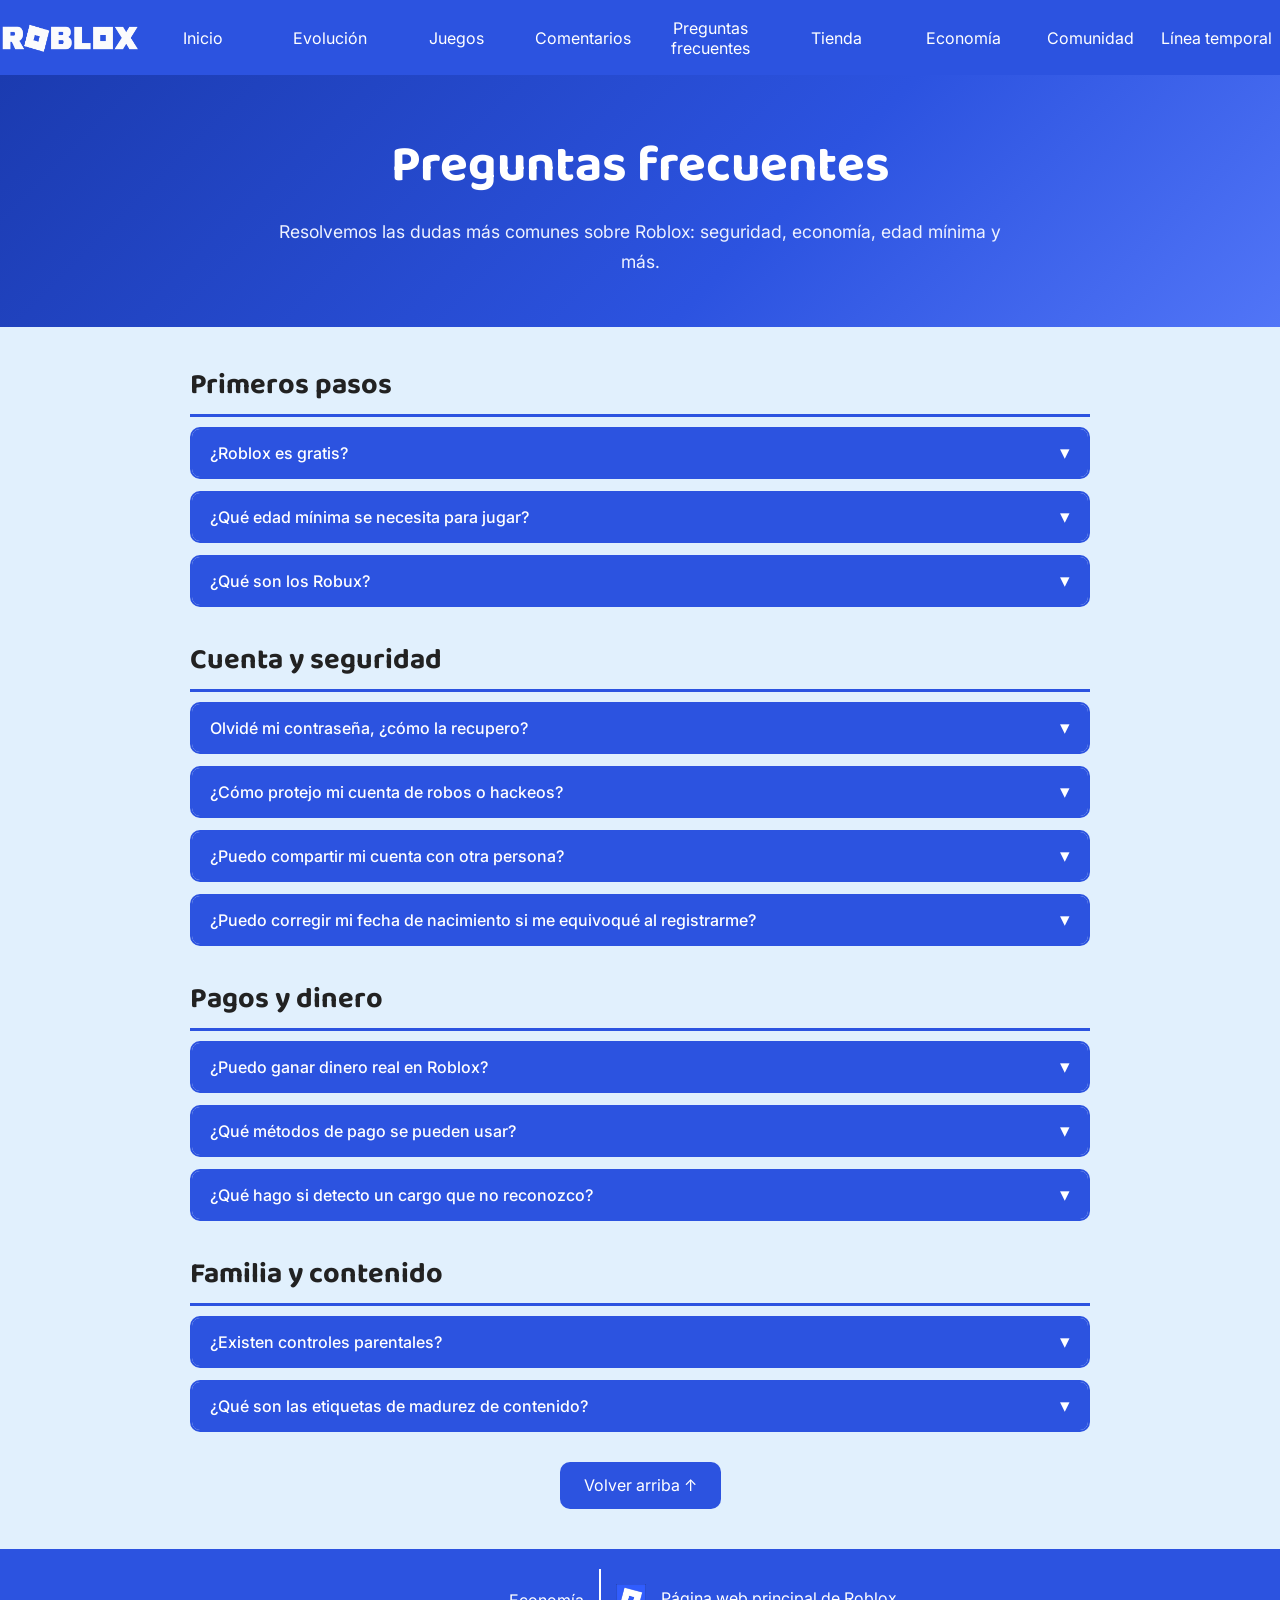
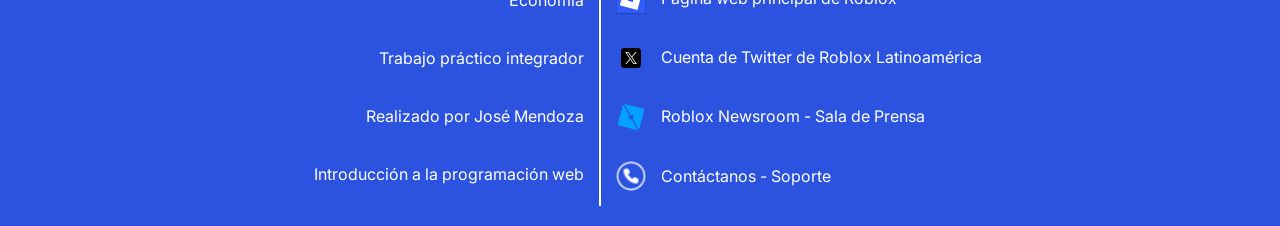
<file: HTML/preguntas.html>
<!DOCTYPE html>
<html lang="es">
    <head>
        <meta charset="UTF-8">
        <meta name="author" content="José Mendoza">
        <meta name="description" content="Preguntas frecuentes sobre Roblox: seguridad de la cuenta, pagos, Robux, edad mínima, controles parentales y más.">
        <meta name="keywords" content="Roblox, preguntas frecuentes, respuestas, seguridad, Robux, controles parentales">
        <meta name="viewport" content="width=device-width, initial-scale=1.0">
        <meta name="robots" content="index, follow">
        <meta name="theme-color" content="#2c53e0">
        <title>Preguntas frecuentes sobre Roblox | Seguridad, pagos y cuentas</title>
        <link rel="icon" href="../Images/roblox_favicon.jpg">
        <link rel="preconnect" href="https://fonts.googleapis.com">
        <link href="https://fonts.googleapis.com/css2?family=Baloo+2:wght@600;700&family=Inter:wght@400;500&display=swap" rel="stylesheet">
        <link rel="stylesheet" href="../CSS/estilos_preguntas.css">
        <!-- "defer": el script se ejecuta cuando el HTML ya terminó de cargarse -->
        <script src="../JS/script_preguntas.js" defer></script>
    </head>
    <body id="inicio_pagina">
        <!-- Enlace para saltar el menú (accesibilidad con teclado) -->
        <a class="saltar_menu" href="#contenido">Saltar al contenido principal</a>

        <!-- ENCABEZADO: logo + menú de navegación -->
        <header>
            <nav>
                <div class="nav_logo">
                    <img src="../Images/roblox-logo-2022.png" height="50" width="140" alt="Logo de Roblox azul">
                </div>
                <div>
                    <a class="link" href="../index.html">Inicio</a>
                </div>
                <div>
                    <a class="link" href="./evolucion.html">Evolución</a>
                </div>
                <div>
                    <a class="link" href="./juegos.html">Juegos</a>
                </div>
                <div>
                    <a class="link" href="./testimonios.html">Comentarios</a>
                </div>
                <div>
                    <a class="link" href="./preguntas.html">Preguntas frecuentes</a>
                </div>
                <div>
                    <a class="link" href="./tienda.html">Tienda</a>
                </div>
                <div>
                    <a class="link" href="./economia.html">Economía</a>
                </div>
                <div>
                    <a class="link" href="./comunidad.html">Comunidad</a>
                </div>
                <div>
                    <a class="link" href="./lineatemp.html">Línea temporal</a>
                </div>
            </nav>
        </header>

        <main id="contenido">

            <!-- PORTADA DE LA SECCIÓN -->
            <section class="portada">
                <h1>Preguntas frecuentes</h1>
                <p>Resolvemos las dudas más comunes sobre Roblox: seguridad, economía, edad mínima y más.</p>
            </section>

            <div class="faq">

                <!-- CATEGORÍA 1 -->
                <section class="faq_categoria">
                    <h2>Primeros pasos</h2>

                    <!-- IMPORTANTE: el botón .faq_pregunta debe estar justo antes de su .faq_respuesta
                         (el JS usa nextElementSibling para encontrar la respuesta) -->
                    <div class="faq_item">
                        <button class="faq_pregunta">¿Roblox es gratis?</button>
                        <div class="faq_respuesta">
                            <p>Sí, jugar en Roblox es gratuito. Sin embargo, existen compras opcionales dentro de la plataforma mediante Robux, su moneda virtual.</p>
                        </div>
                    </div>
                    <div class="faq_item">
                        <button class="faq_pregunta">¿Qué edad mínima se necesita para jugar?</button>
                        <div class="faq_respuesta">
                            <p>No hay una edad mínima estricta, pero Roblox recomienda supervisión de un adulto para usuarios menores de 13 años, y ofrece controles parentales para gestionar la experiencia.</p>
                        </div>
                    </div>
                    <div class="faq_item">
                        <button class="faq_pregunta">¿Qué son los Robux?</button>
                        <div class="faq_respuesta">
                            <p>Son la moneda virtual de la plataforma. Se usan para comprar accesorios, pases de juego y otros artículos dentro de las experiencias.</p>
                        </div>
                    </div>
                </section>

                <!-- CATEGORÍA 2 -->
                <section class="faq_categoria">
                    <h2>Cuenta y seguridad</h2>

                    <div class="faq_item">
                        <button class="faq_pregunta">Olvidé mi contraseña, ¿cómo la recupero?</button>
                        <div class="faq_respuesta">
                            <p>Se puede restablecer desde la pantalla de inicio de sesión usando la opción "¿Olvidaste tu contraseña?". Por eso Roblox recomienda siempre tener un email verificado asociado a la cuenta: sin él, recuperar el acceso es mucho más difícil.</p>
                        </div>
                    </div>
                    <div class="faq_item">
                        <button class="faq_pregunta">¿Cómo protejo mi cuenta de robos o hackeos?</button>
                        <div class="faq_respuesta">
                            <p>Roblox recomienda activar la Verificación en 2 Pasos (2SV), usar una contraseña única, nunca compartirla con nadie (ni siquiera con "trucos" que prometen Robux gratis) y cerrar sesión siempre en computadoras compartidas. El personal de Roblox nunca pide la contraseña de un usuario.</p>
                        </div>
                    </div>
                    <div class="faq_item">
                        <button class="faq_pregunta">¿Puedo compartir mi cuenta con otra persona?</button>
                        <div class="faq_respuesta">
                            <p>No es recomendable. Compartir el usuario y la contraseña es una de las formas más comunes en que la gente pierde el acceso a su cuenta, ya sea por robo o por errores de la otra persona.</p>
                        </div>
                    </div>
                    <div class="faq_item">
                        <button class="faq_pregunta">¿Puedo corregir mi fecha de nacimiento si me equivoqué al registrarme?</button>
                        <div class="faq_respuesta">
                            <p>Sí, se puede corregir desde la configuración de la cuenta. Sin embargo, dependiendo del cambio, Roblox puede pedir una verificación de identidad (por ejemplo, con un documento oficial) para confirmar la nueva edad antes de aplicarla.</p>
                        </div>
                    </div>
                </section>

                <!-- CATEGORÍA 3 -->
                <section class="faq_categoria">
                    <h2>Pagos y dinero</h2>

                    <div class="faq_item">
                        <button class="faq_pregunta">¿Puedo ganar dinero real en Roblox?</button>
                        <div class="faq_respuesta">
                            <p>Sí, a través del programa Developer Exchange (DevEx), los creadores pueden convertir sus Robux ganados en dinero real.</p>
                        </div>
                    </div>
                    <div class="faq_item">
                        <button class="faq_pregunta">¿Qué métodos de pago se pueden usar?</button>
                        <div class="faq_respuesta">
                            <p>Roblox acepta tarjetas de crédito o débito, PayPal, tarjetas de regalo (gift cards) y pagos a través de tiendas de aplicaciones como Google Play, Apple/iTunes, Microsoft, PlayStation y Amazon.</p>
                        </div>
                    </div>
                    <div class="faq_item">
                        <button class="faq_pregunta">¿Qué hago si detecto un cargo que no reconozco?</button>
                        <div class="faq_respuesta">
                            <p>Hay que contactar al soporte de Roblox antes de reclamar el cargo directamente ante el banco o la tarjeta, ya que una vez iniciada una disputa formal, Roblox ya no puede procesar el reembolso.</p>
                        </div>
                    </div>
                </section>

                <!-- CATEGORÍA 4 -->
                <section class="faq_categoria">
                    <h2>Familia y contenido</h2>

                    <div class="faq_item">
                        <button class="faq_pregunta">¿Existen controles parentales?</button>
                        <div class="faq_respuesta">
                            <p>Sí, Roblox ofrece una sección completa dedicada a padres y seguridad familiar, con herramientas para supervisar la actividad de menores, filtros de contenido y configuración de privacidad.</p>
                        </div>
                    </div>
                    <div class="faq_item">
                        <button class="faq_pregunta">¿Qué son las etiquetas de madurez de contenido?</button>
                        <div class="faq_respuesta">
                            <p>Son clasificaciones (Mínimo, Leve, Moderado y Restringido) que indican qué tipo de contenido tiene cada experiencia. Determinan qué pueden ver los distintos tipos de cuenta: las experiencias "Restringidas", por ejemplo, solo son accesibles para usuarios mayores de 18 años con la edad verificada.</p>
                        </div>
                    </div>
                </section>
            </div>

            <!-- VOLVER ARRIBA -->
            <p class="volver_arriba"><a href="#inicio_pagina">Volver arriba ↑</a></p>
        </main>

        <!-- PIE DE PÁGINA -->
        <footer>
            <div class="lad_izq">
                <p>Economía</p>
                <p>Trabajo práctico integrador</p>
                <p>Realizado por José Mendoza</p>
                <p>Introducción a la programación web</p>
            </div>
            <div class="lad_der">
                <div>
                    <a href="https://www.roblox.com/home" target="_blank" rel="noopener noreferrer">
                        <img src="../Images/icono-roblox.jpg" alt="Icono de Roblox">
                    </a>
                    <p>Página web principal de Roblox</p>
                </div>
                <div>
                    <a href="https://x.com/Roblox" target="_blank" rel="noopener noreferrer">
                        <img src="../Images/icono-twitter.webp" alt="Icono de Twitter/X">
                    </a>
                    <p>Cuenta de Twitter de Roblox Latinoamérica</p>
                </div>
                <div>
                    <a href="https://about.roblox.com/es/newsroom" target="_blank" rel="noopener noreferrer">
                        <img src="../Images/icono-roblox-studio.png" alt="Icono de Roblox Newsroom">
                    </a>
                    <p>Roblox Newsroom - Sala de Prensa</p>
                </div>
                <div>
                    <a href="./contacto.html">
                        <img src="../Images/telephone.png" alt="Icono de contacto">
                    </a>
                    <p>Contáctanos - Soporte</p>
                </div>
            </div>
        </footer>
    </body>
</html>
</file>
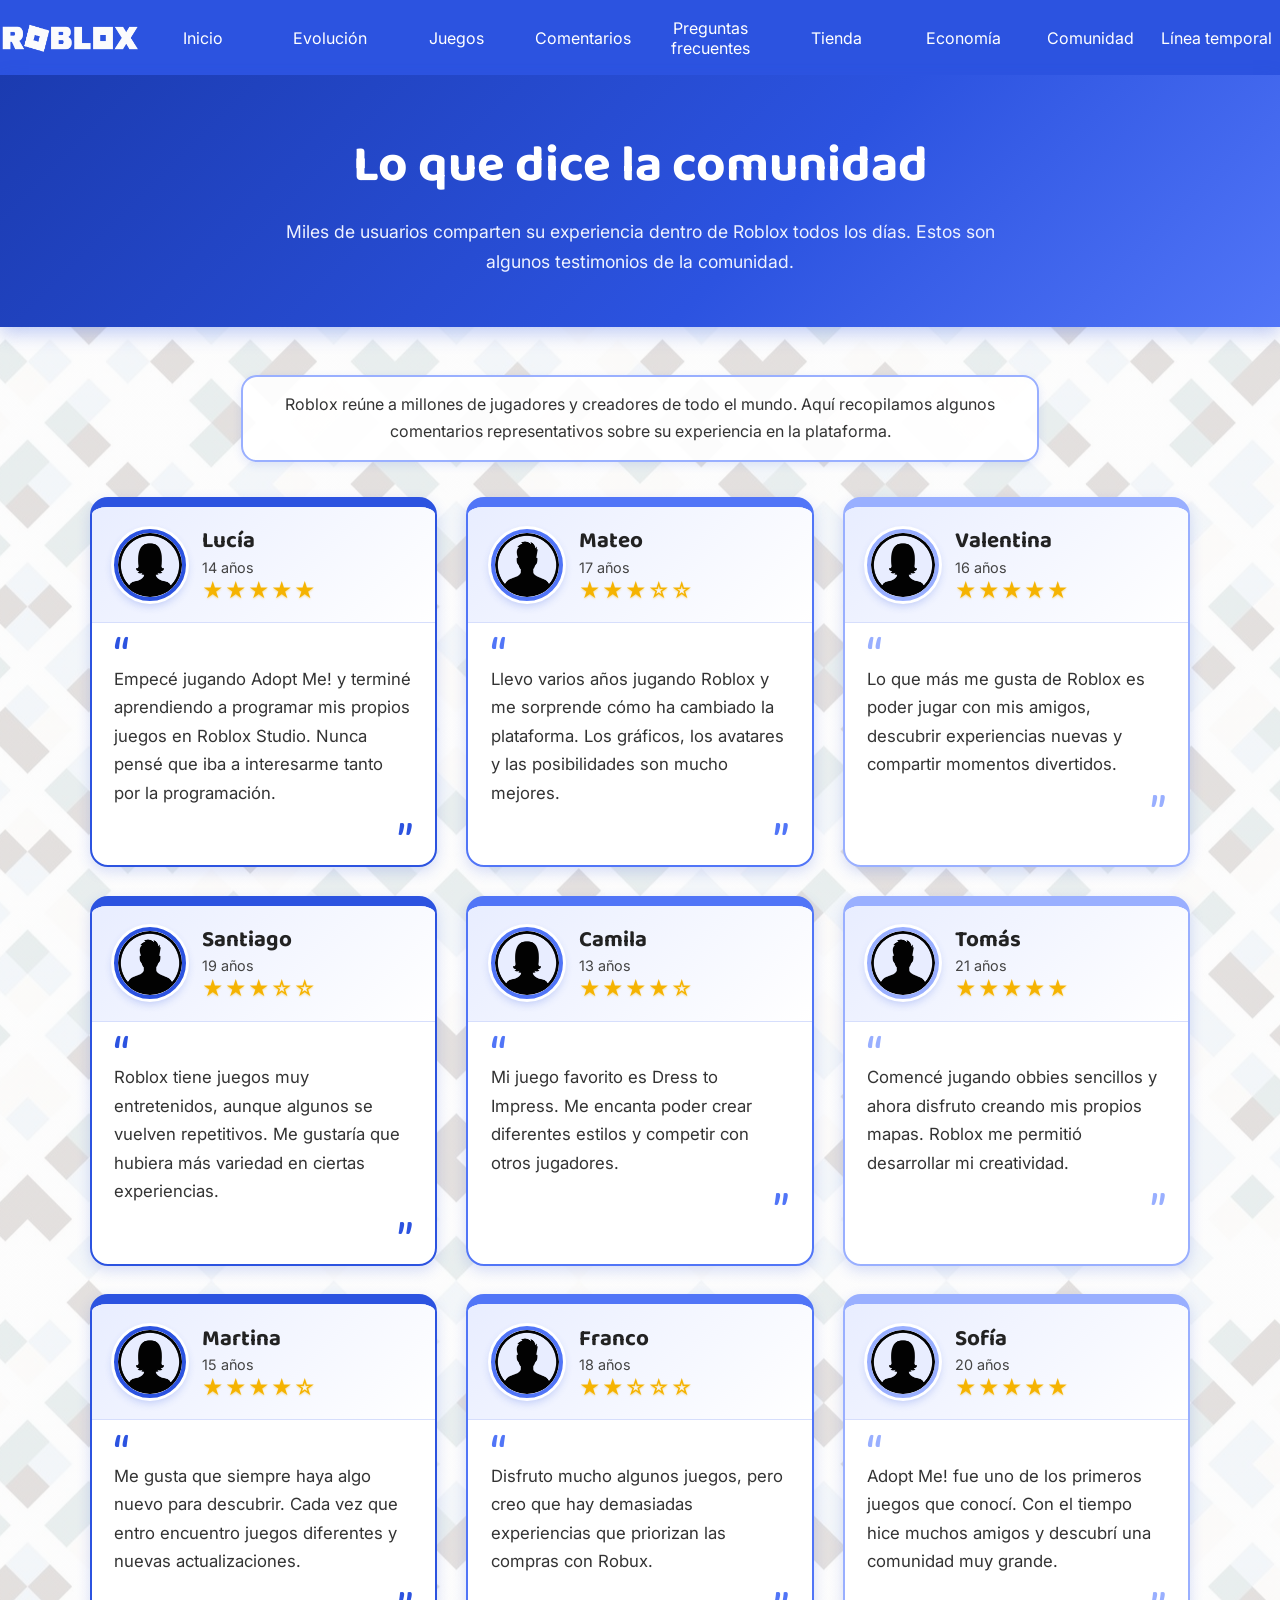
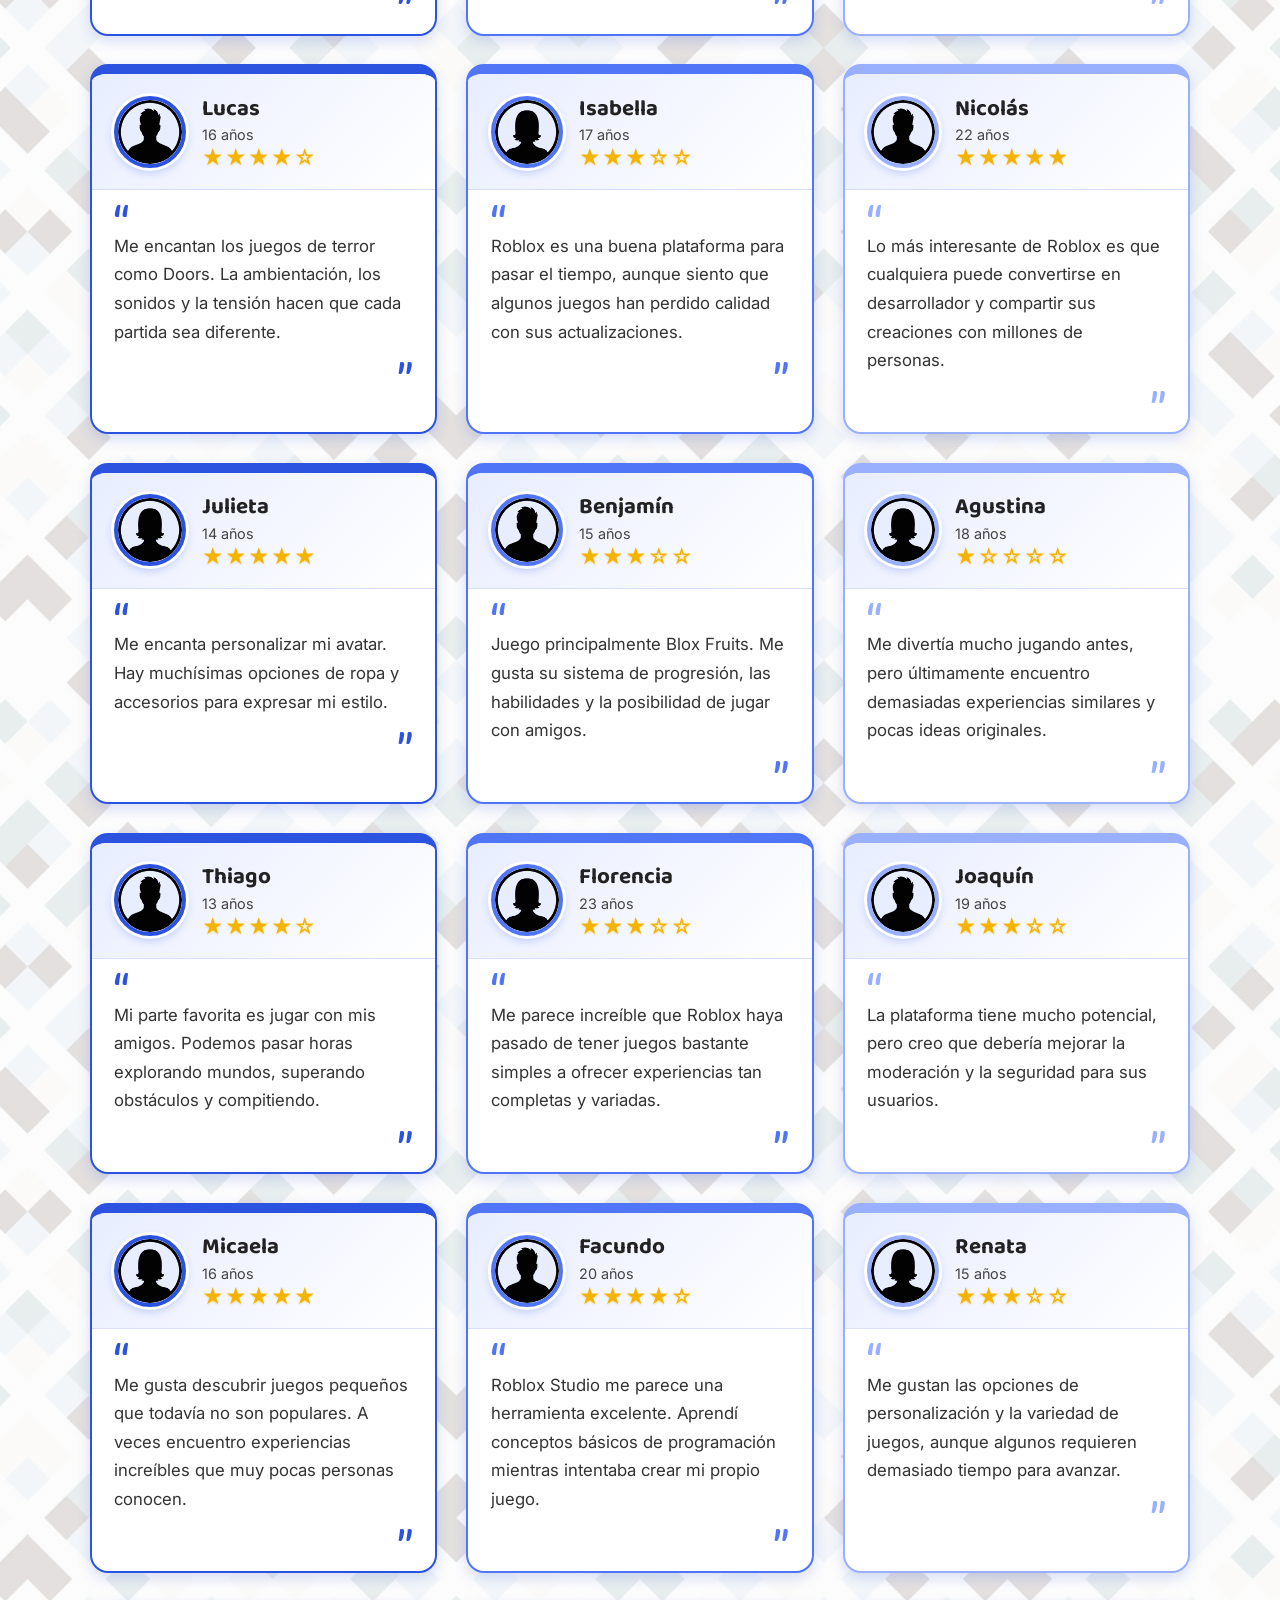
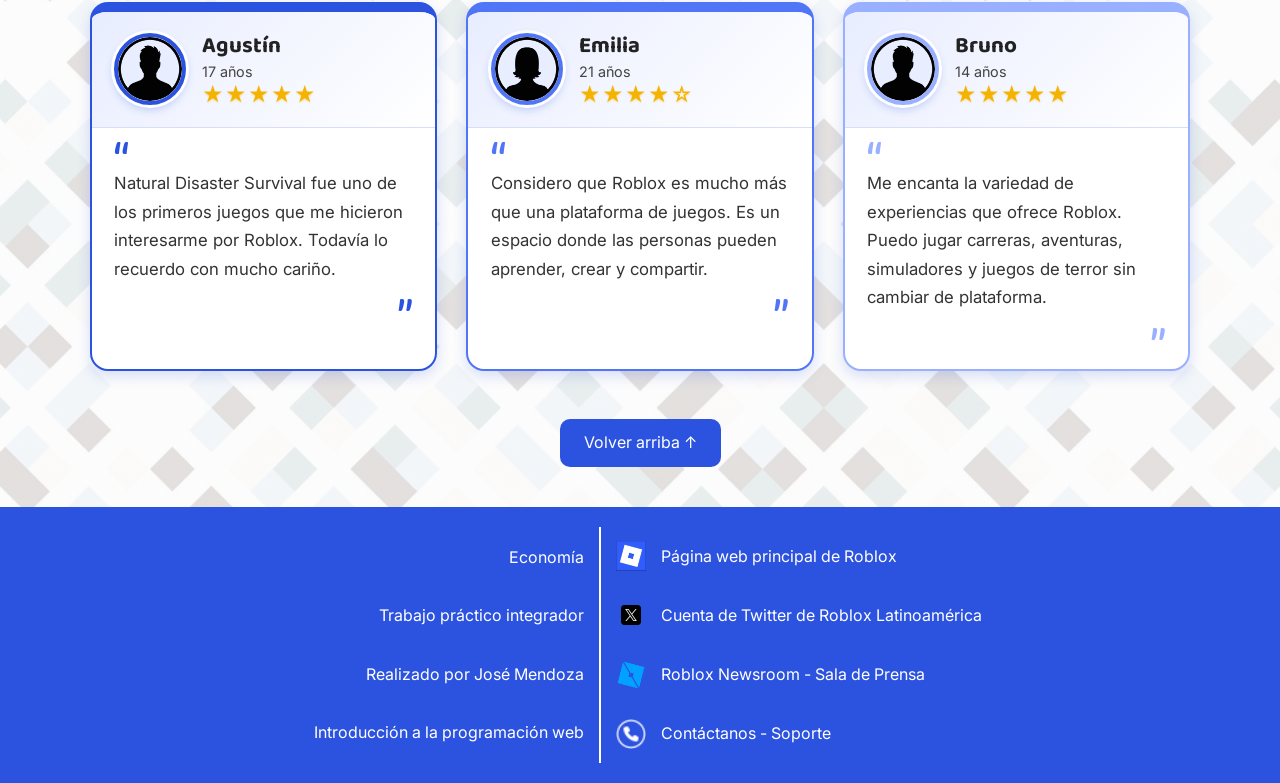
<file: HTML/testimonios.html>
<!DOCTYPE html>
<html lang="es">
    <head>
        <meta charset="UTF-8">
        <meta name="author" content="José Mendoza">
        <meta name="description" content="Comentarios de jugadores, creadores y padres sobre su experiencia en Roblox: programación, Developer Exchange y controles parentales.">
        <meta name="keywords" content="Roblox, reseñas, comentarios, testimonios, comunidad">
        <meta name="viewport" content="width=device-width, initial-scale=1.0">
        <meta name="robots" content="index, follow">
        <meta name="theme-color" content="#2c53e0">
        <title>Comentarios de la comunidad de Roblox</title>
        <link rel="icon" href="../Images/roblox_favicon.jpg">
        <link rel="preconnect" href="https://fonts.googleapis.com">
        <link href="https://fonts.googleapis.com/css2?family=Baloo+2:wght@600;700&family=Inter:wght@400;500&display=swap" rel="stylesheet">
        <link rel="stylesheet" href="../CSS/estilos_testimonios.css">
        <script src="../JS/script_testimonios.js" defer></script>
    </head>
    <body id="inicio_pagina">
        <!-- Enlace para saltar el menú (accesibilidad con teclado) -->
        <a class="saltar_menu" href="#contenido">Saltar al contenido principal</a>

        <!-- ENCABEZADO: logo + menú de navegación -->
        <header>
            <nav>
                <div class="nav_logo">
                    <img src="../Images/roblox-logo-2022.png" height="50" width="140" alt="Logo de Roblox azul">
                </div>
                <div>
                    <a class="link" href="../index.html">Inicio</a>
                </div>
                <div>
                    <a class="link" href="./evolucion.html">Evolución</a>
                </div>
                <div>
                    <a class="link" href="./juegos.html">Juegos</a>
                </div>
                <div>
                    <a class="link" href="./testimonios.html">Comentarios</a>
                </div>
                <div>
                    <a class="link" href="./preguntas.html">Preguntas frecuentes</a>
                </div>
                <div>
                    <a class="link" href="./tienda.html">Tienda</a>
                </div>
                <div>
                    <a class="link" href="./economia.html">Economía</a>
                </div>
                <div>
                    <a class="link" href="./comunidad.html">Comunidad</a>
                </div>
                <div>
                    <a class="link" href="./lineatemp.html">Línea temporal</a>
                </div>
            </nav>
        </header>

        <main id="contenido">

            <!-- PORTADA DE LA SECCIÓN -->
            <section class="portada">
                <h1>Lo que dice la comunidad</h1>
                <p>Miles de usuarios comparten su experiencia dentro de Roblox todos los días. Estos son algunos testimonios de la comunidad.</p>
            </section>

            <!-- COMENTARIOS -->
            <section class="comentarios">
                <p class="comentarios_intro">Roblox reúne a millones de jugadores y creadores de todo el mundo. Aquí recopilamos algunos comentarios representativos sobre su experiencia en la plataforma.</p>

                <div class="testimonios" id="lista_testimonios">
                    <!-- Las tarjetas las dibuja JS/script_testimonios.js a partir de la lista "comentarios" -->
                </div>
                <noscript>
                    <p class="comentarios_intro">Para ver los comentarios hace falta activar JavaScript en el navegador.</p>
                </noscript>
            </section>

            <!-- VOLVER ARRIBA -->
            <p class="volver_arriba"><a href="#inicio_pagina">Volver arriba ↑</a></p>
        </main>

        <!-- PIE DE PÁGINA -->
        <footer>
            <div class="lad_izq">
                <p>Economía</p>
                <p>Trabajo práctico integrador</p>
                <p>Realizado por José Mendoza</p>
                <p>Introducción a la programación web</p>
            </div>
            <div class="lad_der">
                <div>
                    <a href="https://www.roblox.com/home" target="_blank" rel="noopener noreferrer">
                        <img src="../Images/icono-roblox.jpg" alt="Icono de Roblox">
                    </a>
                    <p>Página web principal de Roblox</p>
                </div>
                <div>
                    <a href="https://x.com/Roblox" target="_blank" rel="noopener noreferrer">
                        <img src="../Images/icono-twitter.webp" alt="Icono de Twitter/X">
                    </a>
                    <p>Cuenta de Twitter de Roblox Latinoamérica</p>
                </div>
                <div>
                    <a href="https://about.roblox.com/es/newsroom" target="_blank" rel="noopener noreferrer">
                        <img src="../Images/icono-roblox-studio.png" alt="Icono de Roblox Newsroom">
                    </a>
                    <p>Roblox Newsroom - Sala de Prensa</p>
                </div>
                <div>
                    <a href="./contacto.html">
                        <img src="../Images/telephone.png" alt="Icono de contacto">
                    </a>
                    <p>Contáctanos - Soporte</p>
                </div>
            </div>
        </footer>
    </body>
</html>
</file>
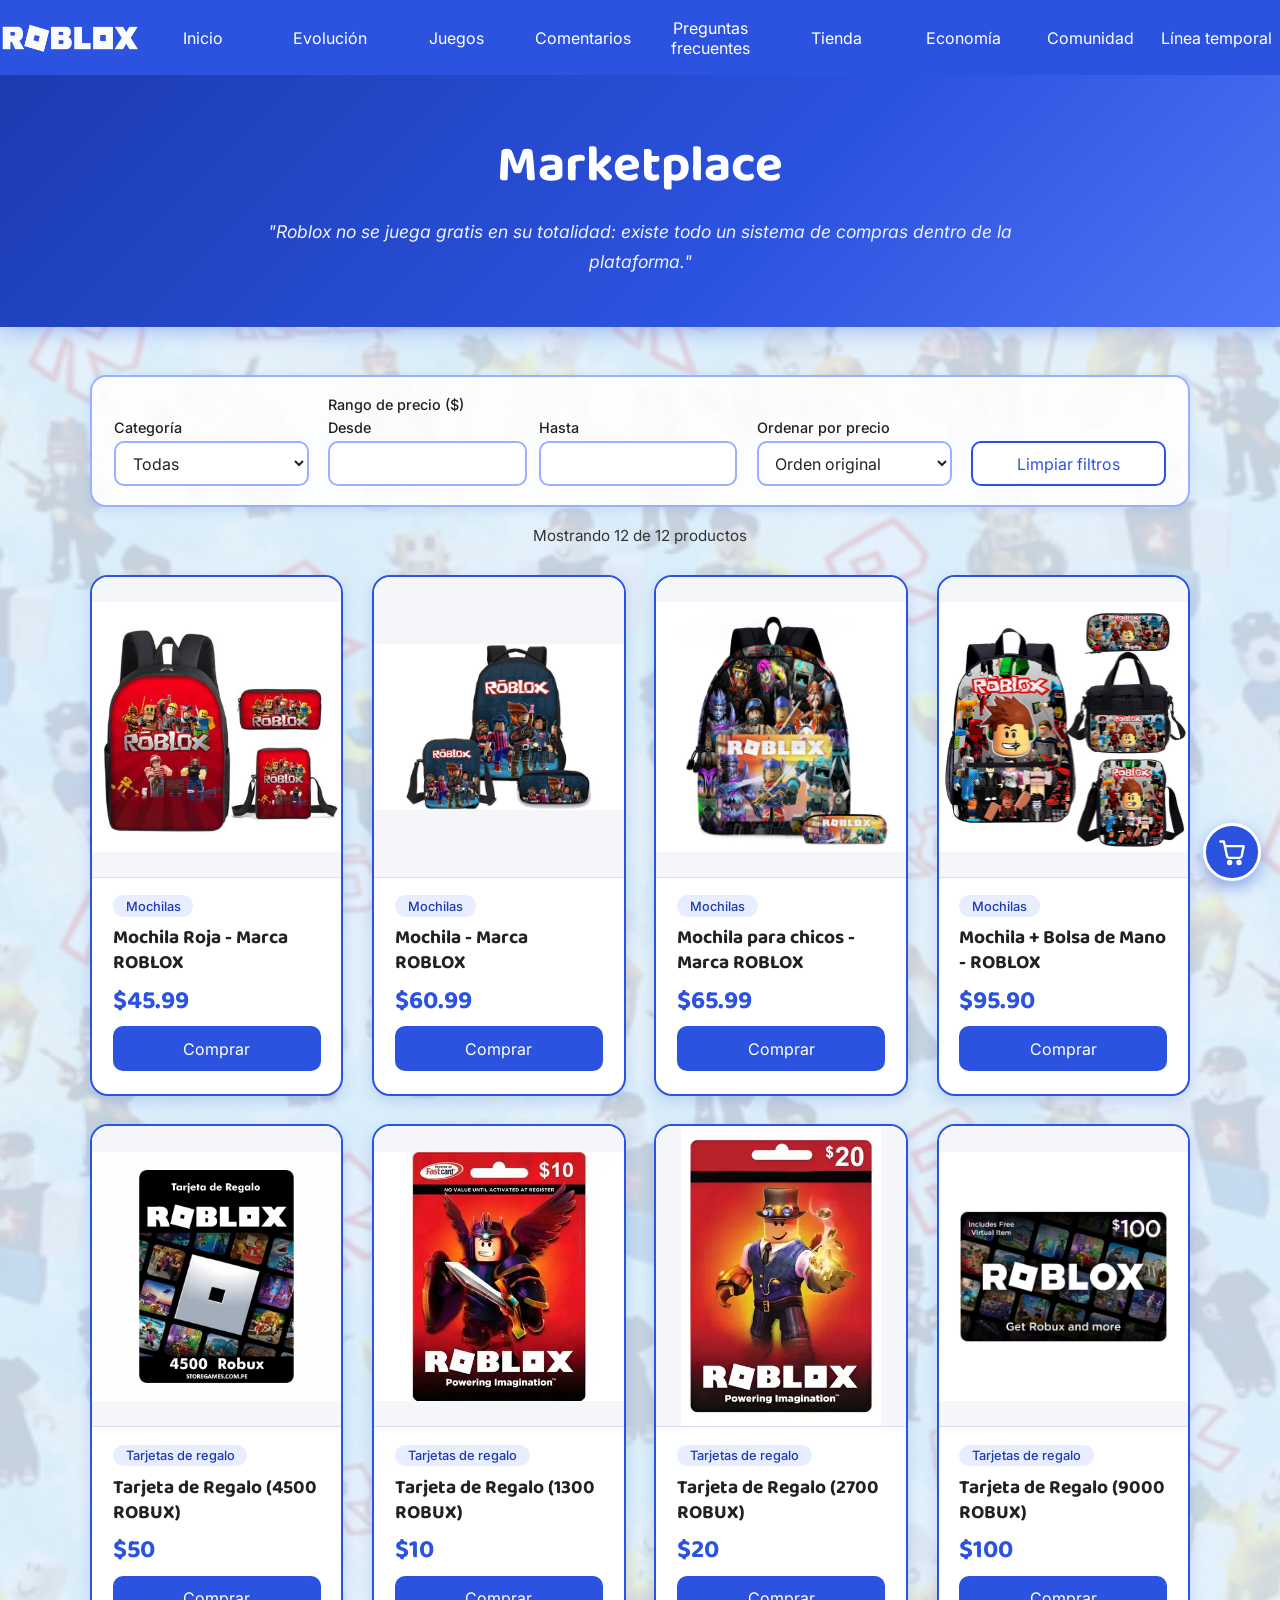
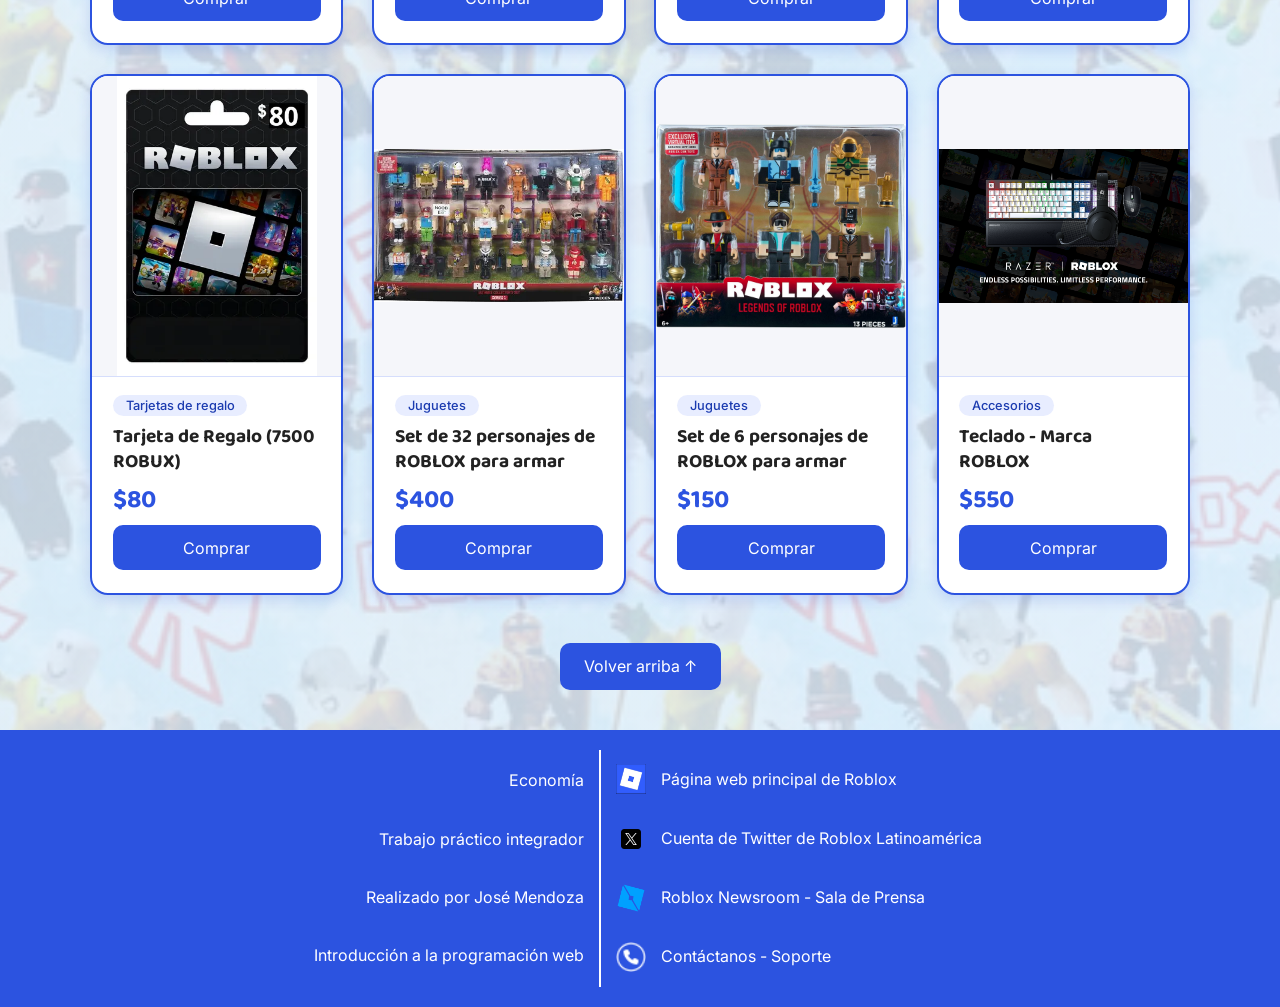
<file: HTML/tienda.html>
<!DOCTYPE html>
<html lang="es">
    <head>
        <meta charset="UTF-8">
        <meta name="author" content="José Mendoza">
        <meta name="description" content="Tienda fanmade de Roblox: mochilas, tarjetas de regalo de Robux, sets de personajes para armar y un teclado de la marca.">
        <meta name="keywords" content="Roblox, tienda, mercancía, mochilas, tarjetas de regalo, Robux">
        <meta name="viewport" content="width=device-width, initial-scale=1.0">
        <meta name="robots" content="index, follow">
        <meta name="theme-color" content="#2c53e0">
        <title>Tienda de Roblox | Mochilas, tarjetas de regalo y más</title>
        <link rel="icon" href="../Images/roblox_favicon.jpg">
        <link rel="preconnect" href="https://fonts.googleapis.com">
        <link href="https://fonts.googleapis.com/css2?family=Baloo+2:wght@600;700&family=Inter:wght@400;500&display=swap" rel="stylesheet">
        <link rel="stylesheet" href="../CSS/estilos_tienda.css">
        <script src="../JS/script_tienda.js" defer></script>
    </head>
    <body id="inicio_pagina">
        <!-- Enlace para saltar el menú (accesibilidad con teclado) -->
        <a class="saltar_menu" href="#contenido">Saltar al contenido principal</a>

        <!-- ENCABEZADO: logo + menú de navegación -->
        <header>
            <nav>
                <div class="nav_logo">
                    <img src="../Images/roblox-logo-2022.png" height="50" width="140" alt="Logo de Roblox azul">
                </div>
                <div>
                    <a class="link" href="../index.html">Inicio</a>
                </div>
                <div>
                    <a class="link" href="./evolucion.html">Evolución</a>
                </div>
                <div>
                    <a class="link" href="./juegos.html">Juegos</a>
                </div>
                <div>
                    <a class="link" href="./testimonios.html">Comentarios</a>
                </div>
                <div>
                    <a class="link" href="./preguntas.html">Preguntas frecuentes</a>
                </div>
                <div>
                    <a class="link" href="./tienda.html">Tienda</a>
                </div>
                <div>
                    <a class="link" href="./economia.html">Economía</a>
                </div>
                <div>
                    <a class="link" href="./comunidad.html">Comunidad</a>
                </div>
                <div>
                    <a class="link" href="./lineatemp.html">Línea temporal</a>
                </div>
            </nav>
        </header>

        <main id="contenido">

            <!-- PORTADA DE LA SECCIÓN -->
            <section class="portada">
                <h1>Marketplace</h1>
                <blockquote>
                    <p>"Roblox no se juega gratis en su totalidad: existe todo un sistema de compras dentro de la plataforma."</p>
                </blockquote>
            </section>

            <!-- PRODUCTOS -->
            <section class="tienda">
                <!-- FILTROS Y ORDEN: están ocultos en el HTML y JS los muestra. JS agrega las categorías al <select> -->
                <form class="filtros" id="filtros" aria-label="Filtros y orden de los productos" hidden>
                    <div class="filtro">
                        <label for="filtro_categoria">Categoría</label>
                        <select id="filtro_categoria" name="categoria">
                            <option value="">Todas</option>
                        </select>
                    </div>

                    <div class="filtro filtro_precio" role="group" aria-labelledby="titulo_precio">
                        <span class="filtro_titulo" id="titulo_precio">Rango de precio ($)</span>
                        <div class="filtro_rango">
                            <div class="filtro">
                                <label for="precio_minimo">Desde</label>
                                <input type="number" id="precio_minimo" name="precio_minimo" min="0" step="any" inputmode="decimal">
                            </div>
                            <div class="filtro">
                                <label for="precio_maximo">Hasta</label>
                                <input type="number" id="precio_maximo" name="precio_maximo" min="0" step="any" inputmode="decimal">
                            </div>
                        </div>
                    </div>

                    <div class="filtro">
                        <label for="filtro_orden">Ordenar por precio</label>
                        <select id="filtro_orden" name="orden">
                            <option value="original">Orden original</option>
                            <option value="menor">De menor a mayor</option>
                            <option value="mayor">De mayor a menor</option>
                        </select>
                    </div>

                    <button type="button" class="boton boton_secundario" id="limpiar_filtros">Limpiar filtros</button>
                </form>

                <!-- Cantidad de productos que se están mostrando (aria-live: un lector de pantalla la anuncia al filtrar) -->
                <p class="filtros_estado" id="estado_filtros" role="status" aria-live="polite"></p>

                <div class="productos" id="lista_productos">
                    <!-- Las tarjetas las dibuja JS/script_tienda.js a partir de la lista "productos" -->
                </div>
                <noscript>
                    <p class="tienda_intro">Para ver los productos y comprar hace falta activar JavaScript en el navegador.</p>
                </noscript>
            </section>

            <!-- VOLVER ARRIBA -->
            <p class="volver_arriba"><a href="#inicio_pagina">Volver arriba ↑</a></p>
        </main>

        <!-- PIE DE PÁGINA -->
        <footer>
            <div class="lad_izq">
                <p>Economía</p>
                <p>Trabajo práctico integrador</p>
                <p>Realizado por José Mendoza</p>
                <p>Introducción a la programación web</p>
            </div>
            <div class="lad_der">
                <div>
                    <a href="https://www.roblox.com/home" target="_blank" rel="noopener noreferrer">
                        <img src="../Images/icono-roblox.jpg" alt="Icono de Roblox">
                    </a>
                    <p>Página web principal de Roblox</p>
                </div>
                <div>
                    <a href="https://x.com/Roblox" target="_blank" rel="noopener noreferrer">
                        <img src="../Images/icono-twitter.webp" alt="Icono de Twitter/X">
                    </a>
                    <p>Cuenta de Twitter de Roblox Latinoamérica</p>
                </div>
                <div>
                    <a href="https://about.roblox.com/es/newsroom" target="_blank" rel="noopener noreferrer">
                        <img src="../Images/icono-roblox-studio.png" alt="Icono de Roblox Newsroom">
                    </a>
                    <p>Roblox Newsroom - Sala de Prensa</p>
                </div>
                <div>
                    <a href="./contacto.html">
                        <img src="../Images/telephone.png" alt="Icono de contacto">
                    </a>
                    <p>Contáctanos - Soporte</p>
                </div>
            </div>
        </footer>

        <!-- CAJA DE COMPRA (modal): está oculta y JS la muestra al tocar "Comprar" -->
        <div class="modal" id="modal_compra" hidden>
            <div class="modal_caja" id="modal_caja" role="dialog" aria-modal="true" aria-labelledby="modal_titulo" aria-describedby="modal_descripcion">
                <!-- El contenido lo escribe JS según el producto elegido -->
            </div>
        </div>

        <!-- MENSAJE DE COMPRA REALIZADA: JS lo escribe acá. aria-live hace que un lector de pantalla lo anuncie -->
        <div id="zona_mensaje" role="status" aria-live="polite"></div>

        <!-- ÍCONO DEL CARRITO: está oculto en el HTML y JS lo muestra. El numerito lo actualiza JS -->
        <button type="button" class="boton_carrito" id="boton_carrito" aria-haspopup="dialog" aria-label="Abrir carrito" hidden>
            <svg viewBox="0 0 24 24" width="28" height="28" aria-hidden="true" focusable="false" fill="none" stroke="currentColor" stroke-width="2" stroke-linecap="round" stroke-linejoin="round">
                <path d="M2 3h3l2.7 12.4a2 2 0 0 0 2 1.6h8.6a2 2 0 0 0 2-1.5L22 7H6"></path>
                <circle cx="10" cy="21" r="1.3"></circle>
                <circle cx="18" cy="21" r="1.3"></circle>
            </svg>
            <span class="carrito_contador" id="carrito_contador" aria-hidden="true" hidden>0</span>
        </button>

        <!-- PANEL DEL CARRITO (lateral): está oculto y JS lo muestra al tocar el ícono -->
        <div class="modal modal_lateral" id="modal_carrito" hidden>
            <div class="modal_caja carrito_caja" id="carrito_caja" role="dialog" aria-modal="true" aria-labelledby="carrito_titulo">
                <!-- El contenido lo escribe JS según lo que haya en el carrito -->
            </div>
        </div>
    </body>
</html>
</file>
<file: CSS/estilos_index.css>
/* ==========================================================
    estilos_index.css - Página de inicio
   ========================================================== */

/* ---------- Tipografía base ---------- */
body, p, a, li, button, input, label {
    font-family: 'Inter', sans-serif;
}

/* ---------- Página ---------- */
body {
    margin: 0;
    min-height: 100vh;
    background-color: #e1f0fd;
    display: flex;
    flex-direction: column;
}

/* ---------- Enlace "saltar al contenido" (solo visible con el teclado) ---------- */
.saltar_menu {
    position: absolute;
    left: 10px;
    top: -60px;
    background-color: #222;
    color: white;
    padding: 10px 15px;
    border-radius: 0 0 10px 10px;
    z-index: 10;
}

.saltar_menu:focus {
    top: 0;
}

/* ---------- NAV (igual que antes) ---------- */
nav {
    display: flex;
    justify-content: space-evenly;
    align-items: center;
    background-color: #2c53e0;
}

.nav_logo {
    display: flex;
    justify-content: center;
    align-items: center;
}

nav div {
    text-align: center;
    height: 75px;
    flex: 1;
}

nav div a {
    color: white;
    text-decoration: none;
    display: flex;
    height: 100%;
    justify-content: center;
    align-items: center;
}

nav div a.link:hover {
    background-color: white;
    color: black;
}

/* Foco visible para quien navega con teclado */
a:focus-visible,
button:focus-visible {
    outline: 3px solid #ffb703;
    outline-offset: 2px;
}

/* ---------- Títulos y textos ---------- */
h1, h2, h3 {
    font-family: 'Baloo 2', sans-serif;
    color: #222;
    margin: 0 0 10px 0;
}

h2 {
    font-size: 2rem;
}

p {
    color: #333;
    line-height: 1.6;
}

main {
    flex: 1;
}

/* ---------- PORTADA (hero) ---------- */
.hero {
    display: flex;
    align-items: center;
    justify-content: center;
    min-height: 70vh;
    padding: 40px 20px;
    text-align: center;
    background-image: linear-gradient(rgba(10, 20, 60, 0.65), rgba(10, 20, 60, 0.85)),
                      url("../Images/roblox-in-the-plaza.jpg");
    background-size: cover;
    background-position: center;
}

.hero_contenido {
    max-width: 800px;
}

.hero_etiqueta {
    display: inline-block;
    margin: 0 0 15px 0;
    padding: 6px 16px;
    border: 2px solid white;
    border-radius: 20px;
    color: white;
    font-weight: 500;
}

.hero h1 {
    color: white;
    font-size: clamp(2rem, 5vw, 3.5rem);
    line-height: 1.1;
}

.hero_texto {
    color: #e8edff;
    font-size: 1.15rem;
    margin: 15px 0 30px 0;
}

.hero_botones {
    display: flex;
    justify-content: center;
    flex-wrap: wrap;
    gap: 15px;
}

.boton_principal,
.boton_secundario {
    padding: 14px 28px;
    border-radius: 10px;
    border: 2px solid white;
    font-weight: 500;
    text-decoration: none;
    transition: transform 0.2s, background-color 0.2s, color 0.2s;
}

.boton_principal {
    background-color: white;
    color: #2c53e0;
}

.boton_secundario {
    background-color: transparent;
    color: white;
}

.boton_principal:hover,
.boton_secundario:hover {
    transform: translateY(-3px);
}

.boton_secundario:hover {
    background-color: white;
    color: #2c53e0;
}

/* ---------- DATOS CLAVE ---------- */
.datos {
    display: flex;
    flex-wrap: wrap;
    justify-content: center;
    gap: 20px;
    padding: 30px 20px;
    background-color: #2c53e0;
}

.dato {
    flex: 1;
    min-width: 180px;
    text-align: center;
}

.dato p {
    margin: 0;
    color: white;
}

.dato_numero {
    font-family: 'Baloo 2', sans-serif;
    font-size: 2.5rem;
    font-weight: 700;
}

.dato_texto {
    color: #d6deff;
}

/* ---------- PRESENTACIÓN (qué es / propósito) ---------- */
.presentacion {
    display: flex;
    flex-wrap: wrap;
    gap: 25px;
    width: 90%;
    max-width: 1100px;
    margin: 40px auto;
}

.presentacion article {
    flex: 1;
    box-sizing: border-box;
    min-width: min(300px, 100%);
    padding: 25px;
    background-color: white;
    border-left: 6px solid #2c53e0;
    border-radius: 10px;
}

/* ---------- ACCESOS A SECCIONES ---------- */
.secciones {
    width: 90%;
    max-width: 1100px;
    margin: 0 auto 40px auto;
    text-align: center;
}

.secciones_tarjetas {
    display: grid;
    grid-template-columns: repeat(auto-fit, minmax(230px, 1fr));
    gap: 20px;
    margin-top: 20px;
}

.tarjeta_seccion {
    padding: 20px;
    background-color: white;
    border: 2px solid #2c53e0;
    border-radius: 10px;
    text-decoration: none;
    text-align: left;
    transition: transform 0.2s, background-color 0.2s;
}

.tarjeta_seccion h3 {
    color: #2c53e0;
}

.tarjeta_seccion p {
    margin: 0;
}

.tarjeta_seccion:hover {
    background-color: #2c53e0;
    transform: translateY(-4px);
}

.tarjeta_seccion:hover h3,
.tarjeta_seccion:hover p {
    color: white;
}

/* ---------- VIDEO ---------- */
.video_intro {
    width: 90%;
    max-width: 800px;
    margin: 0 auto 50px auto;
    text-align: center;
}

.video_intro figure {
    margin: 20px 0 0 0;
}

.video_intro iframe {
    width: 100%;
    max-width: 100%;
    aspect-ratio: 16 / 9;
    border: 0;
    border-radius: 10px;
}

.video_intro figcaption {
    margin-top: 8px;
    font-size: 0.9rem;
    color: #555;
}

/* ---------- FOOTER (igual que antes) ---------- */
footer {
    background-color: #2c53e0;
    color: white;
    padding: 20px;
    margin-top: auto;
    display: flex;
    justify-content: center;
}

footer div.lad_izq {
    border-right: 2px solid white;
    text-align: right;
    display: flex;
    flex-direction: column;
    justify-content: center;
    gap: 31px;
}

footer div.lad_izq p {
    margin: 0;
    padding: 0 15px;
    color: white;
}

footer div.lad_der {
    text-align: left;
    display: flex;
    flex-direction: column;
    justify-content: center;
}

footer div.lad_der > div {
    display: flex;
    flex-direction: row;
    text-align: left;
}

footer div.lad_der div p {
    color: white;
}

footer div a {
    text-decoration: none;
    margin: 0 15px;
    display: flex;
    align-items: center;
    justify-content: center;
}

footer div a img {
    width: 30px;
    height: 30px;
}

/* ---------- RESPONSIVE ---------- */
@media (max-width: 900px) {
    nav {
        flex-wrap: wrap;
    }

    nav div {
        flex: 1 1 33%;
        height: 55px;
    }

    .nav_logo {
        flex: 1 1 100%;
        padding: 8px 0;
    }
}

@media (max-width: 600px) {
    footer {
        flex-direction: column;
    }

    footer div.lad_izq {
        border-right: none;
        border-bottom: 2px solid white;
        text-align: center;
        padding-bottom: 15px;
        margin-bottom: 15px;
    }
}
</file>
<file: CSS/estilos_comunidad.css>
/* ==========================================================
   estilos_comunidad.css - Página de Comunidad
   ========================================================== */

/* ---------- Base ---------- */
html {
    scroll-behavior: smooth;
}

@media (prefers-reduced-motion: reduce) {
    html {
        scroll-behavior: auto;
    }
}

body, p, a, li, button, input, label {
    font-family: 'Inter', sans-serif;
}

body {
    margin: 0;
    min-height: 100vh;
    background-color: #f5f6fa;
    display: flex;
    flex-direction: column;
}

h1, h2, h3 {
    font-family: 'Baloo 2', sans-serif;
    color: #222;
    margin: 0 0 10px 0;
}

h2 {
    font-size: 2rem;
}

p {
    color: #333;
    line-height: 1.7;
}

main {
    flex: 1;
}

/* ---------- Enlace "saltar al contenido" ---------- */
.saltar_menu {
    position: absolute;
    left: 10px;
    top: -60px;
    background-color: #222;
    color: white;
    padding: 10px 15px;
    border-radius: 0 0 10px 10px;
    z-index: 10;
}

.saltar_menu:focus {
    top: 0;
}

/* Texto solo para lectores de pantalla (no se ve en pantalla) */
.solo_lectores {
    position: absolute;
    width: 1px;
    height: 1px;
    overflow: hidden;
    clip-path: inset(50%);
    white-space: nowrap;
}

/* ---------- NAV ---------- */
nav {
    display: flex;
    justify-content: space-evenly;
    align-items: center;
    background-color: #2c53e0;
}

.nav_logo {
    display: flex;
    justify-content: center;
    align-items: center;
}

nav div {
    text-align: center;
    height: 75px;
    flex: 1;
}

nav div a {
    color: white;
    text-decoration: none;
    display: flex;
    height: 100%;
    justify-content: center;
    align-items: center;
}

nav div a.link:hover {
    background-color: white;
    color: black;
}

/* Foco visible para quien navega con teclado */
a:focus-visible {
    outline: 3px solid #ffb703;
    outline-offset: 2px;
}

/* ---------- PORTADA ---------- */
.portada {
    padding: 50px 20px;
    text-align: center;
    background-image: linear-gradient(135deg, #1b3bb0, #2c53e0 60%, #5175f7);
}

.portada h1 {
    color: white;
    font-size: clamp(2rem, 5vw, 3.2rem);
}

.portada p {
    max-width: 750px;
    margin: 0 auto;
    color: #eef2ff;
    font-size: 1.1rem;
}

/* ---------- BLOQUES: franjas que alternan el fondo ---------- */
.bloque {
    padding: 45px 20px;
    background-color: #f5f6fa;
}

.bloque_claro {
    padding: 45px 20px;
    background-color: white;
}

.bloque_interior {
    width: 100%;
    max-width: 1000px;
    margin: 0 auto;
}

.bloque_interior + .bloque_interior {
    margin-top: 30px;
}

.bloque_interior h3 {
    font-size: 1.3rem;
    color: #1b3bb0;
}

/* Frase destacada */
.destacado {
    padding: 12px 16px;
    background-color: #e8edff;
    border-left: 5px solid #2c53e0;
    border-radius: 0 8px 8px 0;
    font-weight: 500;
}

/* ---------- TARJETAS DE CREADORES ---------- */
.contenedor_tarjetas {
    display: grid;
    grid-template-columns: repeat(auto-fit, minmax(260px, 1fr));
    gap: 20px;
    margin-top: 25px;
}

.tarjeta {
    padding: 20px;
    background-color: #f5f6fa;
    border-radius: 10px;
    border-top: 8px solid #2c53e0;
    box-shadow: 0 3px 10px rgba(44, 83, 224, 0.15);
    transition: transform 0.2s;
}

.tarjeta:hover {
    transform: translateY(-4px);
}

.tarjeta h3 {
    margin-bottom: 6px;
}

.tarjeta p {
    margin: 0;
}

/* Los tres colores de tu paleta, ahora como borde superior */
.tarjeta.t1 {
    border-top-color: #2c53e0;
}

.tarjeta.t2 {
    border-top-color: #5175f7;
}

.tarjeta.t3 {
    border-top-color: #99afff;
}

/* ---------- DOS COLUMNAS: imagen + texto ---------- */
.dos_columnas {
    display: flex;
    flex-wrap: wrap;
    align-items: center;
    gap: 30px;
}

/* Imagen a la derecha en la sección de grupos */
.dos_columnas.invertido {
    flex-direction: row-reverse;
}

.figura {
    flex: 1 1 380px;
    margin: 0;
}

.figura img {
    display: block;
    width: 100%;
    max-width: 100%;
    aspect-ratio: 16 / 10;
    object-fit: cover;
    border: 4px solid #2c53e0;
    border-radius: 15px;
}

.figura figcaption {
    margin-top: 8px;
    font-size: 0.9rem;
    color: #444;
}

.texto_columna {
    flex: 1 1 380px;
}

/* ---------- DATOS DEL RDC ---------- */
.datos_rdc {
    display: grid;
    grid-template-columns: repeat(auto-fit, minmax(200px, 1fr));
    gap: 10px;
    list-style: none;
    margin: 20px 0 0 0;
    padding: 0;
}

.datos_rdc li {
    padding: 12px 14px;
    background-color: white;
    border: 2px solid #2c53e0;
    border-radius: 10px;
}

.datos_rdc strong {
    display: block;
    color: #1b3bb0;
    font-family: 'Baloo 2', sans-serif;
    font-size: 1.1rem;
}

.datos_rdc span {
    font-size: 0.95rem;
    color: #333;
}

/* ---------- ETIQUETAS ---------- */
.etiquetas {
    display: flex;
    flex-wrap: wrap;
    gap: 10px;
    list-style: none;
    margin: 0;
    padding: 0;
}

.etiquetas li {
    padding: 8px 16px;
    background-color: #e8edff;
    border: 1px solid #2c53e0;
    border-radius: 20px;
    color: #1b3bb0;
    font-size: 0.95rem;
}

/* ---------- CIFRA DESTACADA ---------- */
.cifra {
    display: flex;
    align-items: center;
    gap: 15px;
    margin: 20px 0 0 0;
    padding: 14px 18px;
    background-color: #2c53e0;
    border-radius: 10px;
}

.cifra strong {
    font-family: 'Baloo 2', sans-serif;
    font-size: 2.2rem;
    line-height: 1.1;
    color: white;
}

.cifra span {
    color: #eef2ff;
    line-height: 1.4;
}

/* ---------- ENLACES PARA PARTICIPAR ---------- */
.enlaces {
    display: grid;
    grid-template-columns: repeat(auto-fit, minmax(280px, 1fr));
    gap: 20px;
    margin-top: 25px;
}

.enlace_tarjeta {
    display: flex;
    align-items: center;
    gap: 15px;
    padding: 18px 20px;
    border-radius: 12px;
    text-decoration: none;
    transition: transform 0.2s, box-shadow 0.2s;
}

.enlace_tarjeta:hover {
    transform: translateY(-4px);
    box-shadow: 0 6px 14px rgba(0, 0, 0, 0.25);
}

.enlace_tarjeta img {
    width: 40px;
    height: 40px;
    flex-shrink: 0;
}

.enlace_texto {
    display: flex;
    flex-direction: column;
    gap: 2px;
}

.enlace_texto strong {
    font-size: 1.05rem;
}

.enlace_texto span {
    font-size: 0.9rem;
}

.enlace_discord {
    background-color: #5865F2;
    color: white;
}

.enlace_youtube {
    background-color: #FFFFFF;
    color: black;
    border: 2px solid #ddd;
}

.enlace_roblox {
    background-color: #030000;
    color: rgb(255, 253, 253);
}

/* ---------- Volver arriba ---------- */
.volver_arriba {
    text-align: center;
    margin: 30px 0 40px 0;
}

.volver_arriba a {
    display: inline-block;
    padding: 10px 24px;
    background-color: #2c53e0;
    color: white;
    text-decoration: none;
    border-radius: 10px;
}

.volver_arriba a:hover {
    background-color: #1b3bb0;
}

/* ---------- FOOTER ---------- */
footer {
    background-color: #2c53e0;
    color: white;
    padding: 20px;
    margin-top: auto;
    display: flex;
    justify-content: center;
}

footer div.lad_izq {
    border-right: 2px solid white;
    text-align: right;
    display: flex;
    flex-direction: column;
    justify-content: center;
    gap: 31px;
}

footer div.lad_izq p {
    margin: 0;
    padding: 0 15px;
    color: white;
}

footer div.lad_der {
    text-align: left;
    display: flex;
    flex-direction: column;
    justify-content: center;
}

footer div.lad_der > div {
    display: flex;
    flex-direction: row;
    text-align: left;
}

footer div.lad_der div p {
    color: white;
}

footer div a {
    text-decoration: none;
    margin: 0 15px;
    display: flex;
    align-items: center;
    justify-content: center;
}

footer div a img {
    width: 30px;
    height: 30px;
}

/* ---------- RESPONSIVE ---------- */
@media (max-width: 900px) {
    nav {
        flex-wrap: wrap;
    }

    nav div {
        flex: 1 1 33%;
        height: 55px;
    }

    .nav_logo {
        flex: 1 1 100%;
        padding: 8px 0;
    }
}

@media (max-width: 600px) {
    h2 {
        font-size: 1.6rem;
    }

    .dos_columnas.invertido {
        flex-direction: row;
    }

    footer {
        flex-direction: column;
    }

    footer div.lad_izq {
        border-right: none;
        border-bottom: 2px solid white;
        text-align: center;
        padding-bottom: 15px;
        margin-bottom: 15px;
    }
}
</file>
<file: CSS/estilos_contacto.css>
/* ==========================================================
    estilos_contacto.css - Página de Contacto
   ========================================================== */

/* ---------- Base ---------- */
html {
    scroll-behavior: smooth;
}

@media (prefers-reduced-motion: reduce) {
    html {
        scroll-behavior: auto;
    }

    .boton {
        transition: none;
    }
}

body, p, a, li, button, input, textarea, label, legend, span {
    font-family: 'Inter', sans-serif;
}

body {
    margin: 0;
    min-height: 100vh;
    background-image: linear-gradient(rgba(252, 252, 252, 0.87), rgba(252, 252, 252, 0.87)), url("../Images/patron-contacto.jpg");
    background-position: center 30%;
    background-size: contain;
    display: flex;
    flex-direction: column;
}

h1, h2 {
    font-family: 'Baloo 2', sans-serif;
    color: #222;
    margin: 0 0 10px 0;
}

p {
    color: #333;
    line-height: 1.7;
}

main {
    flex: 1;
}

/* ---------- Enlace "saltar al contenido" ---------- */
.saltar_menu {
    position: absolute;
    left: 10px;
    top: -60px;
    background-color: #222;
    color: white;
    padding: 10px 15px;
    border-radius: 0 0 10px 10px;
    z-index: 10;
}

.saltar_menu:focus {
    top: 0;
}

/* ---------- NAV ---------- */
nav {
    display: flex;
    justify-content: space-evenly;
    align-items: center;
    background-color: #2c53e0;
}

.nav_logo {
    display: flex;
    justify-content: center;
    align-items: center;
}

nav div {
    text-align: center;
    height: 75px;
    flex: 1;
}

nav div a {
    color: white;
    text-decoration: none;
    display: flex;
    height: 100%;
    justify-content: center;
    align-items: center;
}

nav div a.link:hover {
    background-color: white;
    color: black;
}

/* Foco visible para quien navega con teclado */
a:focus-visible {
    outline: 3px solid #ffb703;
    outline-offset: 2px;
}

/* ---------- PORTADA ---------- */
.portada {
    padding: 50px 20px;
    text-align: center;
    background-image: linear-gradient(135deg, #1b3bb0, #2c53e0 60%, #5175f7);
    box-shadow: 0 6px 18px rgba(44, 83, 224, 0.3);
}

.portada h1 {
    color: white;
    font-size: clamp(2.2rem, 6vw, 3.2rem);
}

.portada p {
    max-width: 750px;
    margin: 0 auto;
    color: #eef2ff;
    font-size: 1.1rem;
}

/* ---------- CONTACTO ---------- */
.contacto {
    width: 92%;
    max-width: 760px;
    margin: 3rem auto;
}

/* El formulario y el mensaje de gracias comparten el mismo recuadro blanco con borde azul */
.formulario,
.confirmacion {
    background-color: white;
    border: 2px solid #2c53e0;
    border-top: 10px solid #2c53e0;
    border-radius: 18px;
    box-shadow: 0 5px 14px rgba(44, 83, 224, 0.18);
    padding: 1.8rem;
}

/* Grilla de dos columnas; los campos "anchos" ocupan las dos */
.formulario {
    display: grid;
    grid-template-columns: 1fr 1fr;
    gap: 1.2rem 1.4rem;
}

/* El atributo hidden oculta el recuadro (necesario porque estas clases usan display: grid) */
.formulario[hidden],
.confirmacion[hidden] {
    display: none;
}

.formulario_nota {
    grid-column: 1 / -1;
    margin: 0;
    font-size: 0.9rem;
}

/* ---------- CAMPOS ---------- */
/* Cada campo: título arriba, control, ayuda y error debajo */
.campo {
    display: flex;
    flex-direction: column;
    gap: 0.35rem;
    min-width: 0;
}

.campo_ancho {
    grid-column: 1 / -1;
}

.campo label,
.campo legend {
    padding: 0;
    font-size: 0.95rem;
    font-weight: 500;
    color: #222;
}

/* Asterisco de campo obligatorio */
.obligatorio {
    color: #b3261e;
}

.campo input[type="text"],
.campo input[type="date"],
.campo input[type="tel"],
.campo input[type="email"],
.campo input[type="file"],
.campo textarea {
    box-sizing: border-box;
    width: 100%;
    min-height: 45px;
    padding: 0.6rem 0.8rem;
    font-family: 'Inter', sans-serif;
    font-size: 1rem;
    color: #222;
    background-color: white;
    border: 2px solid #99afff;
    border-radius: 10px;
}

.campo textarea {
    min-height: 140px;
    line-height: 1.5;
    resize: vertical;
}

.campo input:focus-visible,
.campo textarea:focus-visible {
    border-color: #2c53e0;
    outline: 3px solid #ffb703;
    outline-offset: 2px;
}

/* Texto de ayuda (por ejemplo, los formatos de archivo permitidos) */
.campo_ayuda {
    margin: 0;
    font-size: 0.85rem;
    line-height: 1.4;
    color: #444;
}

/* Mensaje de error: rojo, con un ícono delante (así no depende solo del color) */
.campo_error {
    margin: 0;
    font-size: 0.9rem;
    font-weight: 500;
    line-height: 1.4;
    color: #b3261e;
}

.campo_error:not(:empty)::before {
    content: "⚠ ";
}

/* Campo con error: borde rojo y fondo rosado claro
   (se escribe .campo.campo_con_error para que gane sobre las reglas de arriba) */
.campo.campo_con_error input,
.campo.campo_con_error textarea {
    background-color: #fff5f4;
    border-color: #b3261e;
}

/* ---------- OPCIONES (sexo) ---------- */
fieldset.campo {
    margin: 0;
    padding: 0;
    border: none;
}

.opciones {
    display: flex;
    flex-wrap: wrap;
    gap: 0.6rem 1.6rem;
}

.opcion {
    display: flex;
    align-items: center;
    gap: 0.5rem;
}

.opcion input {
    width: 1.2rem;
    height: 1.2rem;
    margin: 0;
    accent-color: #2c53e0;
}

.opcion label {
    font-weight: 400;
    cursor: pointer;
}

/* ---------- BOTONES ---------- */
.formulario_acciones {
    grid-column: 1 / -1;
    display: flex;
    flex-wrap: wrap;
    align-items: center;
    justify-content: space-between;
    gap: 0.8rem 1.2rem;
}

/* Aviso general de errores: ocupa el espacio que sobra al lado del botón */
.formulario_resumen {
    flex: 1 1 220px;
    margin: 0;
    font-weight: 500;
    color: #b3261e;
}

.boton {
    display: inline-flex;
    align-items: center;
    justify-content: center;
    min-width: 150px;
    min-height: 45px;
    padding: 0 20px;
    background-color: #2c53e0;
    color: white;
    border: 2px solid #2c53e0;
    border-radius: 10px;
    font-size: 1rem;
    cursor: pointer;
    box-sizing: border-box;
    transition: background-color 0.2s;
}

.boton:hover {
    background-color: #1b3bb0;
    border-color: #1b3bb0;
}

button:focus-visible {
    outline: 3px solid #ffb703;
    outline-offset: 2px;
}

/* ---------- MENSAJE DE GRACIAS ---------- */
.confirmacion {
    text-align: center;
    padding: 2.4rem 1.8rem;
}

.confirmacion h2 {
    font-size: 2rem;
}

.confirmacion h2:focus {
    outline: none;
}

.confirmacion p {
    margin: 0 0 1.4rem 0;
}

/* ---------- Volver arriba ---------- */
.volver_arriba {
    text-align: center;
    margin: 10px 0 40px 0;
}

.volver_arriba a {
    display: inline-block;
    padding: 10px 24px;
    background-color: #2c53e0;
    color: white;
    text-decoration: none;
    border-radius: 10px;
}

.volver_arriba a:hover {
    background-color: #1b3bb0;
}

/* ---------- FOOTER ---------- */
footer {
    background-color: #2c53e0;
    color: white;
    padding: 20px;
    margin-top: auto;
    display: flex;
    justify-content: center;
}

footer div.lad_izq {
    border-right: 2px solid white;
    text-align: right;
    display: flex;
    flex-direction: column;
    justify-content: center;
    gap: 31px;
}

footer div.lad_izq p {
    margin: 0;
    padding: 0 15px;
    color: white;
}

footer div.lad_der {
    text-align: left;
    display: flex;
    flex-direction: column;
    justify-content: center;
}

footer div.lad_der > div {
    display: flex;
    flex-direction: row;
    text-align: left;
}

footer div.lad_der div p {
    color: white;
}

footer div a {
    text-decoration: none;
    margin: 0 15px;
    display: flex;
    align-items: center;
    justify-content: center;
}

footer div a img {
    width: 30px;
    height: 30px;
}

/* ---------- RESPONSIVE ---------- */
@media (max-width: 900px) {
    nav {
        flex-wrap: wrap;
    }

    nav div {
        flex: 1 1 33%;
        height: 55px;
    }

    .nav_logo {
        flex: 1 1 100%;
        padding: 8px 0;
    }
}

@media (max-width: 600px) {
    .portada {
        padding: 3rem 1rem 3.5rem;
    }

    /* El formulario pasa a una sola columna */
    .formulario {
        grid-template-columns: 1fr;
        padding: 1.3rem;
    }

    .formulario_acciones .boton {
        width: 100%;
    }

    footer {
        flex-direction: column;
    }

    footer div.lad_izq {
        border-right: none;
        border-bottom: 2px solid white;
        text-align: center;
        padding-bottom: 15px;
        margin-bottom: 15px;
    }
}
</file>
<file: CSS/estilos_economia.css>
/* ==========================================================
   estilos_economia.css - Página de Economía
   ========================================================== */

/* ---------- Base ---------- */
html {
    scroll-behavior: smooth;
}

@media (prefers-reduced-motion: reduce) {
    html {
        scroll-behavior: auto;
    }
}

body, p, a, li, button, input, label, span {
    font-family: 'Inter', sans-serif;
}

body {
    margin: 0;
    min-height: 100vh;
    background-image: linear-gradient(rgba(225, 240, 253, 0.87), rgba(225, 240, 253, 0.87)), url("../Images/patron-economia.jpg");
    background-position: center 10%;
    display: flex;
    flex-direction: column;
}

h1, h2, h3, h4 {
    font-family: 'Baloo 2', sans-serif;
    color: #222;
    margin: 0 0 10px 0;
}

h2 {
    font-size: 2rem;
}

p {
    color: #333;
    line-height: 1.7;
}

main {
    flex: 1;
}

/* ---------- Enlace "saltar al contenido" ---------- */
.saltar_menu {
    position: absolute;
    left: 10px;
    top: -60px;
    background-color: #222;
    color: white;
    padding: 10px 15px;
    border-radius: 0 0 10px 10px;
    z-index: 10;
}

.saltar_menu:focus {
    top: 0;
}

/* ---------- NAV ---------- */
nav {
    display: flex;
    justify-content: space-evenly;
    align-items: center;
    background-color: #2c53e0;
}

.nav_logo {
    display: flex;
    justify-content: center;
    align-items: center;
}

nav div {
    text-align: center;
    height: 75px;
    flex: 1;
}

nav div a {
    color: white;
    text-decoration: none;
    display: flex;
    height: 100%;
    justify-content: center;
    align-items: center;
}

nav div a.link:hover {
    background-color: white;
    color: black;
}

/* Foco visible para quien navega con teclado */
a:focus-visible {
    outline: 3px solid #ffb703;
    outline-offset: 2px;
}

/* ---------- PORTADA ---------- */
.portada {
    padding: 50px 20px;
    text-align: center;
    background-image: linear-gradient(135deg, #1b3bb0, #2c53e0 60%, #5175f7);
}

.portada h1 {
    color: white;
    font-size: clamp(2rem, 5vw, 3.2rem);
}

.portada p {
    max-width: 750px;
    margin: 0 auto;
    color: #eef2ff;
    font-size: 1.1rem;
}

/* ---------- BLOQUES ---------- */
.bloque {
    padding: 45px 20px;
}

.bloque_claro {
    padding: 45px 20px;
    background-color: rgba(255, 255, 255, 0.85);
}

.bloque_interior {
    width: 100%;
    max-width: 1300px;
    margin: 0 auto;
}

/* ---------- TARJETAS DE INGRESOS ---------- */
.tarjetas {
    display: grid;
    grid-template-columns: repeat(auto-fit, minmax(240px, 1fr));
    gap: 20px;
    margin-top: 20px;
}

.tarjeta {
    display: flex;
    flex-direction: column;
    align-items: center;
    padding: 20px;
    background-color: white;
    border: 2px solid #2c53e0;
    border-top: 8px solid #2c53e0;
    border-radius: 10px;
    text-align: center;
    box-shadow: 0 3px 10px rgba(44, 83, 224, 0.15);
    transition: transform 0.2s;
}

.tarjeta:hover {
    transform: translateY(-4px);
}

.tarjeta img {
    width: 80px;
    height: 80px;
    object-fit: contain;
}

.tarjeta h3 {
    margin-top: 10px;
    font-size: 1.7rem;
}

.tarjeta p {
    margin: 0 0 15px 0;
}

/* El enlace-botón siempre queda abajo, aunque el texto sea más corto */
.boton {
    margin-top: auto;
    display: inline-flex;
    align-items: center;
    justify-content: center;
    min-width: 150px;
    min-height: 45px;
    padding: 0 20px;
    background-color: #2c53e0;
    color: white;
    border: 2px solid #2c53e0;
    border-radius: 10px;
    text-decoration: none;
    box-sizing: border-box;
    transition: background-color 0.2s;
}

.boton:hover {
    background-color: #1b3bb0;
    border-color: #1b3bb0;
}

/* ---------- RESUMEN DE MONEDAS ---------- */
.resumen_monedas {
    display: flex;
    flex-wrap: wrap;
    align-items: stretch;
    justify-content: center;
    gap: 10px;
    list-style: none;
    margin: 20px 0 35px 0;
    padding: 0;
}

.resumen_monedas li {
    display: flex;
    flex-direction: column;
    justify-content: center;
    padding: 12px 18px;
    background-color: #2c53e0;
    border-radius: 10px;
    text-align: center;
    color: white;
}

.resumen_monedas strong {
    font-family: 'Baloo 2', sans-serif;
    font-size: 1.2rem;
}

.resumen_monedas span {
    font-size: 0.85rem;
    color: #eef2ff;
}

/* Las flechas entre etapas no llevan fondo */
.resumen_monedas li.flecha {
    padding: 0;
    background: none;
    font-size: 1.8rem;
    color: #2c53e0;
}

/* ---------- ETAPAS DE LA MONEDA ---------- */
.monedas {
    list-style: none;
    margin: 0;
    padding: 0;
}

.moneda {
    display: flex;
    align-items: center;
    gap: 25px;
    margin-bottom: 35px;
}

/* La segunda etapa tiene la imagen del otro lado */
.moneda:nth-child(even) {
    flex-direction: row-reverse;
}

.moneda_figura {
    flex: 0 0 200px;
    display: flex;
    flex-direction: column;
    align-items: center;
    justify-content: center;
    height: 200px;
    margin: 0;
    background-color: #e8edff;
    border: 4px solid #2c53e0;
    border-radius: 50%;
}

.moneda_figura figcaption {
    font-style: italic;
    font-size: 10px;
    padding: 0 20px;
    text-align: center;
}

.moneda_figura img {
    width: 65%;
    max-width: 100%;
    height: 65%;
    object-fit: contain;
}

#tix .moneda_figura img{
    width: 85%;
    max-width: 100%;
    height: 85%;
    object-fit: contain;
}

#tix .moneda_figura figcaption{
    margin-top: -30px;
}

.moneda_texto {
    flex: 1;
    padding: 25px;
    background-color: white;
    border-left: 6px solid #2c53e0;
    border-radius: 12px;
    box-shadow: 0 3px 10px rgba(44, 83, 224, 0.15);
}

.etapa_etiqueta {
    display: inline-block;
    margin: 0 0 8px 0;
    padding: 2px 14px;
    background-color: #2c53e0;
    color: white;
    font-size: 0.9rem;
    font-weight: 500;
    border-radius: 20px;
    line-height: 1.7;
}

.moneda_texto h3 {
    font-size: 1.8rem;
}

.moneda_texto h4 {
    margin-top: 20px;
    font-size: 1.2rem;
    color: #1b3bb0;
}

/* Frase que resume la idea de la etapa */
.destacado {
    padding: 12px 16px;
    background-color: #e8edff;
    border-left: 5px solid #2c53e0;
    border-radius: 0 8px 8px 0;
    font-weight: 500;
}

/* ---------- FECHAS (etapa de los Tix) ---------- */
.fechas {
    display: grid;
    grid-template-columns: repeat(auto-fit, minmax(190px, 1fr));
    gap: 10px;
    list-style: none;
    margin: 20px 0;
    padding: 0;
}

.fechas li {
    padding: 12px 14px;
    background-color: #2c53e0;
    border-radius: 10px;
    color: white;
}

.fechas strong {
    display: block;
    font-family: 'Baloo 2', sans-serif;
    font-size: 1.3rem;
    line-height: 1.2;
}

.fechas span {
    font-size: 0.9rem;
    color: #eef2ff;
}

/* ---------- ETIQUETAS ---------- */
.etiquetas {
    display: flex;
    flex-wrap: wrap;
    gap: 8px;
    list-style: none;
    margin: 0 0 15px 0;
    padding: 0;
}

.etiquetas li {
    padding: 6px 14px;
    background-color: #e8edff;
    border: 1px solid #2c53e0;
    border-radius: 20px;
    color: #1b3bb0;
    font-size: 0.95rem;
}

/* ---------- Volver arriba ---------- */
.volver_arriba {
    text-align: center;
    margin: 30px 0 40px 0;
}

.volver_arriba a {
    display: inline-block;
    padding: 10px 24px;
    background-color: #2c53e0;
    color: white;
    text-decoration: none;
    border-radius: 10px;
}

.volver_arriba a:hover {
    background-color: #1b3bb0;
}

/* ---------- FOOTER ---------- */
footer {
    background-color: #2c53e0;
    color: white;
    padding: 20px;
    margin-top: auto;
    display: flex;
    justify-content: center;
}

footer div.lad_izq {
    border-right: 2px solid white;
    text-align: right;
    display: flex;
    flex-direction: column;
    justify-content: center;
    gap: 31px;
}

footer div.lad_izq p {
    margin: 0;
    padding: 0 15px;
    color: white;
}

footer div.lad_der {
    text-align: left;
    display: flex;
    flex-direction: column;
    justify-content: center;
}

footer div.lad_der > div {
    display: flex;
    flex-direction: row;
    text-align: left;
}

footer div.lad_der div p {
    color: white;
}

footer div a {
    text-decoration: none;
    margin: 0 15px;
    display: flex;
    align-items: center;
    justify-content: center;
}

footer div a img {
    width: 30px;
    height: 30px;
}

/* ---------- RESPONSIVE ---------- */
@media (max-width: 900px) {
    nav {
        flex-wrap: wrap;
    }

    nav div {
        flex: 1 1 33%;
        height: 55px;
    }

    .nav_logo {
        flex: 1 1 100%;
        padding: 8px 0;
    }

    /* En pantallas medianas la imagen pasa arriba del texto */
    .moneda,
    .moneda:nth-child(even) {
        flex-direction: column;
    }

    .moneda_figura {
        flex: none;
        width: 170px;
        height: 170px;
    }

    .moneda_figura figcaption{
        font-style: italic;
        font-size: 10px;
        padding: 0 30px;
        text-align: center;
    }

    .moneda_texto {
        width: 100%;
        box-sizing: border-box;
    }
}

@media (max-width: 600px) {
    h2 {
        font-size: 1.6rem;
    }

    /* Las flechas del resumen se esconden y quedan solo las etapas */
    .resumen_monedas li.flecha {
        display: none;
    }

    .moneda_texto {
        padding: 18px;
    }

    footer {
        flex-direction: column;
    }

    footer div.lad_izq {
        border-right: none;
        border-bottom: 2px solid white;
        text-align: center;
        padding-bottom: 15px;
        margin-bottom: 15px;
    }
}
</file>
<file: CSS/estilos_evolucion.css>
/* ==========================================================
   estilos_evolucion.css - Página de Evolución
   ========================================================== */

/* ---------- Base ---------- */
html {
    scroll-behavior: smooth;
    scroll-padding-top: 20px;
}

/* Quien prefiere menos movimiento no ve el desplazamiento animado */
@media (prefers-reduced-motion: reduce) {
    html {
        scroll-behavior: auto;
    }
}

body, p, a, li, button, input, label, td, th {
    font-family: 'Inter', sans-serif;
}

body {
    margin: 0;
    min-height: 100vh;
    background-color: #e1f0fd;
    display: flex;
    flex-direction: column;
}

h1, h2, h3 {
    font-family: 'Baloo 2', sans-serif;
    color: #222;
    margin: 0 0 10px 0;
}

p {
    color: #222;
    line-height: 1.7;
}

main {
    flex: 1;
}

/* ---------- Enlace "saltar al contenido" ---------- */
.saltar_menu {
    position: absolute;
    left: 10px;
    top: -60px;
    background-color: #222;
    color: white;
    padding: 10px 15px;
    border-radius: 0 0 10px 10px;
    z-index: 10;
}

.saltar_menu:focus {
    top: 0;
}

/* ---------- NAV ---------- */
nav {
    display: flex;
    justify-content: space-evenly;
    align-items: center;
    background-color: #2c53e0;
}

.nav_logo {
    display: flex;
    justify-content: center;
    align-items: center;
}

nav div {
    text-align: center;
    height: 75px;
    flex: 1;
}

nav div a {
    color: white;
    text-decoration: none;
    display: flex;
    height: 100%;
    justify-content: center;
    align-items: center;
}

nav div a.link:hover {
    background-color: white;
    color: black;
}

/* Foco visible para quien navega con teclado */
a:focus-visible {
    outline: 3px solid #ffb703;
    outline-offset: 2px;
}

/* ---------- PORTADA ---------- */
.portada {
    padding: 50px 20px;
    text-align: center;
    background-image: linear-gradient(135deg, #1b3bb0, #2c53e0 60%, #5175f7);
}

.portada h1 {
    color: white;
    font-size: clamp(2rem, 5vw, 3.2rem);
}

.portada p {
    max-width: 750px;
    margin: 0 auto;
    color: #eef2ff;
    font-size: 1.1rem;
}

/* ---------- ÍNDICE (tabla) + VIDEO ---------- */
.indice_video {
    display: flex;
    flex-wrap: wrap;
    align-items: center;
    justify-content: center;
    gap: 30px;
    width: 92%;
    max-width: 1200px;
    margin: 40px auto;
}

.indice {
    flex: 1 1 480px;
}

.indice h2 {
    font-size: 1.8rem;
}

table {
    width: 100%;
    border-collapse: collapse;
    background-color: white;
    border-radius: 10px;
    overflow: hidden;
}

caption {
    text-align: left;
    padding-bottom: 8px;
    font-size: 0.9rem;
    color: #444;
}

th, td {
    padding: 10px 12px;
    border: 1px solid #b9c6f5;
    text-align: left;
}

thead th {
    background-color: #2c53e0;
    color: white;
}

tbody tr:nth-child(even) {
    background-color: #e8edff;
}

tbody th {
    text-align: center;
    background-color: transparent;
    white-space: nowrap;
}

tbody th a {
    color: #1b3bb0;
    text-decoration: none;
}

tbody th a:hover {
    text-decoration: underline;
}

.video {
    flex: 1 1 400px;
    margin: 0;
}

.video iframe {
    width: 100%;
    max-width: 100%;
    aspect-ratio: 16 / 9;
    border: 0;
    border-radius: 10px;
}

.video figcaption {
    margin-top: 8px;
    font-size: 0.9rem;
    color: #444;
}

/* ---------- LÍNEA DE TIEMPO ---------- */
.linea_etapas {
    position: relative;
    list-style: none;
    width: 92%;
    max-width: 1200px;
    margin: 0 auto;
    padding: 0;
}

/* La línea vertical */
.linea_etapas::before {
    content: "";
    position: absolute;
    left: 19px;
    top: 0;
    bottom: 0;
    width: 4px;
    background-color: #2c53e0;
    border-radius: 2px;
}

.etapa {
    position: relative;
    padding-left: 60px;
    margin-bottom: 35px;
}

/* El círculo que marca cada etapa */
.etapa::before {
    content: "";
    position: absolute;
    left: 8px;
    top: 28px;
    width: 26px;
    height: 26px;
    background-color: white;
    border: 5px solid #2c53e0;
    border-radius: 50%;
    box-sizing: border-box;
}

.etapa_tarjeta {
    padding: 25px;
    background-color: white;
    border-radius: 12px;
    border: 1px solid #2c53e0;
    box-shadow: 0 3px 10px rgba(44, 83, 224, 0.15);
}

.etapa_anio {
    display: inline-block;
    margin: 0 0 8px 0;
    padding: 2px 14px;
    background-color: #2c53e0;
    color: white;
    font-weight: 500;
    font-size: 0.9rem;
    border-radius: 20px;
    line-height: 1.7;
}

.etapa h2 {
    font-size: 1.8rem;
}

.etapa h3 {
    margin-top: 20px;
    font-size: 1.15rem;
    color: #1b3bb0;
}

/* Frase que resume la idea de la etapa */
.destacado {
    padding: 12px 16px;
    background-color: #e8edff;
    border-left: 5px solid #2c53e0;
    border-radius: 0 8px 8px 0;
    font-weight: 500;
}

/* Lista en forma de "etiquetas" */
.etiquetas {
    display: flex;
    flex-wrap: wrap;
    gap: 8px;
    list-style: none;
    margin: 0 0 15px 0;
    padding: 0;
}

.etiquetas li {
    padding: 6px 14px;
    background-color: #e8edff;
    border: 1px solid #2c53e0;
    border-radius: 20px;
    color: #1b3bb0;
    font-size: 0.95rem;
}

/* Tarjetas de cifras */
.cifras {
    display: grid;
    grid-template-columns: repeat(auto-fit, minmax(180px, 1fr));
    gap: 12px;
    list-style: none;
    margin: 20px 0;
    padding: 0;
}

.cifras li {
    padding: 14px;
    background-color: #2c53e0;
    border-radius: 10px;
    color: white;
    text-align: center;
}

.cifras strong {
    display: block;
    font-family: 'Baloo 2', sans-serif;
    font-size: 1.8rem;
    line-height: 1.2;
}

.cifras span {
    font-size: 0.9rem;
    color: #eef2ff;
}

/* Comparación "antes → después" */
.comparacion {
    display: flex;
    flex-wrap: wrap;
    align-items: stretch;
    justify-content: center;
    gap: 10px;
    margin: 15px 0;
}

.comparacion_caja {
    flex: 1 1 220px;
    padding: 14px;
    background-color: #f1f3f9;
    border: 2px dashed #8a97c9;
    border-radius: 10px;
}

.comparacion_caja_nueva {
    background-color: #e8edff;
    border: 2px solid #2c53e0;
}

.comparacion_caja h3 {
    margin-top: 0;
}

.comparacion_caja p {
    margin: 0;
}

.comparacion_flecha {
    align-self: center;
    margin: 0;
    font-size: 2rem;
    color: #2c53e0;
}

/* ---------- Volver arriba ---------- */
.volver_arriba {
    text-align: center;
    margin: 10px 0 40px 0;
}

.volver_arriba a {
    display: inline-block;
    padding: 10px 24px;
    background-color: #2c53e0;
    color: white;
    text-decoration: none;
    border-radius: 10px;
}

.volver_arriba a:hover {
    background-color: #1b3bb0;
}

/* ---------- FOOTER ---------- */
footer {
    background-color: #2c53e0;
    color: white;
    padding: 20px;
    margin-top: auto;
    display: flex;
    justify-content: center;
}

footer div.lad_izq {
    border-right: 2px solid white;
    text-align: right;
    display: flex;
    flex-direction: column;
    justify-content: center;
    gap: 31px;
}

footer div.lad_izq p {
    margin: 0;
    padding: 0 15px;
    color: white;
}

footer div.lad_der {
    text-align: left;
    display: flex;
    flex-direction: column;
    justify-content: center;
}

footer div.lad_der > div {
    display: flex;
    flex-direction: row;
    text-align: left;
}

footer div.lad_der div p {
    color: white;
}

footer div a {
    text-decoration: none;
    margin: 0 15px;
    display: flex;
    align-items: center;
    justify-content: center;
}

footer div a img {
    width: 30px;
    height: 30px;
}

/* ---------- RESPONSIVE ---------- */
@media (max-width: 900px) {
    nav {
        flex-wrap: wrap;
    }

    nav div {
        flex: 1 1 33%;
        height: 55px;
    }

    .nav_logo {
        flex: 1 1 100%;
        padding: 8px 0;
    }
}

@media (max-width: 600px) {
    .etapa {
        padding-left: 45px;
    }

    .linea_etapas::before {
        left: 10px;
    }

    .etapa::before {
        left: 0;
    }

    .etapa_tarjeta {
        padding: 18px;
    }

    .comparacion_flecha {
        transform: rotate(90deg);
    }

    footer {
        flex-direction: column;
    }

    footer div.lad_izq {
        border-right: none;
        border-bottom: 2px solid white;
        text-align: center;
        padding-bottom: 15px;
        margin-bottom: 15px;
    }
}
</file>
<file: CSS/estilos_juegos.css>
/* ==========================================================
   estilos_juegos.css - Página de Juegos
   ========================================================== */

/* ---------- Base ---------- */
html {
    scroll-behavior: smooth;
}

@media (prefers-reduced-motion: reduce) {
    html {
        scroll-behavior: auto;
    }
}

body, p, a, li, button, input, label, span {
    font-family: 'Inter', sans-serif;
}

body {
    margin: 0;
    min-height: 100vh;
    background-image: linear-gradient(rgba(225, 240, 253, 0.87), rgba(225, 240, 253, 0.87)), url("../Images/patron-juegos.avif");
    background-position: center;
    display: flex;
    flex-direction: column;
}

h1, h2 {
    font-family: 'Baloo 2', sans-serif;
    color: #222;
    margin: 0 0 10px 0;
}

p {
    color: #222;
    line-height: 1.7;
}

main {
    flex: 1;
}

/* ---------- Enlace "saltar al contenido" ---------- */
.saltar_menu {
    position: absolute;
    left: 10px;
    top: -60px;
    background-color: #222;
    color: white;
    padding: 10px 15px;
    border-radius: 0 0 10px 10px;
    z-index: 10;
}

.saltar_menu:focus {
    top: 0;
}

/* ---------- NAV ---------- */
nav {
    display: flex;
    justify-content: space-evenly;
    align-items: center;
    background-color: #2c53e0;
}

.nav_logo {
    display: flex;
    justify-content: center;
    align-items: center;
}

nav div {
    text-align: center;
    height: 75px;
    flex: 1;
}

nav div a {
    color: white;
    text-decoration: none;
    display: flex;
    height: 100%;
    justify-content: center;
    align-items: center;
}

nav div a.link:hover {
    background-color: white;
    color: black;
}

/* Foco visible para quien navega con teclado */
a:focus-visible {
    outline: 3px solid #ffb703;
    outline-offset: 2px;
}

/* ---------- PORTADA ---------- */
.portada {
    padding: 50px 20px;
    text-align: center;
    background-image: linear-gradient(135deg, #1b3bb0, #2c53e0 60%, #5175f7);
}

.portada h1 {
    color: white;
    font-size: clamp(2rem, 5vw, 3.2rem);
}

.portada p {
    max-width: 750px;
    margin: 0 auto;
    color: #eef2ff;
    font-size: 1.1rem;
}

/* ---------- LISTA DE JUEGOS ---------- */
.lista_juegos {
    display: flex;
    flex-direction: column;
    gap: 25px;
    width: 92%;
    max-width: 1100px;
    margin: 40px auto;
}

/* Cada juego: imagen a la izquierda, texto a la derecha */
.juego {
    display: flex;
    background-color: white;
    border: 2px solid #2c53e0;
    border-radius: 15px;
    overflow: hidden;
    box-shadow: 0 3px 10px rgba(44, 83, 224, 0.15);
    transition: transform 0.2s;
    align-items: center;
}

.juego:hover {
    transform: translateY(-3px);
}

.juego_imagen {
    flex: 0 0 355px;
    width: 355px;
    min-height: 260px;
    padding-left: 10px;
    border-radius: 30px;
}

.juego_info {
    display: flex;
    flex-direction: column;
    flex: 1;
    padding: 20px 25px;
}

.juego_info h2 {
    font-size: 1.9rem;
}

.juego_info p {
    margin: 0 0 15px 0;
}

/* Etiqueta con el tipo de juego (ocupa solo el ancho de su texto) */
.juego_info .juego_tipo {
    align-self: flex-start;
    margin: 0 0 6px 0;
    padding: 2px 14px;
    background-color: #e8edff;
    border: 1px solid #2c53e0;
    border-radius: 20px;
    color: #1b3bb0;
    font-size: 0.85rem;
    font-weight: 500;
    line-height: 1.7;
}

/* Botón de jugar: queda siempre abajo de la tarjeta */
.boton_play {
    display: inline-flex;
    align-items: center;
    gap: 10px;
    align-self: flex-start;
    margin-top: auto;
    padding: 10px 18px;
    background-color: #2c53e0;
    color: white;
    border-radius: 10px;
    text-decoration: none;
    transition: background-color 0.2s;
}

.boton_play:hover {
    background-color: #1b3bb0;
}

.boton_play img {
    width: 24px;
    height: 24px;
}

/* ---------- Volver arriba ---------- */
.volver_arriba {
    text-align: center;
    margin: 10px 0 40px 0;
}

.volver_arriba a {
    display: inline-block;
    padding: 10px 24px;
    background-color: #2c53e0;
    color: white;
    text-decoration: none;
    border-radius: 10px;
}

.volver_arriba a:hover {
    background-color: #1b3bb0;
}

/* ---------- FOOTER ---------- */
footer {
    background-color: #2c53e0;
    color: white;
    padding: 20px;
    margin-top: auto;
    display: flex;
    justify-content: center;
}

footer div.lad_izq {
    border-right: 2px solid white;
    text-align: right;
    display: flex;
    flex-direction: column;
    justify-content: center;
    gap: 31px;
}

footer div.lad_izq p {
    margin: 0;
    padding: 0 15px;
    color: white;
}

footer div.lad_der {
    text-align: left;
    display: flex;
    flex-direction: column;
    justify-content: center;
}

footer div.lad_der > div {
    display: flex;
    flex-direction: row;
    text-align: left;
}

footer div.lad_der div p {
    color: white;
}

footer div a {
    text-decoration: none;
    margin: 0 15px;
    display: flex;
    align-items: center;
    justify-content: center;
}

footer div a img {
    width: 30px;
    height: 30px;
}

/* ---------- RESPONSIVE ---------- */
@media (max-width: 900px) {
    nav {
        flex-wrap: wrap;
    }

    nav div {
        flex: 1 1 33%;
        height: 55px;
    }

    .nav_logo {
        flex: 1 1 100%;
        padding: 8px 0;
    }
}

/* En pantallas angostas, la imagen pasa arriba del texto */
@media (max-width: 700px) {
    .juego {
        flex-direction: column;
    }

    .juego_imagen {
        flex: none;
        width: 100%;
        height: auto;
        aspect-ratio: 16 / 9;
        min-height: 0;
        padding: 0;
        border-radius: 0;
    }

    .juego_info {
        padding: 18px;
    }

    footer {
        flex-direction: column;
    }

    footer div.lad_izq {
        border-right: none;
        border-bottom: 2px solid white;
        text-align: center;
        padding-bottom: 15px;
        margin-bottom: 15px;
    }
}
</file>
<file: CSS/estilos_lineatemp.css>
/* ==========================================================
   estilos_lineatemp.css - Página de Línea temporal
   ========================================================== */

/* ---------- Base ---------- */
html {
    scroll-behavior: smooth;
}

@media (prefers-reduced-motion: reduce) {
    html {
        scroll-behavior: auto;
    }
}

body, p, a, li, button, input, label {
    font-family: 'Inter', sans-serif;
}

body {
    margin: 0;
    min-height: 100vh;
    background-color: #e1f0fd;
    display: flex;
    flex-direction: column;
}

h1, h2, h3 {
    font-family: 'Baloo 2', sans-serif;
    color: #222;
    margin: 0 0 10px 0;
}

p {
    color: #222;
    line-height: 1.7;
}

main {
    flex: 1;
}

/* ---------- Enlace "saltar al contenido" ---------- */
.saltar_menu {
    position: absolute;
    left: 10px;
    top: -60px;
    background-color: #222;
    color: white;
    padding: 10px 15px;
    border-radius: 0 0 10px 10px;
    z-index: 10;
}

.saltar_menu:focus {
    top: 0;
}

/* ---------- NAV ---------- */
nav {
    display: flex;
    justify-content: space-evenly;
    align-items: center;
    background-color: #2c53e0;
}

.nav_logo {
    display: flex;
    justify-content: center;
    align-items: center;
}

nav div {
    text-align: center;
    height: 75px;
    flex: 1;
}

nav div a {
    color: white;
    text-decoration: none;
    display: flex;
    height: 100%;
    justify-content: center;
    align-items: center;
}

nav div a.link:hover {
    background-color: white;
    color: black;
}

/* Foco visible para quien navega con teclado */
a:focus-visible,
button:focus-visible {
    outline: 3px solid #ffb703;
    outline-offset: 2px;
}

/* ---------- PORTADA ---------- */
.portada {
    padding: 50px 20px;
    text-align: center;
    background-image: linear-gradient(135deg, #1b3bb0, #2c53e0 60%, #5175f7);
}

.portada h1 {
    color: white;
    font-size: clamp(2rem, 5vw, 3.2rem);
}

.portada p {
    max-width: 750px;
    margin: 0 auto;
    color: #eef2ff;
    font-size: 1.1rem;
}

.portada a {
    color: white;
    font-weight: 500;
}

/* ---------- FILTROS ---------- */
.filtros {
    width: 92%;
    max-width: 900px;
    margin: 35px auto 10px auto;
    text-align: center;
}

.filtros_titulo {
    font-size: 1.2rem;
}

.filtros_botones {
    display: flex;
    flex-wrap: wrap;
    justify-content: center;
    gap: 10px;
}

.filtro {
    padding: 8px 20px;
    background-color: white;
    color: #1b3bb0;
    border: 2px solid #2c53e0;
    border-radius: 20px;
    font-size: 1rem;
    cursor: pointer;
    transition: background-color 0.2s, color 0.2s;
}

.filtro:hover {
    background-color: #e8edff;
}

/* El filtro elegido se ve "presionado" */
.filtro[aria-pressed="true"] {
    background-color: #2c53e0;
    color: white;
}

/* ---------- LÍNEA HORIZONTAL ---------- */
.linea {
    width: 100%;
    margin: 20px 0;
}

.pista_contenedor {
    overflow-x: auto;
    padding: 10px 0 20px 0;
}

.pista {
    display: flex;
    justify-content: center;
    list-style: none;
    margin: 0 auto;
    padding: 10px 20px;
    width: max-content;
    min-width: 100%;
    box-sizing: border-box;
}

.hito {
    position: relative;
    flex: 0 0 150px;
}

/* El tramo de línea que pasa por detrás de cada punto */
.hito::before {
    content: "";
    position: absolute;
    top: 41px;
    left: 0;
    right: 0;
    height: 4px;
    background-color: #2c53e0;
}

.hito_boton {
    display: block;
    width: 100%;
    padding: 0;
    background: none;
    border: none;
    text-align: center;
    cursor: pointer;
}

.hito_anio {
    display: block;
    height: 24px;
    margin-bottom: 8px;
    line-height: 24px;
    font-weight: 500;
    color: #333;
}

.hito_punto {
    position: relative;
    z-index: 1;
    display: block;
    width: 22px;
    height: 22px;
    margin: 0 auto 10px auto;
    background-color: white;
    border: 4px solid #2c53e0;
    border-radius: 50%;
    box-sizing: border-box;
    transition: transform 0.2s, background-color 0.2s;
}

.hito_titulo {
    display: block;
    padding: 0 8px;
    font-size: 0.9rem;
    line-height: 1.3;
    color: #333;
}

.hito_boton:hover .hito_punto {
    transform: scale(1.25);
}

/* Hito seleccionado */
.hito_boton[aria-current="true"] .hito_punto {
    background-color: #2c53e0;
    transform: scale(1.5);
}

.hito_boton[aria-current="true"] .hito_anio {
    color: #1b3bb0;
    font-weight: 700;
}

.hito_boton[aria-current="true"] .hito_titulo {
    font-weight: 500;
    color: #111;
}

/* Color del punto según la categoría */
.hito.categoria_economia .hito_punto {
    border-color: #b45309;
}

.hito.categoria_tecnologia .hito_punto {
    border-color: #047857;
}

.hito.categoria_comunidad .hito_punto {
    border-color: #7e22ce;
}

.hito.categoria_economia .hito_boton[aria-current="true"] .hito_punto {
    background-color: #b45309;
}

.hito.categoria_tecnologia .hito_boton[aria-current="true"] .hito_punto {
    background-color: #047857;
}

.hito.categoria_comunidad .hito_boton[aria-current="true"] .hito_punto {
    background-color: #7e22ce;
}

.aviso_js {
    text-align: center;
}

/* ---------- CONTROLES Y DETALLE ---------- */
.detalle_seccion {
    width: 92%;
    max-width: 800px;
    margin: 0 auto 30px auto;
}

.controles {
    display: flex;
    align-items: center;
    justify-content: space-between;
    gap: 10px;
    margin-bottom: 15px;
}

.contador {
    margin: 0;
    font-weight: 500;
}

.control {
    padding: 10px 20px;
    background-color: #2c53e0;
    color: white;
    border: none;
    border-radius: 10px;
    font-size: 1rem;
    cursor: pointer;
}

.control:hover:not(:disabled) {
    background-color: #1b3bb0;
}

.control:disabled {
    background-color: #9aa8d8;
    cursor: not-allowed;
}

.detalle {
    min-height: 220px;
    padding: 25px;
    background-color: white;
    border-top: 6px solid #2c53e0;
    border-radius: 12px;
    box-shadow: 0 3px 10px rgba(44, 83, 224, 0.15);
}

.detalle h2 {
    font-size: 1.8rem;
}

.detalle_anio {
    display: inline-block;
    margin: 0 8px 8px 0;
    padding: 2px 14px;
    background-color: #2c53e0;
    color: white;
    font-weight: 500;
    font-size: 0.9rem;
    border-radius: 20px;
    line-height: 1.7;
}

.detalle_categoria {
    display: inline-block;
    margin: 0 0 8px 0;
    padding: 2px 14px;
    background-color: #2c53e0;
    color: white;
    font-size: 0.9rem;
    border-radius: 20px;
    line-height: 1.7;
}

.detalle_categoria.categoria_economia {
    background-color: #b45309;
}

.detalle_categoria.categoria_tecnologia {
    background-color: #047857;
}

.detalle_categoria.categoria_comunidad {
    background-color: #7e22ce;
}

.detalle_enlace {
    display: inline-block;
    margin-top: 5px;
    color: #1b3bb0;
    font-weight: 500;
}

/* ---------- Volver arriba ---------- */
.volver_arriba {
    text-align: center;
    margin: 10px 0 40px 0;
}

.volver_arriba a {
    display: inline-block;
    padding: 10px 24px;
    background-color: #2c53e0;
    color: white;
    text-decoration: none;
    border-radius: 10px;
}

.volver_arriba a:hover {
    background-color: #1b3bb0;
}

/* ---------- FOOTER ---------- */
footer {
    background-color: #2c53e0;
    color: white;
    padding: 20px;
    margin-top: auto;
    display: flex;
    justify-content: center;
}

footer div.lad_izq {
    border-right: 2px solid white;
    text-align: right;
    display: flex;
    flex-direction: column;
    justify-content: center;
    gap: 31px;
}

footer div.lad_izq p {
    margin: 0;
    padding: 0 15px;
    color: white;
}

footer div.lad_der {
    text-align: left;
    display: flex;
    flex-direction: column;
    justify-content: center;
}

footer div.lad_der > div {
    display: flex;
    flex-direction: row;
    text-align: left;
}

footer div.lad_der div p {
    color: white;
}

footer div a {
    text-decoration: none;
    margin: 0 15px;
    display: flex;
    align-items: center;
    justify-content: center;
}

footer div a img {
    width: 30px;
    height: 30px;
}

/* ---------- RESPONSIVE ---------- */
@media (max-width: 900px) {
    nav {
        flex-wrap: wrap;
    }

    nav div {
        flex: 1 1 33%;
        height: 55px;
    }

    .nav_logo {
        flex: 1 1 100%;
        padding: 8px 0;
    }
}

@media (max-width: 600px) {
    .controles {
        flex-wrap: wrap;
        justify-content: center;
    }

    .contador {
        order: -1;
        flex: 1 1 100%;
        text-align: center;
    }

    .detalle {
        padding: 18px;
    }

    footer {
        flex-direction: column;
    }

    footer div.lad_izq {
        border-right: none;
        border-bottom: 2px solid white;
        text-align: center;
        padding-bottom: 15px;
        margin-bottom: 15px;
    }
}
</file>
<file: CSS/estilos_preguntas.css>
/* ==========================================================
   estilos_preguntas.css - Página de Preguntas frecuentes
   ========================================================== */

/* ---------- Base ---------- */
html {
    scroll-behavior: smooth;
}

@media (prefers-reduced-motion: reduce) {
    html {
        scroll-behavior: auto;
    }
}

body, p, a, li, button, input, label {
    font-family: 'Inter', sans-serif;
}

body {
    margin: 0;
    min-height: 100vh;
    background-color: #e1f0fd;
    display: flex;
    flex-direction: column;
}

h1, h2 {
    font-family: 'Baloo 2', sans-serif;
    color: #222;
    margin: 0 0 10px 0;
}

p {
    color: #333;
    line-height: 1.7;
}

main {
    flex: 1;
}

/* ---------- Enlace "saltar al contenido" ---------- */
.saltar_menu {
    position: absolute;
    left: 10px;
    top: -60px;
    background-color: #222;
    color: white;
    padding: 10px 15px;
    border-radius: 0 0 10px 10px;
    z-index: 10;
}

.saltar_menu:focus {
    top: 0;
}

/* ---------- NAV ---------- */
nav {
    display: flex;
    justify-content: space-evenly;
    align-items: center;
    background-color: #2c53e0;
}

.nav_logo {
    display: flex;
    justify-content: center;
    align-items: center;
}

nav div {
    text-align: center;
    height: 75px;
    flex: 1;
}

nav div a {
    color: white;
    text-decoration: none;
    display: flex;
    height: 100%;
    justify-content: center;
    align-items: center;
}

nav div a.link:hover {
    background-color: white;
    color: black;
}

/* Foco visible para quien navega con teclado */
a:focus-visible,
button:focus-visible {
    outline: 3px solid #ffb703;
    outline-offset: 2px;
}

/* ---------- PORTADA ---------- */
.portada {
    padding: 50px 20px;
    text-align: center;
    background-image: linear-gradient(135deg, #1b3bb0, #2c53e0 60%, #5175f7);
}

.portada h1 {
    color: white;
    font-size: clamp(2rem, 5vw, 3.2rem);
}

.portada p {
    max-width: 750px;
    margin: 0 auto;
    color: #eef2ff;
    font-size: 1.1rem;
}

/* ---------- LISTA DE PREGUNTAS ---------- */
.faq {
    width: 92%;
    max-width: 900px;
    margin: 35px auto 20px auto;
}

.faq_categoria {
    margin-bottom: 30px;
}

.faq_categoria h2 {
    font-size: 1.8rem;
    padding-bottom: 6px;
    border-bottom: 3px solid #2c53e0;
}

.faq_item {
    margin-bottom: 12px;
    background-color: white;
    border: 2px solid #2c53e0;
    border-radius: 10px;
    overflow: hidden;
}

.faq_pregunta {
    display: flex;
    align-items: center;
    justify-content: space-between;
    gap: 15px;
    width: 100%;
    padding: 14px 18px;
    background-color: #2c53e0;
    color: white;
    border: none;
    font-size: 1rem;
    font-weight: 500;
    text-align: left;
    cursor: pointer;
    transition: background-color 0.2s;
}

.faq_pregunta:hover {
    background-color: #1b3bb0;
}

/* Flecha que indica que la pregunta se puede desplegar */
.faq_pregunta::after {
    content: "▾";
    flex-shrink: 0;
    font-size: 1.2rem;
    line-height: 1;
}

/* Las respuestas empiezan ocultas; el JS las muestra con display: block */
.faq_respuesta {
    display: none;
    padding: 4px 18px 8px 18px;
    background-color: white;
}

.faq_respuesta p {
    margin: 12px 0;
}

/* ---------- Volver arriba ---------- */
.volver_arriba {
    text-align: center;
    margin: 10px 0 40px 0;
}

.volver_arriba a {
    display: inline-block;
    padding: 10px 24px;
    background-color: #2c53e0;
    color: white;
    text-decoration: none;
    border-radius: 10px;
}

.volver_arriba a:hover {
    background-color: #1b3bb0;
}

/* ---------- FOOTER ---------- */
footer {
    background-color: #2c53e0;
    color: white;
    padding: 20px;
    margin-top: auto;
    display: flex;
    justify-content: center;
}

footer div.lad_izq {
    border-right: 2px solid white;
    text-align: right;
    display: flex;
    flex-direction: column;
    justify-content: center;
    gap: 31px;
}

footer div.lad_izq p {
    margin: 0;
    padding: 0 15px;
    color: white;
}

footer div.lad_der {
    text-align: left;
    display: flex;
    flex-direction: column;
    justify-content: center;
}

footer div.lad_der > div {
    display: flex;
    flex-direction: row;
    text-align: left;
}

footer div.lad_der div p {
    color: white;
}

footer div a {
    text-decoration: none;
    margin: 0 15px;
    display: flex;
    align-items: center;
    justify-content: center;
}

footer div a img {
    width: 30px;
    height: 30px;
}

/* ---------- RESPONSIVE ---------- */
@media (max-width: 900px) {
    nav {
        flex-wrap: wrap;
    }

    nav div {
        flex: 1 1 33%;
        height: 55px;
    }

    .nav_logo {
        flex: 1 1 100%;
        padding: 8px 0;
    }
}

@media (max-width: 600px) {
    .faq_categoria h2 {
        font-size: 1.5rem;
    }

    footer {
        flex-direction: column;
    }

    footer div.lad_izq {
        border-right: none;
        border-bottom: 2px solid white;
        text-align: center;
        padding-bottom: 15px;
        margin-bottom: 15px;
    }
}
</file>
<file: CSS/estilos_testimonios.css>
/* ==========================================================
   estilos_testimonios.css - Página de Comentarios
   ========================================================== */

/* ---------- Base ---------- */
html {
    scroll-behavior: smooth;
}

@media (prefers-reduced-motion: reduce) {
    html {
        scroll-behavior: auto;
    }

    .testimonio {
        animation: none;
        transition: none;
    }

    .testimonio:hover {
        transform: none;
    }
}

body, p, a, li, button, input, label, span {
    font-family: 'Inter', sans-serif;
}

body {
    margin: 0;
    min-height: 100vh;
    background-image: linear-gradient(rgba(252, 252, 252, 0.87), rgba(252, 252, 252, 0.87)), url("../Images/patron-testimonios.jpg");
    background-position: center 10%;
    display: flex;
    flex-direction: column;
}

h1, h2 {
    font-family: 'Baloo 2', sans-serif;
    color: #222;
    margin: 0 0 10px 0;
}

p {
    color: #333;
    line-height: 1.7;
}

main {
    flex: 1;
}

/* ---------- Enlace "saltar al contenido" ---------- */
.saltar_menu {
    position: absolute;
    left: 10px;
    top: -60px;
    background-color: #222;
    color: white;
    padding: 10px 15px;
    border-radius: 0 0 10px 10px;
    z-index: 10;
}

.saltar_menu:focus {
    top: 0;
}

/* ---------- NAV ---------- */
nav {
    display: flex;
    justify-content: space-evenly;
    align-items: center;
    background-color: #2c53e0;
}

.nav_logo {
    display: flex;
    justify-content: center;
    align-items: center;
}

nav div {
    text-align: center;
    height: 75px;
    flex: 1;
}

nav div a {
    color: white;
    text-decoration: none;
    display: flex;
    height: 100%;
    justify-content: center;
    align-items: center;
}

nav div a.link:hover {
    background-color: white;
    color: black;
}

/* Foco visible para quien navega con teclado */
a:focus-visible {
    outline: 3px solid #ffb703;
    outline-offset: 2px;
}

/* ---------- PORTADA ---------- */
.portada {
    padding: 50px 20px;
    text-align: center;
    background-image: linear-gradient(135deg, #1b3bb0, #2c53e0 60%, #5175f7);
    box-shadow: 0 6px 18px rgba(44, 83, 224, 0.3);
}

.portada h1 {
    color: white;
    font-size: clamp(2.2rem, 6vw, 3.2rem);
}

.portada p {
    max-width: 750px;
    margin: 0 auto;
    color: #eef2ff;
    font-size: 1.1rem;
}

/* ---------- COMENTARIOS ---------- */
.comentarios {
    width: 92%;
    max-width: 1100px;
    margin: 3rem auto;
}

/* Introducción en un recuadro blanco con borde celeste */
.comentarios_intro {
    max-width: 750px;
    margin: 0 auto 2.2rem auto;
    padding: 0.9rem 1.4rem;
    text-align: center;
    background-color: rgba(255, 255, 255, 0.9);
    border: 2px solid #99afff;
    border-radius: 16px;
    box-shadow: 0 3px 10px rgba(44, 83, 224, 0.12);
}

/* Grilla: las tarjetas se reparten el ancho y bajan de fila cuando no entran */
.testimonios {
    display: grid;
    grid-template-columns: repeat(auto-fit, minmax(300px, 1fr));
    gap: 1.8rem;
}

/* Cada tarjeta toma uno de los tres azules del sitio (variable --acento) */
.testimonio {
    --acento: #2c53e0;
    display: flex;
    flex-direction: column;
    overflow: hidden;
    background-color: white;
    border: 2px solid var(--acento);
    border-top: 10px solid var(--acento);
    border-radius: 18px;
    box-shadow: 0 5px 14px rgba(44, 83, 224, 0.18);
    transition: transform 0.25s, box-shadow 0.25s;
    animation: aparecer 0.6s ease both;
}

.testimonio:nth-child(3n + 2) {
    --acento: #5175f7;
}

.testimonio:nth-child(3n + 3) {
    --acento: #99afff;
}

.testimonio:hover {
    transform: translateY(-8px);
    box-shadow: 0 14px 26px rgba(44, 83, 224, 0.28);
}

/* Las tarjetas entran una detrás de otra (hasta la sexta; las demás, juntas) */
.testimonio:nth-child(2) { animation-delay: 0.08s; }
.testimonio:nth-child(3) { animation-delay: 0.16s; }
.testimonio:nth-child(4) { animation-delay: 0.24s; }
.testimonio:nth-child(5) { animation-delay: 0.32s; }
.testimonio:nth-child(n + 6) { animation-delay: 0.4s; }

@keyframes aparecer {
    from {
        opacity: 0;
        transform: translateY(25px);
    }
    to {
        opacity: 1;
        transform: translateY(0);
    }
}

/* Avatar + nombre + edad + estrellas, sobre una franja celeste clara */
.testimonio_cabecera {
    display: flex;
    align-items: center;
    gap: 1rem;
    padding: 1.2rem 1.4rem;
    background-image: linear-gradient(135deg, #e8edff, white);
    border-bottom: 1px solid #d6defc;
}

.avatar {
    width: 64px;
    height: 64px;
    flex-shrink: 0;
    object-fit: cover;
    border: 4px solid var(--acento);
    border-radius: 50%;
    background-color: #e8edff;
    box-shadow: 0 0 0 3px white, 0 4px 10px rgba(44, 83, 224, 0.3);
}

.testimonio_cabecera p {
    margin: 0;
    line-height: 1.4;
}

.autor_nombre {
    font-family: 'Baloo 2', sans-serif;
    font-size: 1.4rem;
    font-weight: 700;
    color: #222;
}

.autor_edad {
    font-size: 0.9rem;
    color: #444;
}

/* Estrellas doradas (las vacías se ven como contorno, del mismo color) */
.estrellas {
    display: block;
    font-size: 1.3rem;
    letter-spacing: 2px;
    color: #f5b301;
    text-shadow: 0 1px 2px rgba(245, 179, 1, 0.4);
}

/* La cita ocupa el resto de la tarjeta, así todas quedan del mismo alto */
.testimonio blockquote {
    position: relative;
    flex: 1;
    margin: 0;
    padding: 0.4rem 1.4rem 1.6rem;
}

/* Comilla decorativa grande, con el color de la tarjeta */
.testimonio blockquote::before {
    content: "“";
    display: block;
    height: 2.2rem;
    font-family: 'Baloo 2', sans-serif;
    font-size: 3.5rem;
    line-height: 1;
    color: var(--acento);
}

.testimonio blockquote::after {
    content: "”";
    display: block;
    font-family: 'Baloo 2', sans-serif;
    font-size: 3.5rem;
    height: 2rem;
    line-height: 1.3;
    color: var(--acento);
    text-align: end;
}

.testimonio blockquote p {
    margin: 0;
    font-size: 1.05rem;
}

/* ---------- Volver arriba ---------- */
.volver_arriba {
    text-align: center;
    margin: 10px 0 40px 0;
}

.volver_arriba a {
    display: inline-block;
    padding: 10px 24px;
    background-color: #2c53e0;
    color: white;
    text-decoration: none;
    border-radius: 10px;
}

.volver_arriba a:hover {
    background-color: #1b3bb0;
}

/* ---------- FOOTER ---------- */
footer {
    background-color: #2c53e0;
    color: white;
    padding: 20px;
    margin-top: auto;
    display: flex;
    justify-content: center;
}

footer div.lad_izq {
    border-right: 2px solid white;
    text-align: right;
    display: flex;
    flex-direction: column;
    justify-content: center;
    gap: 31px;
}

footer div.lad_izq p {
    margin: 0;
    padding: 0 15px;
    color: white;
}

footer div.lad_der {
    text-align: left;
    display: flex;
    flex-direction: column;
    justify-content: center;
}

footer div.lad_der > div {
    display: flex;
    flex-direction: row;
    text-align: left;
}

footer div.lad_der div p {
    color: white;
}

footer div a {
    text-decoration: none;
    margin: 0 15px;
    display: flex;
    align-items: center;
    justify-content: center;
}

footer div a img {
    width: 30px;
    height: 30px;
}

/* ---------- RESPONSIVE ---------- */
@media (max-width: 900px) {
    nav {
        flex-wrap: wrap;
    }

    nav div {
        flex: 1 1 33%;
        height: 55px;
    }

    .nav_logo {
        flex: 1 1 100%;
        padding: 8px 0;
    }
}

@media (max-width: 600px) {
    .portada {
        padding: 3rem 1rem 3.5rem;
    }

    .testimonios {
        grid-template-columns: 1fr;
    }

    footer {
        flex-direction: column;
    }

    footer div.lad_izq {
        border-right: none;
        border-bottom: 2px solid white;
        text-align: center;
        padding-bottom: 15px;
        margin-bottom: 15px;
    }
}
</file>
<file: CSS/estilos_tienda.css>
/* ==========================================================
    estilos_tienda.css - Página de Tienda (productos, caja de compra y carrito)
   ========================================================== */

/* ---------- Base ---------- */
html {
    scroll-behavior: smooth;
}

@media (prefers-reduced-motion: reduce) {
    html {
        scroll-behavior: auto;
    }

    .producto,
    .modal_caja,
    .mensaje_compra,
    .boton_carrito {
        animation: none;
        transition: none;
    }

    .boton_carrito:hover {
        transform: none;
    }

    .producto:hover {
        transform: none;
    }
}

body, p, a, li, button, input, label, span {
    font-family: 'Inter', sans-serif;
}

body {
    margin: 0;
    min-height: 100vh;
    background-image: linear-gradient(rgba(225, 240, 253, 0.87), rgba(225, 240, 253, 0.87)), url("../Images/patron-tienda.jpg");
    background-position: center 10%;
    background-size: cover;
    display: flex;
    flex-direction: column;
}

h1, h2 {
    font-family: 'Baloo 2', sans-serif;
    color: #222;
    margin: 0 0 10px 0;
}

p {
    color: #333;
    line-height: 1.7;
}

main {
    flex: 1;
}

/* ---------- Enlace "saltar al contenido" ---------- */
.saltar_menu {
    position: absolute;
    left: 10px;
    top: -60px;
    background-color: #222;
    color: white;
    padding: 10px 15px;
    border-radius: 0 0 10px 10px;
    z-index: 10;
}

.saltar_menu:focus {
    top: 0;
}

/* ---------- NAV ---------- */
nav {
    display: flex;
    justify-content: space-evenly;
    align-items: center;
    background-color: #2c53e0;
}

.nav_logo {
    display: flex;
    justify-content: center;
    align-items: center;
}

nav div {
    text-align: center;
    height: 75px;
    flex: 1;
}

nav div a {
    color: white;
    text-decoration: none;
    display: flex;
    height: 100%;
    justify-content: center;
    align-items: center;
}

nav div a.link:hover {
    background-color: white;
    color: black;
}

/* Foco visible para quien navega con teclado */
a:focus-visible {
    outline: 3px solid #ffb703;
    outline-offset: 2px;
}

/* ---------- PORTADA ---------- */
.portada {
    padding: 50px 20px;
    text-align: center;
    background-image: linear-gradient(135deg, #1b3bb0, #2c53e0 60%, #5175f7);
    box-shadow: 0 6px 18px rgba(44, 83, 224, 0.3);
}

.portada h1 {
    color: white;
    font-size: clamp(2.2rem, 6vw, 3.2rem);
}

.portada blockquote {
    max-width: 750px;
    margin: 0 auto;
}

.portada p {
    max-width: 750px;
    margin: 0 auto;
    color: #eef2ff;
    font-size: 1.1rem;
    font-style: italic;
}

/* ---------- TIENDA ---------- */
.tienda {
    width: 92%;
    max-width: 1100px;
    margin: 3rem auto;
}

/* Recuadro blanco con borde celeste (hoy se usa en el aviso del <noscript>) */
.tienda_intro {
    max-width: 750px;
    margin: 0 auto 2.2rem auto;
    padding: 0.9rem 1.4rem;
    text-align: center;
    background-color: rgba(255, 255, 255, 0.9);
    border: 2px solid #99afff;
    border-radius: 16px;
    box-shadow: 0 3px 10px rgba(44, 83, 224, 0.12);
}

/* ---------- FILTROS Y ORDEN ---------- */
/* Barra en un recuadro blanco con borde celeste, igual que el aviso de arriba */
.filtros {
    display: grid;
    grid-template-columns: repeat(auto-fit, minmax(190px, 1fr));
    align-items: end;
    gap: 1rem 1.2rem;
    margin: 0 auto 1rem auto;
    padding: 1.2rem 1.4rem;
    background-color: rgba(255, 255, 255, 0.9);
    border: 2px solid #99afff;
    border-radius: 16px;
    box-shadow: 0 3px 10px rgba(44, 83, 224, 0.12);
}

/* El atributo hidden oculta la barra (necesario porque .filtros usa display: grid) */
.filtros[hidden] {
    display: none;
}

/* Cada campo: título arriba y control abajo */
.filtro {
    display: flex;
    flex-direction: column;
    gap: 0.35rem;
    min-width: 0;
}

.filtro label,
.filtro_titulo {
    font-size: 0.9rem;
    font-weight: 500;
    color: #222;
}

.filtro select,
.filtro input {
    box-sizing: border-box;
    width: 100%;
    min-height: 45px;
    padding: 0 0.8rem;
    font-family: 'Inter', sans-serif;
    font-size: 1rem;
    color: #222;
    background-color: white;
    border: 2px solid #99afff;
    border-radius: 10px;
}

.filtro select:focus-visible,
.filtro input:focus-visible {
    border-color: #2c53e0;
    outline: 3px solid #ffb703;
    outline-offset: 2px;
}

/* El rango de precio ocupa dos columnas: "Desde" y "Hasta" lado a lado */
.filtro_precio {
    grid-column: span 2;
}

.filtro_rango {
    display: grid;
    grid-template-columns: 1fr 1fr;
    gap: 0.8rem;
}

.filtros .boton {
    width: 100%;
}

/* Texto "Mostrando X de Y productos" */
.filtros_estado {
    margin: 0 0 1.6rem 0;
    font-size: 0.95rem;
    text-align: center;
}

/* Mensaje cuando ningún producto cumple los filtros (ocupa toda la grilla) */
.sin_resultados {
    grid-column: 1 / -1;
    margin: 0;
    padding: 1.4rem;
    text-align: center;
    background-color: rgba(255, 255, 255, 0.9);
    border: 2px solid #99afff;
    border-radius: 16px;
}

/* Grilla: las tarjetas se reparten el ancho y bajan de fila cuando no entran */
.productos {
    display: grid;
    grid-template-columns: repeat(auto-fit, minmax(240px, 1fr));
    gap: 1.8rem;
}

/* Cada tarjeta toma uno de los tres azules del sitio (variable --acento) */
.producto {
    display: flex;
    flex-direction: column;
    overflow: hidden;
    background-color: white;
    border: 2px solid #2c53e0;
    border-radius: 18px;
    box-shadow: 0 5px 14px rgba(44, 83, 224, 0.18);
    transition: transform 0.25s, box-shadow 0.25s;
    animation: aparecer 0.6s ease both;
}

.producto:hover {
    transform: translateY(-8px);
    box-shadow: 0 14px 26px rgba(44, 83, 224, 0.28);
}

/* Al filtrar u ordenar las tarjetas no se animan de nuevo (parpadearían al escribir un precio) */
.productos.sin_animacion .producto {
    animation: none;
}

/* Las tarjetas entran una detrás de otra (hasta la sexta; las demás, juntas) */
.producto:nth-child(2) { animation-delay: 0.08s; }
.producto:nth-child(3) { animation-delay: 0.16s; }
.producto:nth-child(4) { animation-delay: 0.24s; }
.producto:nth-child(5) { animation-delay: 0.32s; }
.producto:nth-child(n + 6) { animation-delay: 0.4s; }

@keyframes aparecer {
    from {
        opacity: 0;
        transform: translateY(25px);
    }
    to {
        opacity: 1;
        transform: translateY(0);
    }
}

/* La imagen se ve completa (sin recortar) sobre un fondo claro */
.producto_imagen {
    display: block;
    width: 100%;
    aspect-ratio: 1 / 1;
    object-fit: contain;
    background-color: #f5f6fa;
    border-bottom: 1px solid #d6defc;
}

.producto_cuerpo {
    display: flex;
    flex: 1;
    flex-direction: column;
    gap: 0.6rem;
    padding: 1.1rem 1.3rem 1.4rem;
}

.producto_categoria {
    align-self: flex-start;
    padding: 0.2rem 0.8rem;
    font-size: 0.8rem;
    font-weight: 500;
    color: #1b3bb0;
    background-color: #e8edff;
    border-radius: 999px;
}

.producto h2 {
    margin: 0;
    font-size: 1.2rem;
    line-height: 1.3;
}

.producto_precio {
    margin: 0;
    font-family: 'Baloo 2', sans-serif;
    font-size: 1.6rem;
    font-weight: 700;
    line-height: 1.2;
    color: #2c53e0;
}

/* ---------- BOTONES ---------- */
/* El botón "Comprar" siempre queda abajo, aunque el título sea más corto */
.producto .boton {
    margin-top: auto;
}

.boton {
    display: inline-flex;
    align-items: center;
    justify-content: center;
    min-width: 150px;
    min-height: 45px;
    padding: 0 20px;
    background-color: #2c53e0;
    color: white;
    border: 2px solid #2c53e0;
    border-radius: 10px;
    font-size: 1rem;
    cursor: pointer;
    box-sizing: border-box;
    transition: background-color 0.2s;
}

.boton:hover {
    background-color: #1b3bb0;
    border-color: #1b3bb0;
}

/* Botón desactivado (por ejemplo, "Confirmar" con el carrito vacío) */
.boton:disabled {
    opacity: 0.5;
    cursor: not-allowed;
}

.boton:disabled:hover {
    background-color: #2c53e0;
    border-color: #2c53e0;
}

/* Botón "Cancelar": blanco con borde azul */
.boton_secundario {
    background-color: white;
    color: #2c53e0;
}

.boton_secundario:hover {
    background-color: #e8edff;
    color: #1b3bb0;
}

button:focus-visible {
    outline: 3px solid #ffb703;
    outline-offset: 2px;
}

/* ---------- CAJA DE COMPRA (modal) ---------- */
/* Capa oscura que cubre toda la pantalla y deja la página "por detrás" */
.modal {
    position: fixed;
    inset: 0;
    z-index: 100;
    display: flex;
    align-items: center;
    justify-content: center;
    padding: 1rem;
    background-color: rgba(20, 30, 70, 0.65);
}

/* El atributo hidden oculta la caja (necesario porque .modal usa display: flex) */
.modal[hidden] {
    display: none;
}

/* Mientras la caja está abierta, la página de atrás no se desplaza */
body.modal_abierto {
    overflow: hidden;
}

.modal_caja {
    display: grid;
    grid-template-columns: 1fr 1fr;
    width: 100%;
    max-width: 780px;
    max-height: 90vh;
    overflow-y: auto;
    background-color: white;
    border: 2px solid #2c53e0;
    border-top: 10px solid #2c53e0;
    border-radius: 18px;
    box-shadow: 0 20px 50px rgba(0, 0, 0, 0.4);
    animation: aparecer_modal 0.25s ease both;
}

@keyframes aparecer_modal {
    from {
        opacity: 0;
        transform: scale(0.94);
    }
    to {
        opacity: 1;
        transform: scale(1);
    }
}

.modal_imagen_caja {
    display: flex;
    align-items: center;
    justify-content: center;
    background-color: #f5f6fa;
}

.modal_imagen {
    display: block;
    width: 100%;
    aspect-ratio: 1 / 1;
    object-fit: contain;
}

.modal_info {
    display: flex;
    flex-direction: column;
    gap: 0.7rem;
    padding: 1.6rem;
}

.modal_info h2 {
    margin: 0;
    font-size: 1.5rem;
    line-height: 1.25;
}

.modal_info p {
    margin: 0;
}

.modal_pregunta {
    margin-top: 0.4rem;
    font-weight: 500;
}

.modal_botones {
    display: flex;
    flex-wrap: wrap;
    gap: 0.8rem;
    margin-top: auto;
}

/* ---------- ÍCONO DEL CARRITO ---------- */
/* Botón redondo fijo abajo a la derecha, siempre visible al desplazarse */
.boton_carrito {
    position: fixed;
    right: 1.2rem;
    bottom: 1.2rem;
    z-index: 80;
    display: flex;
    align-items: center;
    justify-content: center;
    width: 3.6rem;
    height: 3.6rem;
    padding: 0;
    color: white;
    background-color: #2c53e0;
    border: 3px solid white;
    border-radius: 50%;
    box-shadow: 0 6px 16px rgba(44, 83, 224, 0.45);
    cursor: pointer;
    transition: background-color 0.2s, transform 0.2s;
}

.boton_carrito[hidden] {
    display: none;
}

.boton_carrito:hover {
    background-color: #1b3bb0;
    transform: scale(1.08);
}

/* Numerito dorado con la cantidad de productos */
.carrito_contador {
    position: absolute;
    top: -8px;
    right: -8px;
    display: flex;
    align-items: center;
    justify-content: center;
    box-sizing: border-box;
    min-width: 1.5rem;
    height: 1.5rem;
    padding: 0 0.35rem;
    font-size: 0.85rem;
    font-weight: 700;
    color: #222;
    background-color: #f5b301;
    border: 2px solid white;
    border-radius: 999px;
}

.carrito_contador[hidden] {
    display: none;
}

/* ---------- PANEL DEL CARRITO (lateral) ---------- */
/* Usa la misma capa oscura de la caja de compra, pero pegado a la derecha */
.modal_lateral {
    align-items: stretch;
    justify-content: flex-end;
    padding: 0;
}

.carrito_caja {
    display: flex;
    flex-direction: column;
    max-width: 440px;
    max-height: none;
    height: 100%;
    overflow-y: hidden;
    border-top: 2px solid #2c53e0;
    border-right: none;
    border-radius: 18px 0 0 18px;
    animation: entrar_derecha 0.3s ease both;
}

@keyframes entrar_derecha {
    from {
        transform: translateX(100%);
    }
    to {
        transform: translateX(0);
    }
}

.carrito_cabecera {
    display: flex;
    align-items: center;
    justify-content: space-between;
    padding: 1rem 1.3rem;
    background-image: linear-gradient(135deg, #e8edff, white);
    border-bottom: 1px solid #d6defc;
}

.carrito_cabecera h2 {
    margin: 0;
    font-size: 1.6rem;
}

.carrito_cerrar {
    width: 2.4rem;
    height: 2.4rem;
    font-size: 1.7rem;
    line-height: 1;
    color: #2c53e0;
    background-color: transparent;
    border: none;
    border-radius: 50%;
    cursor: pointer;
}

.carrito_cerrar:hover {
    background-color: #e8edff;
}

/* La lista ocupa el espacio que sobra y se desplaza sola si hay muchos productos */
.carrito_lista {
    flex: 1;
    margin: 0;
    padding: 0.5rem 1.3rem;
    overflow-y: auto;
    list-style: none;
}

.carrito_item {
    display: grid;
    grid-template-columns: 64px 1fr auto;
    align-items: center;
    gap: 0.9rem;
    padding: 0.9rem 0;
    border-bottom: 1px solid #d6defc;
}

.carrito_miniatura {
    width: 64px;
    height: 64px;
    object-fit: contain;
    background-color: #f5f6fa;
    border: 1px solid #d6defc;
    border-radius: 10px;
}

.carrito_datos p {
    margin: 0;
    line-height: 1.35;
}

.carrito_nombre {
    font-weight: 500;
    color: #222;
}

.carrito_precio {
    font-family: 'Baloo 2', sans-serif;
    font-size: 1.2rem;
    font-weight: 700;
    color: #2c53e0;
}

/* Botón "Eliminar" más chico que los demás */
.boton_eliminar {
    min-width: 0;
    min-height: 36px;
    padding: 0 12px;
    font-size: 0.9rem;
}

.carrito_vacio {
    flex: 1;
    margin: 0;
    padding: 2rem 1.3rem;
    text-align: center;
}

.carrito_pie {
    display: flex;
    flex-direction: column;
    gap: 0.8rem;
    padding: 1rem 1.3rem 1.3rem;
    background-color: #f5f6fa;
    border-top: 2px solid #d6defc;
}

.carrito_total {
    display: flex;
    align-items: baseline;
    justify-content: space-between;
    margin: 0;
    font-size: 1.1rem;
}

.carrito_total strong {
    font-family: 'Baloo 2', sans-serif;
    font-size: 1.6rem;
    color: #2c53e0;
}

.carrito_pie .boton {
    width: 100%;
}

/* ---------- MENSAJE DE COMPRA REALIZADA ---------- */
/* Queda fijo abajo para que se vea aunque la página esté desplazada */
.mensaje_compra {
    position: fixed;
    bottom: 1.2rem;
    left: 50%;
    z-index: 90;
    width: min(92%, 640px);
    box-sizing: border-box;
    padding: 1rem 3.2rem 1rem 1.3rem;
    background-color: white;
    border: 2px solid #2c53e0;
    border-left: 10px solid #2c53e0;
    border-radius: 14px;
    box-shadow: 0 8px 24px rgba(44, 83, 224, 0.35);
    transform: translateX(-50%);
    animation: aparecer_mensaje 0.35s ease both;
}

@keyframes aparecer_mensaje {
    from {
        opacity: 0;
        transform: translate(-50%, 20px);
    }
    to {
        opacity: 1;
        transform: translate(-50%, 0);
    }
}

.mensaje_compra p {
    margin: 0;
    line-height: 1.5;
}

/* El ID no se parte en dos renglones */
.mensaje_compra strong {
    white-space: nowrap;
}

.mensaje_cerrar {
    position: absolute;
    top: 0.4rem;
    right: 0.5rem;
    width: 2.2rem;
    height: 2.2rem;
    font-size: 1.5rem;
    line-height: 1;
    color: #2c53e0;
    background-color: transparent;
    border: none;
    border-radius: 50%;
    cursor: pointer;
}

.mensaje_cerrar:hover {
    background-color: #e8edff;
}

/* ---------- Volver arriba ---------- */
.volver_arriba {
    text-align: center;
    margin: 10px 0 40px 0;
}

.volver_arriba a {
    display: inline-block;
    padding: 10px 24px;
    background-color: #2c53e0;
    color: white;
    text-decoration: none;
    border-radius: 10px;
}

.volver_arriba a:hover {
    background-color: #1b3bb0;
}

/* ---------- FOOTER ---------- */
footer {
    background-color: #2c53e0;
    color: white;
    padding: 20px;
    margin-top: auto;
    display: flex;
    justify-content: center;
}

footer div.lad_izq {
    border-right: 2px solid white;
    text-align: right;
    display: flex;
    flex-direction: column;
    justify-content: center;
    gap: 31px;
}

footer div.lad_izq p {
    margin: 0;
    padding: 0 15px;
    color: white;
}

footer div.lad_der {
    text-align: left;
    display: flex;
    flex-direction: column;
    justify-content: center;
}

footer div.lad_der > div {
    display: flex;
    flex-direction: row;
    text-align: left;
}

footer div.lad_der div p {
    color: white;
}

footer div a {
    text-decoration: none;
    margin: 0 15px;
    display: flex;
    align-items: center;
    justify-content: center;
}

footer div a img {
    width: 30px;
    height: 30px;
}

/* ---------- RESPONSIVE ---------- */
@media (max-width: 900px) {
    nav {
        flex-wrap: wrap;
    }

    nav div {
        flex: 1 1 33%;
        height: 55px;
    }

    .nav_logo {
        flex: 1 1 100%;
        padding: 8px 0;
    }
}

@media (max-width: 600px) {
    .portada {
        padding: 3rem 1rem 3.5rem;
    }

    .productos {
        grid-template-columns: 1fr;
    }

    .filtro_precio {
        grid-column: auto;
    }

    /* El mensaje sube para no quedar detrás del ícono del carrito */
    .mensaje_compra {
        bottom: 5.8rem;
    }

    .carrito_caja {
        max-width: none;
        border-radius: 0;
    }

    .carrito_item {
        grid-template-columns: 56px 1fr;
    }

    .carrito_miniatura {
        width: 56px;
        height: 56px;
    }

    .boton_eliminar {
        grid-column: 2;
        justify-self: start;
    }

    /* La caja de compra pasa a una columna: imagen arriba y datos abajo */
    .modal_caja {
        grid-template-columns: 1fr;
    }

    .modal_imagen {
        max-height: 40vh;
    }

    .modal_botones .boton {
        flex: 1;
    }

    footer {
        flex-direction: column;
    }

    footer div.lad_izq {
        border-right: none;
        border-bottom: 2px solid white;
        text-align: center;
        padding-bottom: 15px;
        margin-bottom: 15px;
    }
}
</file>
